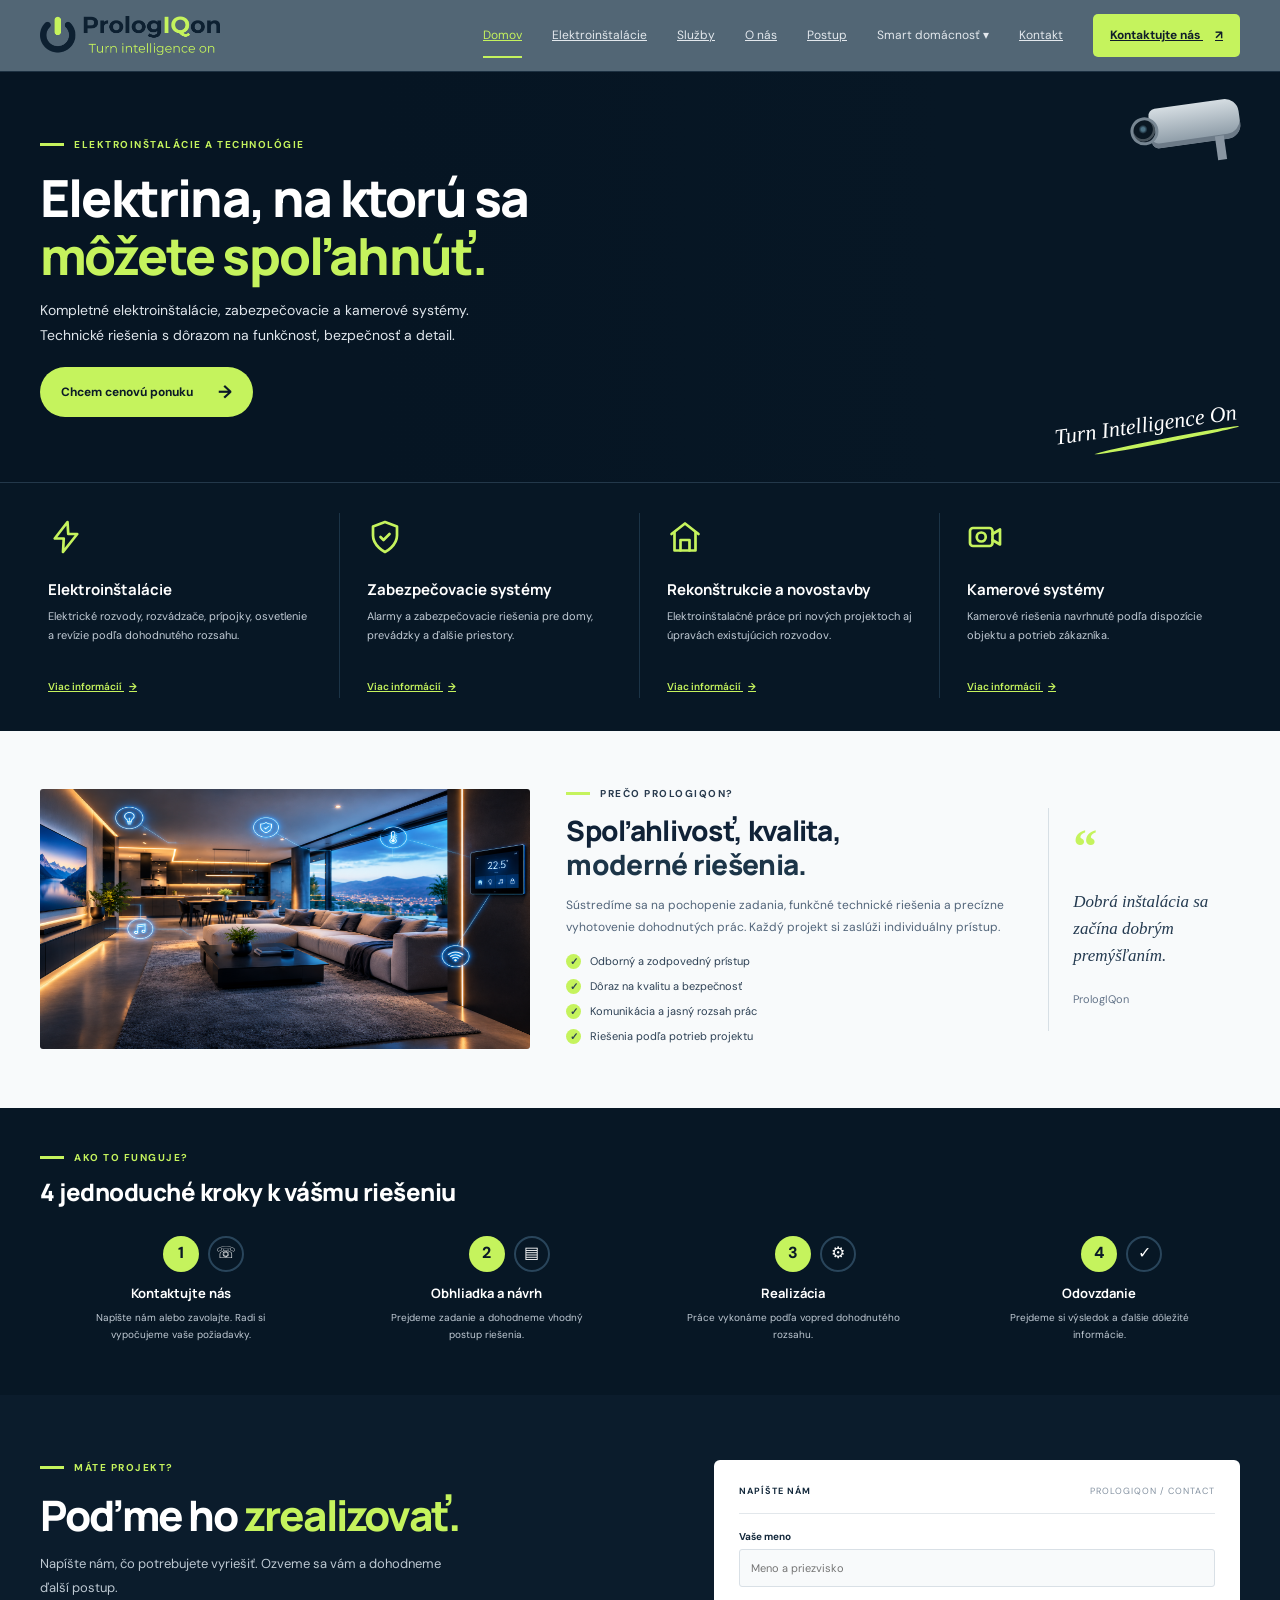
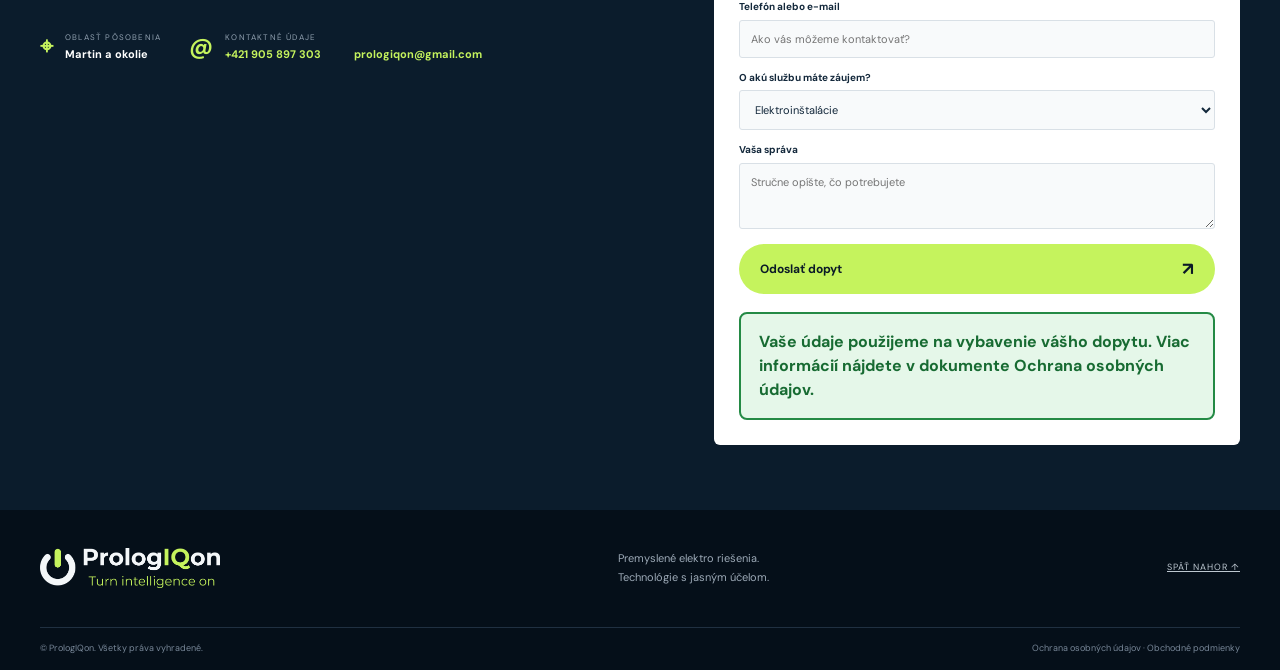
<file: index.html>
<!doctype html>
<html lang="sk">
<head>
<meta charset="utf-8">
<meta name="viewport" content="width=device-width, initial-scale=1">
<meta name="theme-color" content="#526675">
<link rel="icon" type="image/png" sizes="32x32" href="https://prologiqon.sk/favicon-32x32.png?v=2">
<meta name="description" content="PrologIQon – elektroinštalácie, zabezpečovacie a kamerové systémy. Martin a okolie.">
<title>PrologIQon | Elektroinštalácie a technológie</title>
<link rel="stylesheet" href="styles.css?v=2">

<style>
/* Jednotné SVG piktogramy v sekcii Služby */
.service .line-icon {
  display: flex;
  align-items: center;
  justify-content: flex-start;
  height: 48px;
  margin-bottom: 18px;
  color: #C5F35D;
}
.service .line-icon svg {
  display: block;
  width: 36px;
  height: 36px;
  stroke: currentColor;
  fill: none;
  stroke-width: 1.8;
  stroke-linecap: round;
  stroke-linejoin: round;
}

/* ROZBAĽOVACIA PONUKA SMART DOMÁCNOSŤ */
.smart-nav-dropdown {
  position: relative;
}

.smart-nav-toggle {
  appearance: none;
  -webkit-appearance: none;
  display: inline-block;
  margin: 0;
  padding: 0;
  border: 0;
  background: transparent;
  color: #e3e8ed;
  font: inherit;
  text-decoration: none;
  white-space: nowrap;
  cursor: pointer;
}

.smart-nav-toggle:hover {
  color: #C5F35D;
}

.smart-nav-toggle::after {
  content: " ▾";
  font-size: 12px;
}

.smart-nav-toggle[aria-expanded="true"]::after {
  content: " ▴";
}

.smart-nav-submenu {
  display: none;
  position: absolute;
  top: 100%;
  left: 0;
  z-index: 10000;
  min-width: 245px;
  padding: 8px;
  margin-top: 10px;
  background: #0d2031;
  border: 1px solid rgba(197, 243, 93, 0.35);
  border-radius: 8px;
  box-shadow: 0 10px 25px rgba(0, 0, 0, 0.25);
  flex-direction: column;
  gap: 2px;
}

.smart-nav-submenu[hidden] {
  display: none !important;
}

.smart-nav-submenu:not([hidden]) {
  display: flex;
}

.smart-nav-submenu a {
  display: block;
  padding: 11px 13px;
  color: #ffffff;
  text-decoration: none;
  font-size: 14px;
  line-height: 1.4;
  border-radius: 5px;
  white-space: nowrap;
}

.smart-nav-submenu a:hover,
.smart-nav-submenu a:focus {
  background: rgba(197, 243, 93, 0.12);
  color: #C5F35D;
}

@media (max-width: 768px) {
  .smart-nav-dropdown {
    width: 100%;
  }

  .smart-nav-toggle {
    display: block;
    width: 100%;
    padding: 12px 0;
    text-align: left;
  }

  .smart-nav-submenu {
    position: static;
    min-width: 0;
    width: 100%;
    margin-top: 0;
    margin-bottom: 8px;
    box-sizing: border-box;
    box-shadow: none;
  }

  .smart-nav-submenu a {
    white-space: normal;
  }
}
</style>
</head>
<body>

<header class="site-header">
  <div class="wrap nav">
    <a class="brand" href="#domov">
      <img src="prologiqon%20logo%20final.png" alt="PrologIQon">
    </a>
    <button class="menu" aria-label="Otvoriť menu" aria-expanded="false">
      <i></i><i></i><i></i>
    </button>
    <nav class="links">
      <a class="active" href="#domov">Domov</a>
      <a href="elektroinstalacie.html">Elektroinštalácie</a>
      <a href="#sluzby">Služby</a>
      <a href="#onas">O nás</a>
      <a href="#postup">Postup</a>

      <div class="smart-nav-dropdown">
        <button
          type="button"
          class="smart-nav-toggle"
          aria-expanded="false"
          aria-controls="smart-nav-submenu"
        >
          Smart domácnosť
        </button>

        <div class="smart-nav-submenu" id="smart-nav-submenu" hidden>
          <a href="smart-domacnost.html">Prehľad Smart domácnosti</a>
          <a href="smart-osvetlenie.html">Inteligentné osvetlenie</a>
          <a href="smart-kamery.html">Zabezpečenie a kamery</a>
          <a href="smart-unik-vody.html">Ochrana pred únikom vody</a>
          <a href="smart-garaz.html">Inteligentná garáž</a>
        </div>
      </div>

      <a href="#kontakt">Kontakt</a>
      <a class="nav-call" href="#kontakt">Kontaktujte nás <b>↗</b></a>
    </nav>
  </div>
</header>

<main>
<section class="hero" id="domov">
  <div class="hero-photo" role="img" aria-label="Moderný rodinný dom večer"></div>
  <div class="hero-shade"></div>
  <div class="wrap hero-inner">
    <div class="hero-copy">
      <div class="eyebrow"><span></span> ELEKTROINŠTALÁCIE A TECHNOLÓGIE</div>
      <h1>Elektrina, na ktorú sa <em>môžete spoľahnúť.</em></h1>
      <p>Kompletné elektroinštalácie, zabezpečovacie a kamerové systémy. Technické riešenia s dôrazom na funkčnosť, bezpečnosť a detail.</p>
      <a class="btn" href="#kontakt">Chcem cenovú ponuku <b>→</b></a>
    </div>
    <div class="hero-side">
      <div class="camera">
        <div class="camera-lens"></div>
        <div class="camera-body"></div>
        <div class="camera-arm"></div>
      </div>
      <div class="handwritten">Turn Intelligence On<span></span></div>
    </div>
  </div>
</section>

<section class="service-strip" id="sluzby">
  <div class="wrap service-grid">
    <article class="service">
      <div class="line-icon" aria-hidden="true">
        <svg viewBox="0 0 24 24">
          <path d="M13 2 4.5 13h6l-.5 9L19.5 10h-6L13 2Z"/>
        </svg>
      </div>
      <h2>Elektroinštalácie</h2>
      <p>Elektrické rozvody, rozvádzače, prípojky, osvetlenie a revízie podľa dohodnutého rozsahu.</p>
      <a href="#kontakt">Viac informácií <b>→</b></a>
    </article>
    <article class="service">
      <div class="line-icon" aria-hidden="true">
        <svg viewBox="0 0 24 24">
          <path d="M12 22s8-4 8-11V5l-8-3-8 3v6c0 7 8 11 8 11Z"/>
          <path d="m9 12 2 2 4-4"/>
        </svg>
      </div>
      <h2>Zabezpečovacie systémy</h2>
      <p>Alarmy a zabezpečovacie riešenia pre domy, prevádzky a ďalšie priestory.</p>
      <a href="#kontakt">Viac informácií <b>→</b></a>
    </article>
    <article class="service">
      <div class="line-icon" aria-hidden="true">
        <svg viewBox="0 0 24 24">
          <path d="m3 10 9-7 9 7"/>
          <path d="M5 9v12h14V9"/>
          <path d="M9 21v-7h6v7"/>
        </svg>
      </div>
      <h2>Rekonštrukcie a novostavby</h2>
      <p>Elektroinštalačné práce pri nových projektoch aj úpravách existujúcich rozvodov.</p>
      <a href="#kontakt">Viac informácií <b>→</b></a>
    </article>
    <article class="service">
      <div class="line-icon" aria-hidden="true">
        <svg viewBox="0 0 24 24">
          <path d="M2 8a2 2 0 0 1 2-2h11a2 2 0 0 1 2 2v8a2 2 0 0 1-2 2H4a2 2 0 0 1-2-2V8Z"/>
          <path d="m17 10 5-3v10l-5-3"/>
          <circle cx="9.5" cy="12" r="3"/>
        </svg>
      </div>
      <h2>Kamerové systémy</h2>
      <p>Kamerové riešenia navrhnuté podľa dispozície objektu a potrieb zákazníka.</p>
      <a href="#kontakt">Viac informácií <b>→</b></a>
    </article>
  </div>
</section>

<section class="about" id="onas">
  <div class="wrap about-grid">
    <div class="work-photo">
      <div class="photo-label">DETAILY, NA KTORÝCH ZÁLEŽÍ <span>PROLOGIQON / 01</span></div>
      <div class="electric-panel">
        <div class="panel-top"><span>POWER / CONTROL</span><i></i></div>
        <div class="panel-row">
          <b></b><b></b><b></b><b></b><b></b><b></b>
        </div>
        <div class="panel-wires"><i></i><i></i><i></i><i></i></div>
        <div class="panel-bottom">DISTRIBUTION SYSTEM</div>
      </div>
    </div>
    <div class="about-copy">
      <div class="eyebrow dark"><span></span> PREČO PROLOGIQON?</div>
      <h2>Spoľahlivosť, kvalita,<br><em>moderné riešenia.</em></h2>
      <p>Sústredíme sa na pochopenie zadania, funkčné technické riešenia a precízne vyhotovenie dohodnutých prác. Každý projekt si zaslúži individuálny prístup.</p>
      <ul>
        <li>Odborný a zodpovedný prístup</li>
        <li>Dôraz na kvalitu a bezpečnosť</li>
        <li>Komunikácia a jasný rozsah prác</li>
        <li>Riešenia podľa potrieb projektu</li>
      </ul>
    </div>
    <blockquote>
      <span>“</span>
      <p>Dobrá inštalácia sa začína dobrým premýšľaním.</p>
      <cite>PrologIQon</cite>
    </blockquote>
  </div>
</section>

<section class="steps" id="postup">
  <div class="wrap">
    <div class="eyebrow"><span></span> AKO TO FUNGUJE?</div>
    <h2>4 jednoduché kroky k vášmu riešeniu</h2>
    <div class="steps-grid">
      <article>
        <div class="step-number">1</div>
        <div class="step-icon">☏</div>
        <h3>Kontaktujte nás</h3>
        <p>Napíšte nám alebo zavolajte. Radi si vypočujeme vaše požiadavky.</p>
      </article>
      <article>
        <div class="step-number">2</div>
        <div class="step-icon">▤</div>
        <h3>Obhliadka a návrh</h3>
        <p>Prejdeme zadanie a dohodneme vhodný postup riešenia.</p>
      </article>
      <article>
        <div class="step-number">3</div>
        <div class="step-icon">⚙</div>
        <h3>Realizácia</h3>
        <p>Práce vykonáme podľa vopred dohodnutého rozsahu.</p>
      </article>
      <article>
        <div class="step-number">4</div>
        <div class="step-icon">✓</div>
        <h3>Odovzdanie</h3>
        <p>Prejdeme si výsledok a ďalšie dôležité informácie.</p>
      </article>
    </div>
  </div>
</section>

<section class="contact" id="kontakt">
  <div class="wrap contact-grid">
    <div>
      <div class="eyebrow"><span></span> MÁTE PROJEKT?</div>
      <h2>Poďme ho <em>zrealizovať.</em></h2>
      <p>Napíšte nám, čo potrebujete vyriešiť. Ozveme sa vám a dohodneme ďalší postup.</p>
      <div class="contact-facts">
        <div>
          <b>⌖</b>
          <span>
            <small>OBLASŤ PÔSOBENIA</small>
            <strong>Martin a okolie</strong>
          </span>
        </div>
        <div>
          <b>@</b>
          <span>
            <small>KONTAKTNÉ ÚDAJE</small>
            <strong>
              <a href="tel:+421905897303">+421 905 897 303</a>
              <a href="mailto:prologiqon@gmail.com">prologiqon@gmail.com</a>
            </strong>
          </span>
        </div>
      </div>
    </div>

    <form id="contact-form">
      <input type="hidden" name="access_key" value="d778e264-7744-4181-adea-b26a5d6d48b6">
      <div class="form-head">
        <b>NAPÍŠTE NÁM</b>
        <span>PROLOGIQON / CONTACT</span>
      </div>

      <label for="name">Vaše meno</label>
      <input id="name" name="name" required placeholder="Meno a priezvisko">

      <label for="reply">Telefón alebo e-mail</label>
      <input id="reply" name="reply" required placeholder="Ako vás môžeme kontaktovať?">

      <label for="kind">O akú službu máte záujem?</label>
      <select id="kind" name="kind">
        <option>Elektroinštalácie</option>
        <option>Zabezpečovacie systémy</option>
        <option>Kamerové systémy</option>
        <option>Rekonštrukcia / novostavba</option>
        <option>Iné</option>
      </select>

      <label for="message">Vaša správa</label>
      <textarea id="message" name="message" rows="3" placeholder="Stručne opíšte, čo potrebujete"></textarea>

      <button class="btn" type="submit">Odoslať dopyt <b>↗</b></button>

      <p class="form-note" id="form-note">
        Vaše údaje použijeme na vybavenie vášho dopytu.
        Viac informácií nájdete v dokumente
        <a href="ochrana-osobnych-udajov.html" target="_blank" rel="noopener">Ochrana osobných údajov</a>.
      </p>
    </form>
  </div>
</section>
</main>

<footer>
  <div class="wrap footer-top">
    <a class="brand footer-logo" href="#domov">
      <img src="prologiqon%20logo%20final%20web.png" alt="PrologIQon">
    </a>
    <p>Premyslené elektro riešenia.<br>Technológie s jasným účelom.</p>
    <a href="#domov">SPÄŤ NAHOR ↑</a>
  </div>

  <div class="wrap footer-bottom">
    <span>© <span id="year"></span> PrologIQon. Všetky práva vyhradené.</span>
    <span>
      <a href="ochrana-osobnych-udajov.html">Ochrana osobných údajov</a>
      · Obchodné podmienky
    </span>
  </div>
</footer>

<script src="script.js"></script>
</body>
</html>
</file>
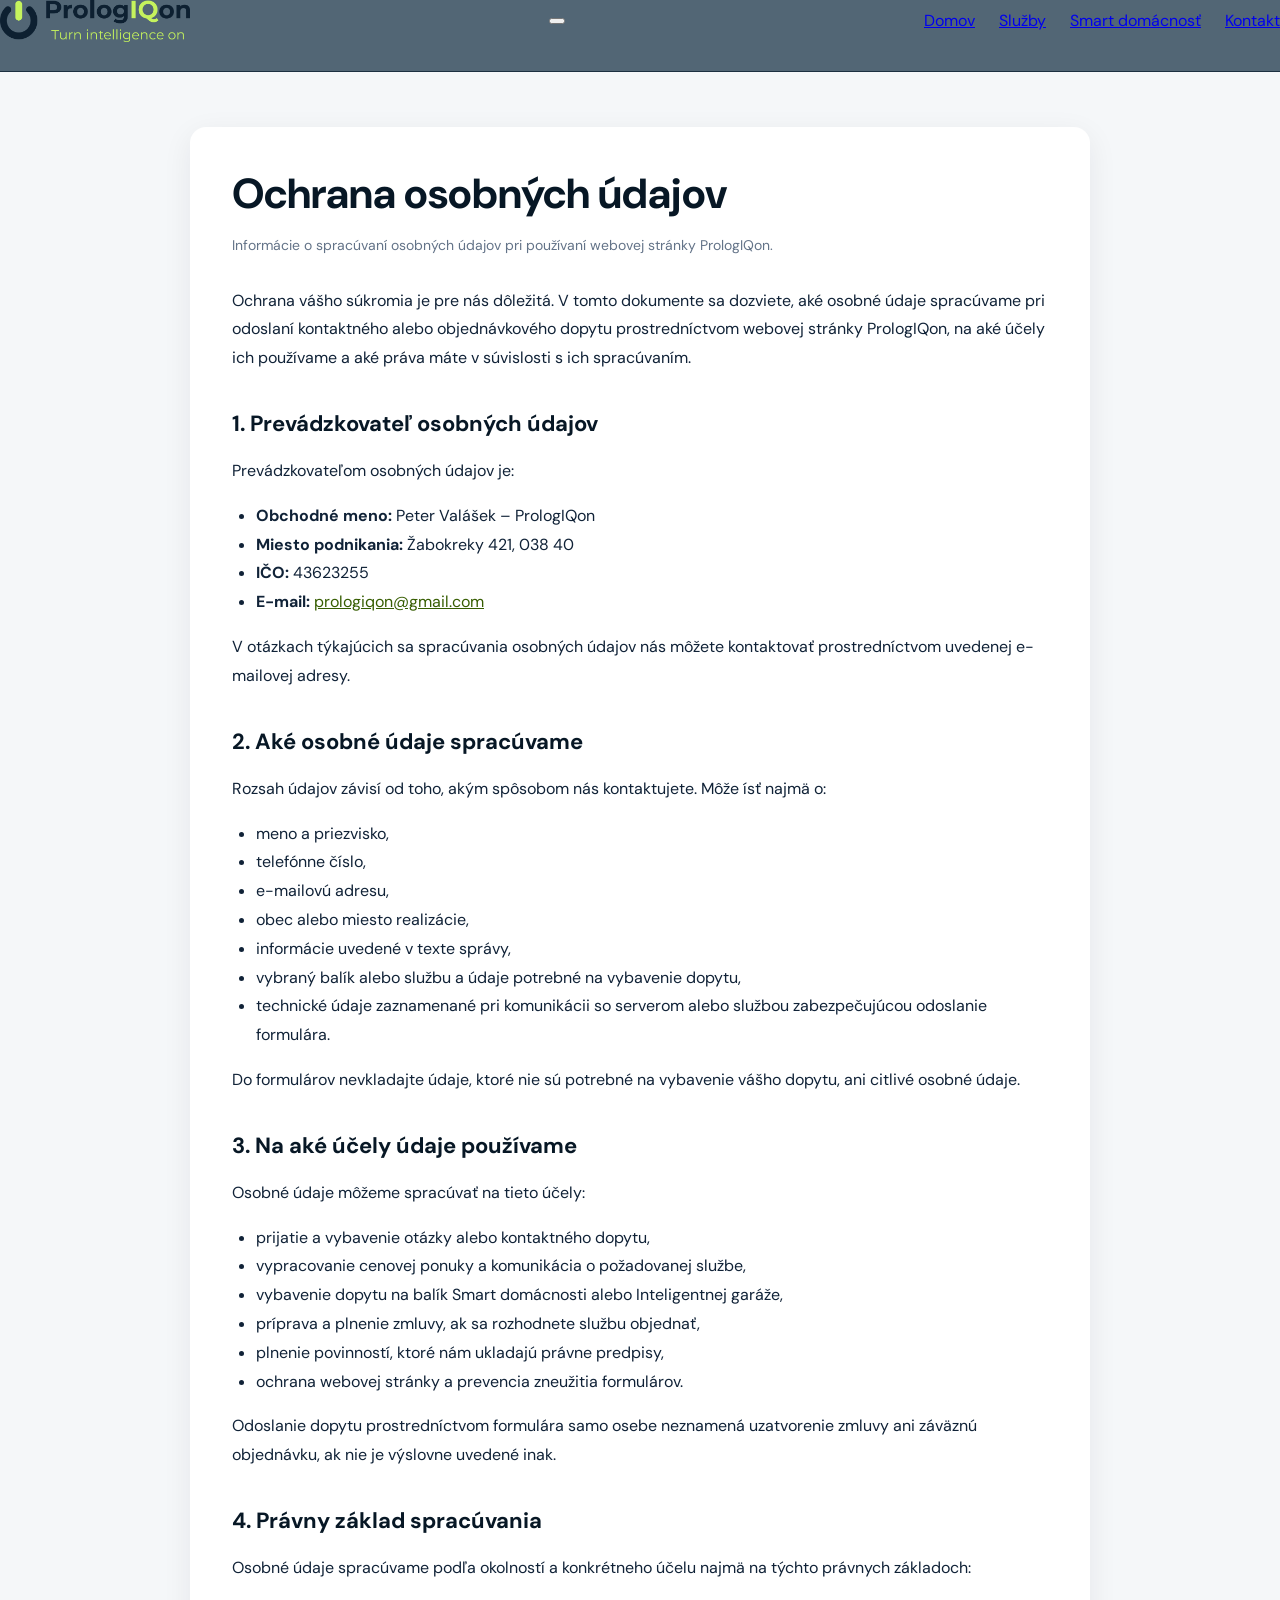
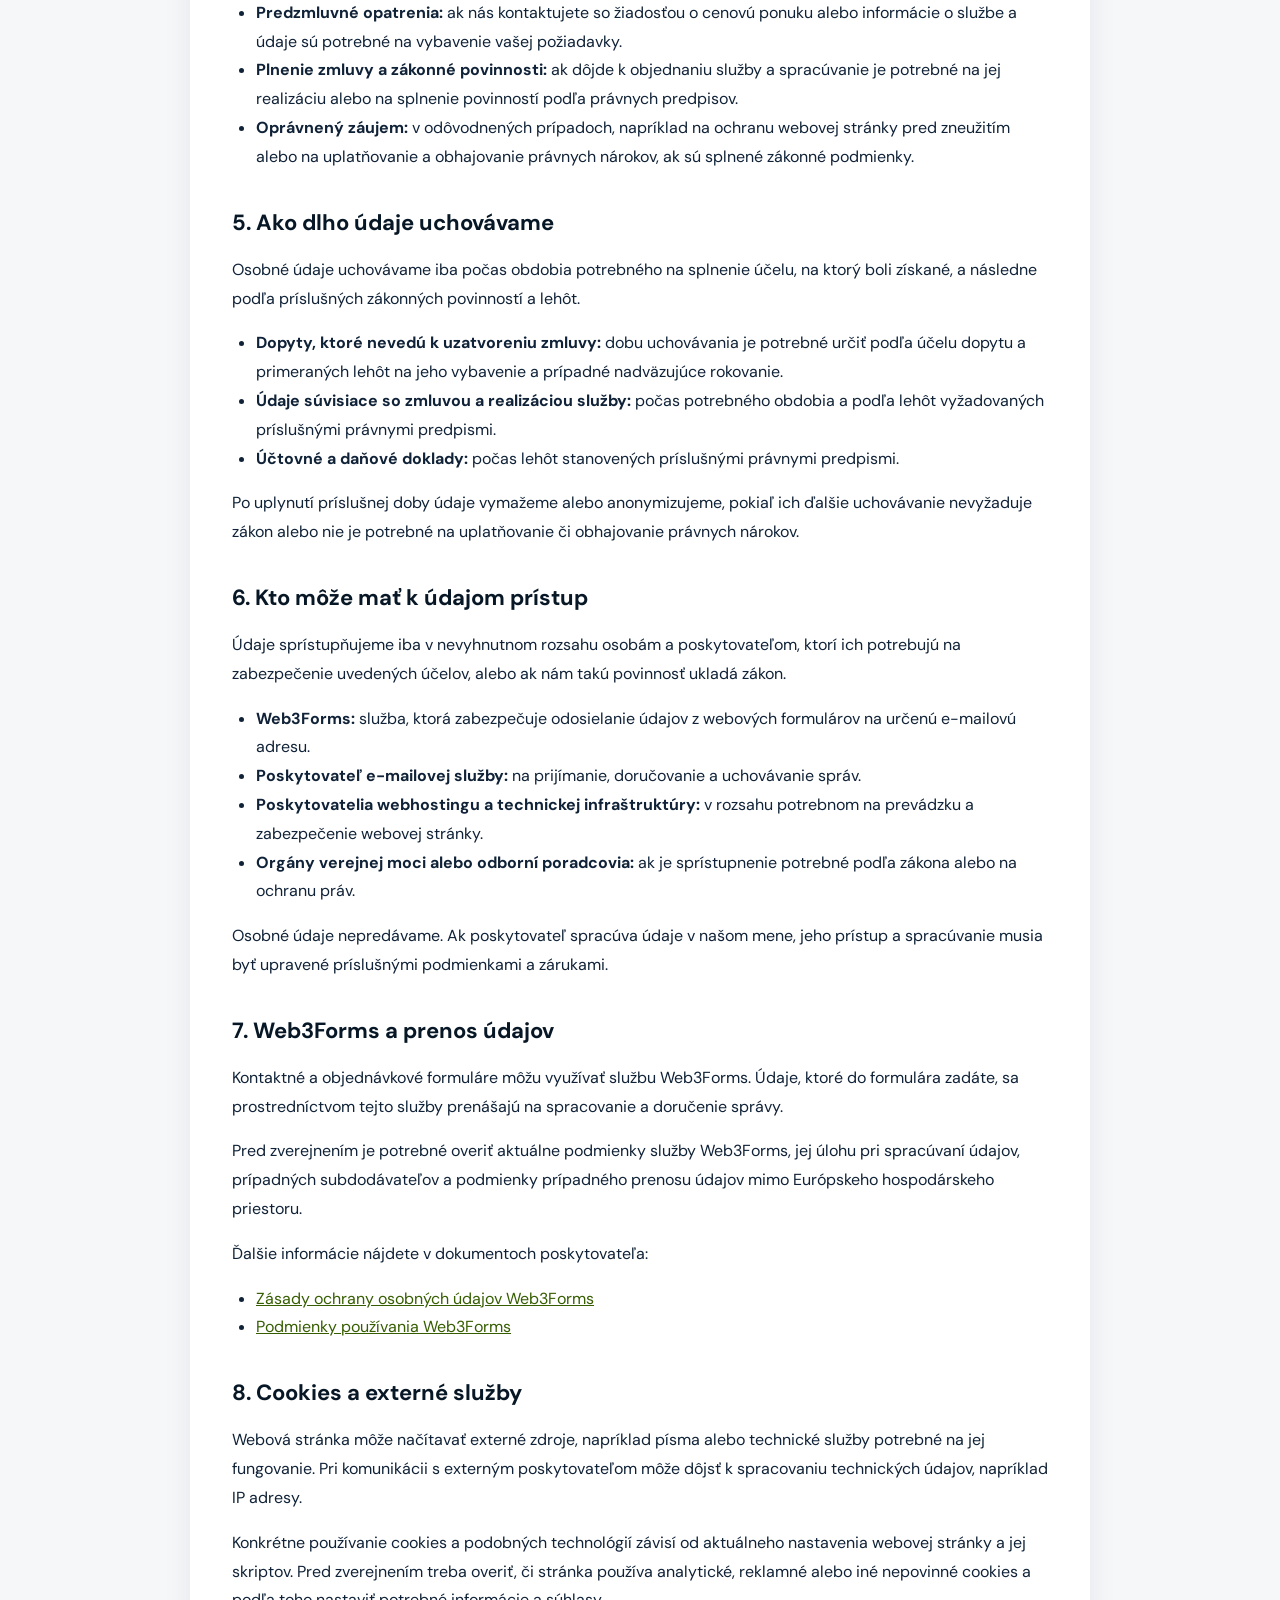
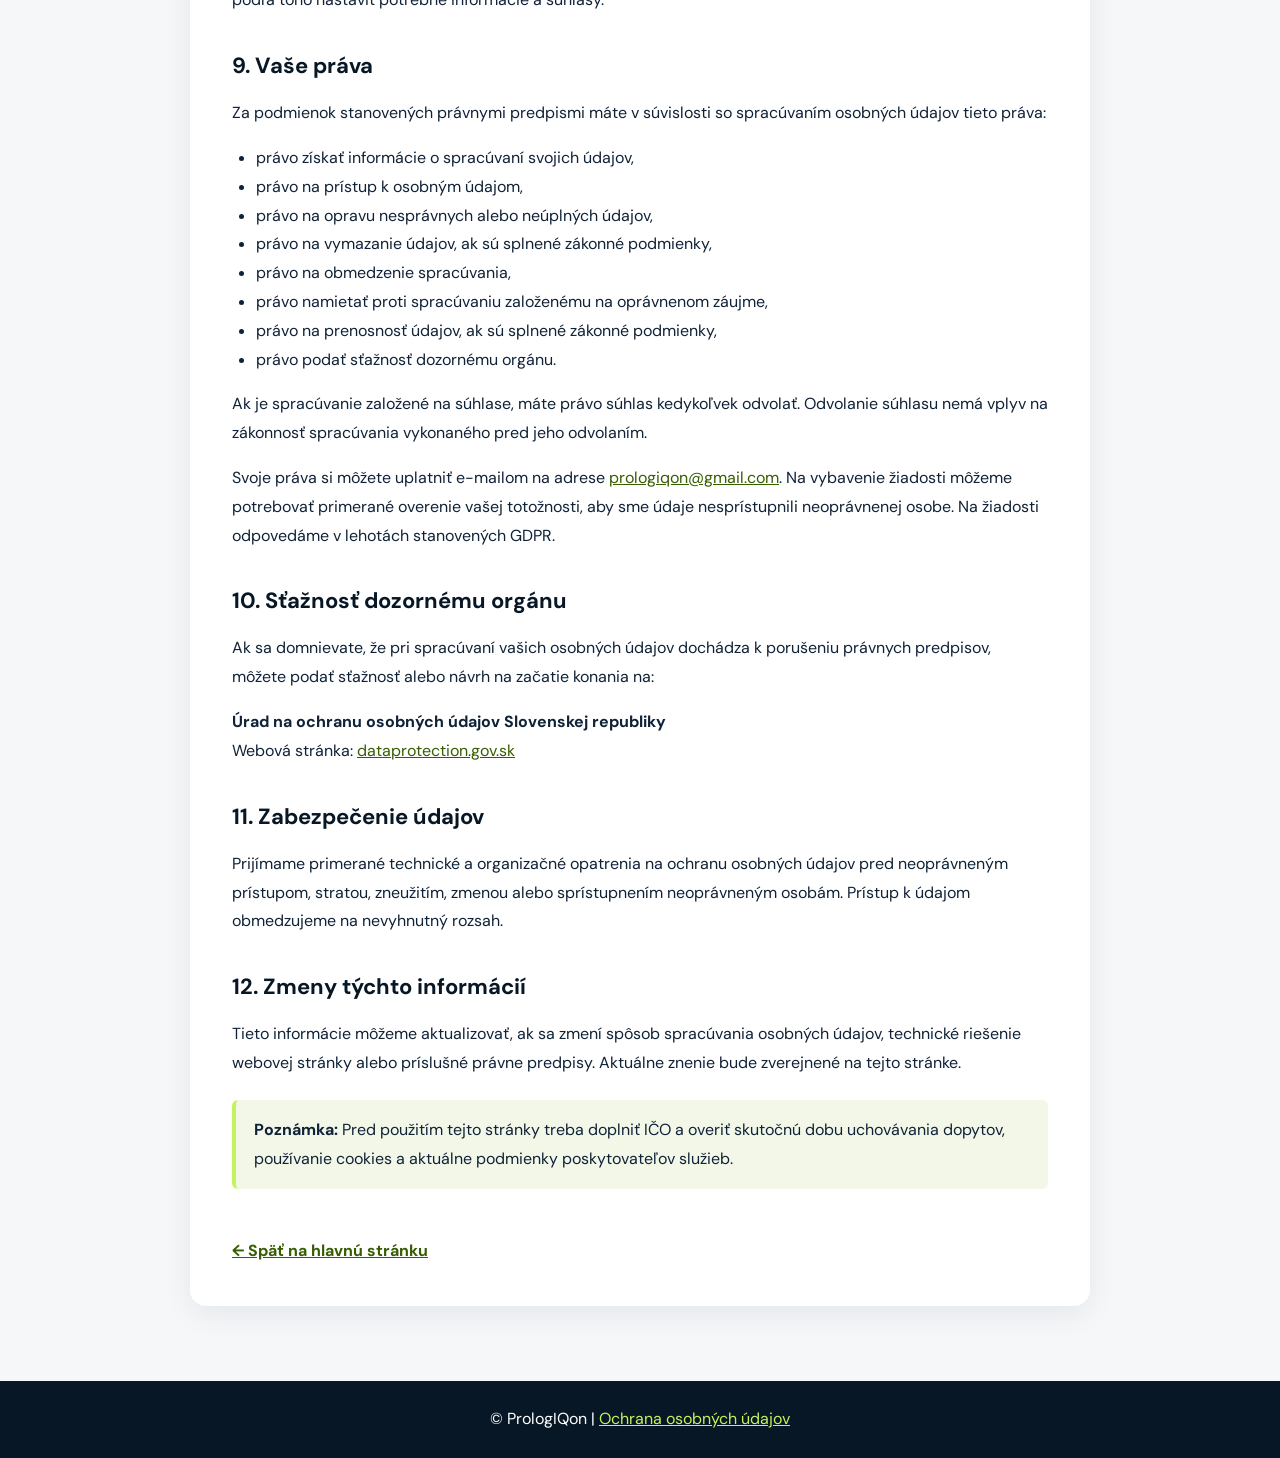
<file: ochrana-osobnych-udajov.html>
<!DOCTYPE html>
<html lang="sk">
<head>
  <meta charset="UTF-8">
  <meta name="viewport" content="width=device-width, initial-scale=1.0">
  <meta name="theme-color" content="#071725">

  <title>Ochrana osobných údajov | PrologIQon</title>

  <meta name="description" content="Informácie o spracúvaní a ochrane osobných údajov pri používaní webovej stránky PrologIQon a odosielaní kontaktných a objednávkových dopytov.">

  <link rel="stylesheet" href="styles.css">

  <style>
    /* Hlavička – úpravy platia iba pre túto stránku */
    .privacy-page-header .container {
      display: flex;
      align-items: center;
      justify-content: space-between;
      gap: 24px;
    }

    .privacy-page-header .logo {
      display: inline-flex;
      align-items: center;
      flex: 0 1 auto;
      min-width: 0;
    }

    .privacy-page-header .logo img {
      display: block;
      width: 190px;
      max-width: 100%;
      height: auto;
      object-fit: contain;
    }

    .privacy-page-header .main-nav {
      display: flex;
      align-items: center;
      gap: 24px;
    }

    .privacy-page {
      background: #f5f7f9;
      color: #102237;
      min-height: 70vh;
      padding: 55px 20px 75px;
    }

    .privacy-container {
      max-width: 900px;
      margin: 0 auto;
      background: #fff;
      padding: 42px;
      border-radius: 16px;
      box-shadow: 0 8px 30px rgba(7, 23, 37, 0.07);
    }

    .privacy-container h1 {
      color: #071725;
      font-size: clamp(30px, 5vw, 42px);
      line-height: 1.2;
      margin: 0 0 12px;
    }

    .privacy-container h2 {
      color: #071725;
      font-size: 22px;
      margin: 34px 0 12px;
    }

    .privacy-container p,
    .privacy-container li {
      font-size: 16px;
      line-height: 1.8;
    }

    .privacy-container ul {
      padding-left: 24px;
    }

    .privacy-container a {
      color: #365d00;
      text-decoration: underline;
      overflow-wrap: anywhere;
    }

    .privacy-updated {
      color: #637388;
      font-size: 14px !important;
      margin-bottom: 28px;
    }

    .privacy-note {
      background: #f2f7e8;
      border-left: 4px solid #c5f35d;
      padding: 16px 18px;
      border-radius: 6px;
      margin: 22px 0;
    }

    .privacy-back {
      display: inline-block;
      margin-top: 28px;
      font-weight: 700;
    }

    .privacy-page-footer {
      background: #071725;
      color: #fff;
      padding: 24px 20px;
    }

    .privacy-page-footer .container {
      max-width: 1200px;
      margin: 0 auto;
      text-align: center;
    }

    .privacy-page-footer p {
      margin: 0;
      line-height: 1.8;
    }

    .privacy-page-footer a {
      color: #c5f35d;
    }

    @media (max-width: 768px) {
      .privacy-page-header .logo img {
        width: 160px;
      }

      .privacy-page-header .container {
        gap: 12px;
      }

      .privacy-page-header .main-nav {
        gap: 14px;
      }
    }

    @media (max-width: 600px) {
      .privacy-page {
        padding: 25px 12px 40px;
      }

      .privacy-container {
        padding: 24px 18px;
        border-radius: 12px;
      }

      .privacy-container h2 {
        font-size: 20px;
      }

      .privacy-container p,
      .privacy-container li {
        font-size: 15px;
      }

      .privacy-page-header .logo img {
        width: 145px;
      }
    }
  </style>
</head>

<body>

  <header class="site-header privacy-page-header">
    <div class="container">
      <a href="index.html" class="logo" aria-label="PrologIQon – úvodná stránka">
        <img
          src="prologiqon%20logo%20final.png"
          alt="PrologIQon"
        >
      </a>

      <button
        class="menu-toggle"
        type="button"
        aria-label="Otvoriť navigáciu"
        aria-expanded="false"
      >
        <span></span>
        <span></span>
        <span></span>
      </button>

      <nav class="main-nav" aria-label="Hlavná navigácia">
        <a href="index.html">Domov</a>
        <a href="index.html#sluzby">Služby</a>
        <a href="smart-domacnost.html">Smart domácnosť</a>
        <a href="index.html#kontakt">Kontakt</a>
      </nav>
    </div>
  </header>

  <main class="privacy-page">
    <article class="privacy-container">

      <h1>Ochrana osobných údajov</h1>

      <p class="privacy-updated">
        Informácie o spracúvaní osobných údajov pri používaní webovej stránky PrologIQon.
      </p>

      <p>
        Ochrana vášho súkromia je pre nás dôležitá. V tomto dokumente sa
        dozviete, aké osobné údaje spracúvame pri odoslaní kontaktného
        alebo objednávkového dopytu prostredníctvom webovej stránky
        PrologIQon, na aké účely ich používame a aké práva máte v súvislosti
        s ich spracúvaním.
      </p>

      <h2>1. Prevádzkovateľ osobných údajov</h2>

      <p>Prevádzkovateľom osobných údajov je:</p>

      <ul>
        <li><strong>Obchodné meno:</strong> Peter Valášek – PrologIQon</li>
        <li><strong>Miesto podnikania:</strong> Žabokreky 421, 038 40</li>
        <li><strong>IČO:</strong> 43623255</li>
        <li>
          <strong>E-mail:</strong>
          <a href="mailto:prologiqon@gmail.com">prologiqon@gmail.com</a>
        </li>
      </ul>

      <p>
        V otázkach týkajúcich sa spracúvania osobných údajov nás môžete
        kontaktovať prostredníctvom uvedenej e-mailovej adresy.
      </p>

      <h2>2. Aké osobné údaje spracúvame</h2>

      <p>
        Rozsah údajov závisí od toho, akým spôsobom nás kontaktujete.
        Môže ísť najmä o:
      </p>

      <ul>
        <li>meno a priezvisko,</li>
        <li>telefónne číslo,</li>
        <li>e-mailovú adresu,</li>
        <li>obec alebo miesto realizácie,</li>
        <li>informácie uvedené v texte správy,</li>
        <li>vybraný balík alebo službu a údaje potrebné na vybavenie dopytu,</li>
        <li>technické údaje zaznamenané pri komunikácii so serverom alebo službou zabezpečujúcou odoslanie formulára.</li>
      </ul>

      <p>
        Do formulárov nevkladajte údaje, ktoré nie sú potrebné na vybavenie
        vášho dopytu, ani citlivé osobné údaje.
      </p>

      <h2>3. Na aké účely údaje používame</h2>

      <p>Osobné údaje môžeme spracúvať na tieto účely:</p>

      <ul>
        <li>prijatie a vybavenie otázky alebo kontaktného dopytu,</li>
        <li>vypracovanie cenovej ponuky a komunikácia o požadovanej službe,</li>
        <li>vybavenie dopytu na balík Smart domácnosti alebo Inteligentnej garáže,</li>
        <li>príprava a plnenie zmluvy, ak sa rozhodnete službu objednať,</li>
        <li>plnenie povinností, ktoré nám ukladajú právne predpisy,</li>
        <li>ochrana webovej stránky a prevencia zneužitia formulárov.</li>
      </ul>

      <p>
        Odoslanie dopytu prostredníctvom formulára samo osebe neznamená
        uzatvorenie zmluvy ani záväznú objednávku, ak nie je výslovne
        uvedené inak.
      </p>

      <h2>4. Právny základ spracúvania</h2>

      <p>
        Osobné údaje spracúvame podľa okolností a konkrétneho účelu
        najmä na týchto právnych základoch:
      </p>

      <ul>
        <li>
          <strong>Predzmluvné opatrenia:</strong> ak nás kontaktujete
          so žiadosťou o cenovú ponuku alebo informácie o službe a údaje
          sú potrebné na vybavenie vašej požiadavky.
        </li>
        <li>
          <strong>Plnenie zmluvy a zákonné povinnosti:</strong> ak dôjde
          k objednaniu služby a spracúvanie je potrebné na jej realizáciu
          alebo na splnenie povinností podľa právnych predpisov.
        </li>
        <li>
          <strong>Oprávnený záujem:</strong> v odôvodnených prípadoch,
          napríklad na ochranu webovej stránky pred zneužitím alebo
          na uplatňovanie a obhajovanie právnych nárokov, ak sú splnené
          zákonné podmienky.
        </li>
      </ul>

      <h2>5. Ako dlho údaje uchovávame</h2>

      <p>
        Osobné údaje uchovávame iba počas obdobia potrebného na splnenie
        účelu, na ktorý boli získané, a následne podľa príslušných
        zákonných povinností a lehôt.
      </p>

      <ul>
        <li>
          <strong>Dopyty, ktoré nevedú k uzatvoreniu zmluvy:</strong>
          dobu uchovávania je potrebné určiť podľa účelu dopytu a
          primeraných lehôt na jeho vybavenie a prípadné nadväzujúce
          rokovanie.
        </li>
        <li>
          <strong>Údaje súvisiace so zmluvou a realizáciou služby:</strong>
          počas potrebného obdobia a podľa lehôt vyžadovaných príslušnými
          právnymi predpismi.
        </li>
        <li>
          <strong>Účtovné a daňové doklady:</strong> počas lehôt stanovených
          príslušnými právnymi predpismi.
        </li>
      </ul>

      <p>
        Po uplynutí príslušnej doby údaje vymažeme alebo anonymizujeme,
        pokiaľ ich ďalšie uchovávanie nevyžaduje zákon alebo nie je
        potrebné na uplatňovanie či obhajovanie právnych nárokov.
      </p>

      <h2>6. Kto môže mať k údajom prístup</h2>

      <p>
        Údaje sprístupňujeme iba v nevyhnutnom rozsahu osobám a
        poskytovateľom, ktorí ich potrebujú na zabezpečenie uvedených
        účelov, alebo ak nám takú povinnosť ukladá zákon.
      </p>

      <ul>
        <li>
          <strong>Web3Forms:</strong> služba, ktorá zabezpečuje odosielanie
          údajov z webových formulárov na určenú e-mailovú adresu.
        </li>
        <li>
          <strong>Poskytovateľ e-mailovej služby:</strong> na prijímanie,
          doručovanie a uchovávanie správ.
        </li>
        <li>
          <strong>Poskytovatelia webhostingu a technickej infraštruktúry:</strong>
          v rozsahu potrebnom na prevádzku a zabezpečenie webovej stránky.
        </li>
        <li>
          <strong>Orgány verejnej moci alebo odborní poradcovia:</strong>
          ak je sprístupnenie potrebné podľa zákona alebo na ochranu práv.
        </li>
      </ul>

      <p>
        Osobné údaje nepredávame. Ak poskytovateľ spracúva údaje v našom
        mene, jeho prístup a spracúvanie musia byť upravené príslušnými
        podmienkami a zárukami.
      </p>

      <h2>7. Web3Forms a prenos údajov</h2>

      <p>
        Kontaktné a objednávkové formuláre môžu využívať službu Web3Forms.
        Údaje, ktoré do formulára zadáte, sa prostredníctvom tejto služby
        prenášajú na spracovanie a doručenie správy.
      </p>

      <p>
        Pred zverejnením je potrebné overiť aktuálne podmienky služby
        Web3Forms, jej úlohu pri spracúvaní údajov, prípadných
        subdodávateľov a podmienky prípadného prenosu údajov mimo
        Európskeho hospodárskeho priestoru.
      </p>

      <p>Ďalšie informácie nájdete v dokumentoch poskytovateľa:</p>

      <ul>
        <li>
          <a href="https://web3forms.com/privacy" target="_blank" rel="noopener noreferrer">
            Zásady ochrany osobných údajov Web3Forms
          </a>
        </li>
        <li>
          <a href="https://web3forms.com/terms" target="_blank" rel="noopener noreferrer">
            Podmienky používania Web3Forms
          </a>
        </li>
      </ul>

      <h2>8. Cookies a externé služby</h2>

      <p>
        Webová stránka môže načítavať externé zdroje, napríklad písma
        alebo technické služby potrebné na jej fungovanie. Pri komunikácii
        s externým poskytovateľom môže dôjsť k spracovaniu technických
        údajov, napríklad IP adresy.
      </p>

      <p>
        Konkrétne používanie cookies a podobných technológií závisí
        od aktuálneho nastavenia webovej stránky a jej skriptov.
        Pred zverejnením treba overiť, či stránka používa analytické,
        reklamné alebo iné nepovinné cookies a podľa toho nastaviť
        potrebné informácie a súhlasy.
      </p>

      <h2>9. Vaše práva</h2>

      <p>
        Za podmienok stanovených právnymi predpismi máte v súvislosti
        so spracúvaním osobných údajov tieto práva:
      </p>

      <ul>
        <li>právo získať informácie o spracúvaní svojich údajov,</li>
        <li>právo na prístup k osobným údajom,</li>
        <li>právo na opravu nesprávnych alebo neúplných údajov,</li>
        <li>právo na vymazanie údajov, ak sú splnené zákonné podmienky,</li>
        <li>právo na obmedzenie spracúvania,</li>
        <li>právo namietať proti spracúvaniu založenému na oprávnenom záujme,</li>
        <li>právo na prenosnosť údajov, ak sú splnené zákonné podmienky,</li>
        <li>právo podať sťažnosť dozornému orgánu.</li>
      </ul>

      <p>
        Ak je spracúvanie založené na súhlase, máte právo súhlas kedykoľvek
        odvolať. Odvolanie súhlasu nemá vplyv na zákonnosť spracúvania
        vykonaného pred jeho odvolaním.
      </p>

      <p>
        Svoje práva si môžete uplatniť e-mailom na adrese
        <a href="mailto:prologiqon@gmail.com">prologiqon@gmail.com</a>.
        Na vybavenie žiadosti môžeme potrebovať primerané overenie vašej
        totožnosti, aby sme údaje nesprístupnili neoprávnenej osobe.
        Na žiadosti odpovedáme v lehotách stanovených GDPR.
      </p>

      <h2>10. Sťažnosť dozornému orgánu</h2>

      <p>
        Ak sa domnievate, že pri spracúvaní vašich osobných údajov
        dochádza k porušeniu právnych predpisov, môžete podať sťažnosť
        alebo návrh na začatie konania na:
      </p>

      <p>
        <strong>Úrad na ochranu osobných údajov Slovenskej republiky</strong><br>
        Webová stránka:
        <a href="https://dataprotection.gov.sk/" target="_blank" rel="noopener noreferrer">
          dataprotection.gov.sk
        </a>
      </p>

      <h2>11. Zabezpečenie údajov</h2>

      <p>
        Prijímame primerané technické a organizačné opatrenia na ochranu
        osobných údajov pred neoprávneným prístupom, stratou, zneužitím,
        zmenou alebo sprístupnením neoprávneným osobám.
        Prístup k údajom obmedzujeme na nevyhnutný rozsah.
      </p>

      <h2>12. Zmeny týchto informácií</h2>

      <p>
        Tieto informácie môžeme aktualizovať, ak sa zmení spôsob
        spracúvania osobných údajov, technické riešenie webovej stránky
        alebo príslušné právne predpisy. Aktuálne znenie bude zverejnené
        na tejto stránke.
      </p>

      <p class="privacy-note">
        <strong>Poznámka:</strong> Pred použitím tejto stránky treba
        doplniť IČO a overiť skutočnú dobu uchovávania dopytov,
        používanie cookies a aktuálne podmienky poskytovateľov služieb.
      </p>

      <a class="privacy-back" href="index.html">
        ← Späť na hlavnú stránku
      </a>

    </article>
  </main>

  <footer class="privacy-page-footer">
    <div class="container">
      <p>
        © PrologIQon |
        <a href="ochrana-osobnych-udajov.html">Ochrana osobných údajov</a>
      </p>
    </div>
  </footer>

  <script src="script.js"></script>

</body>
</html>
</file>
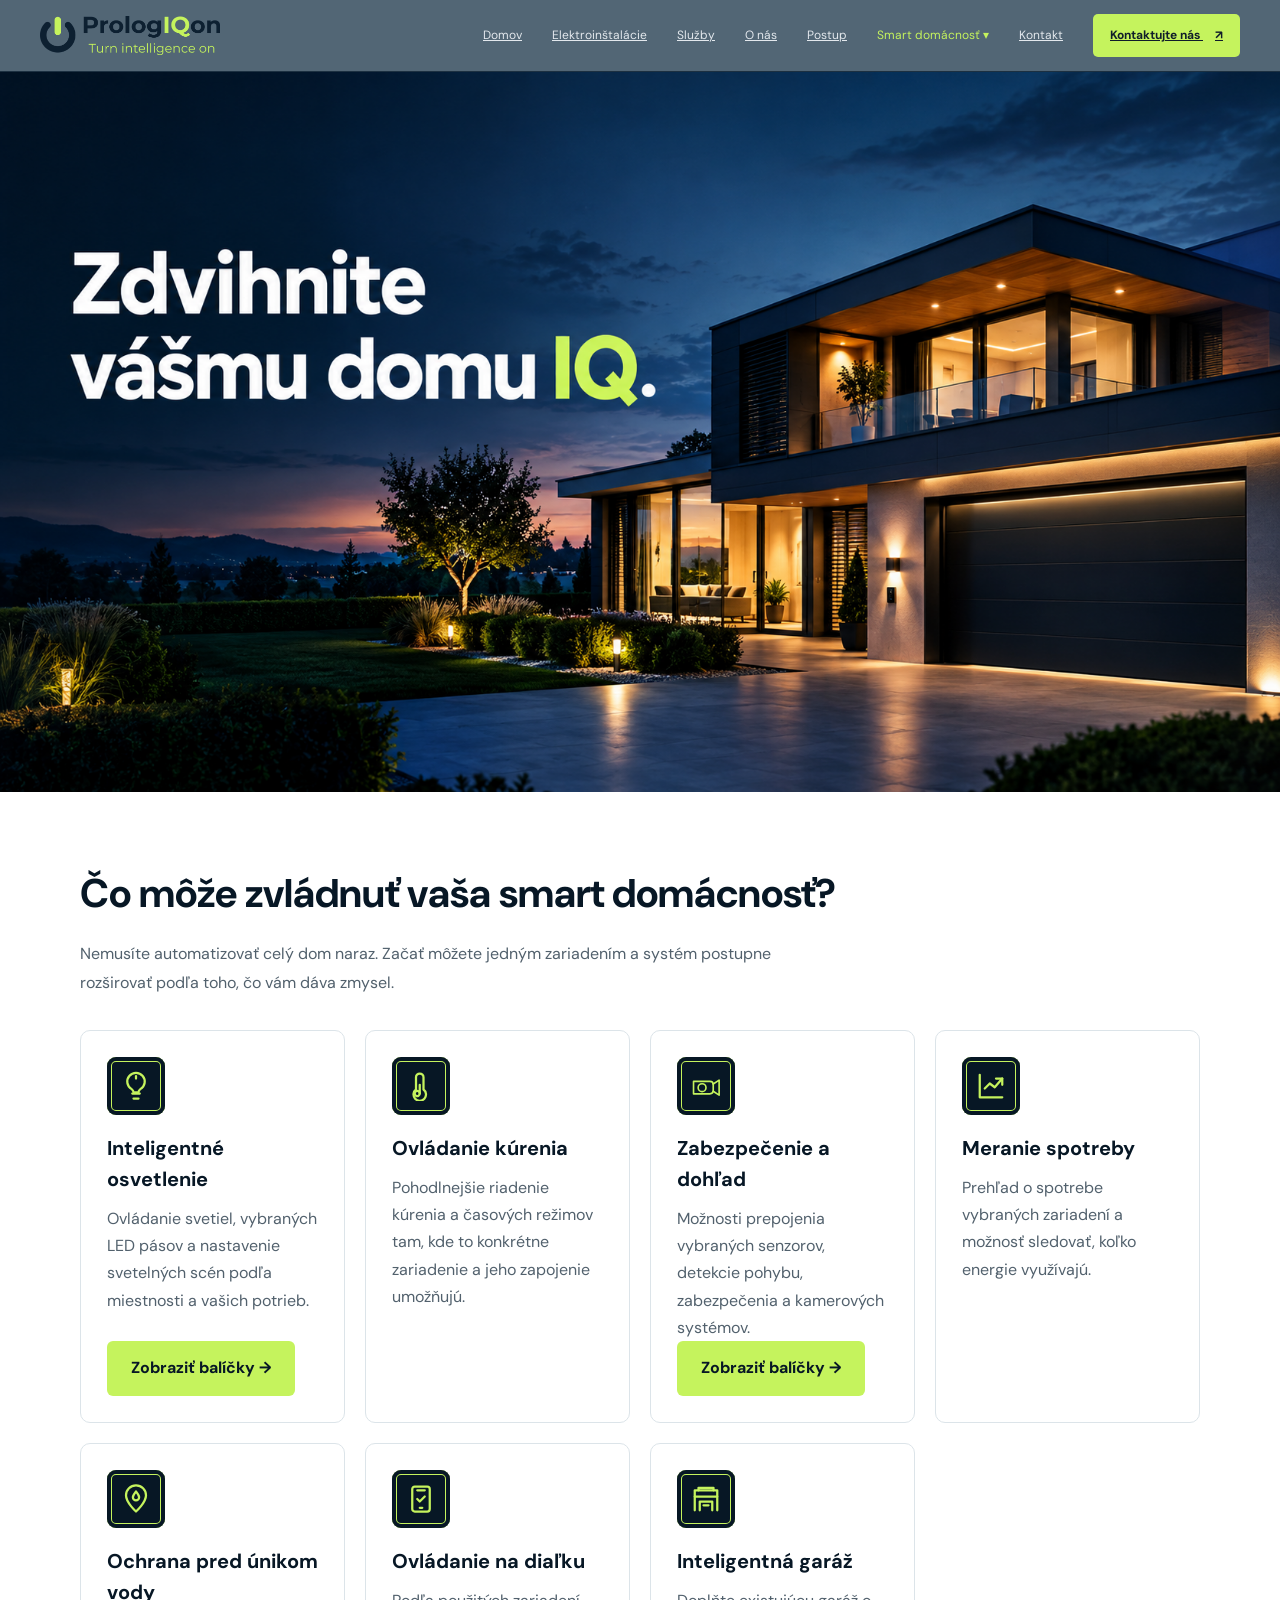
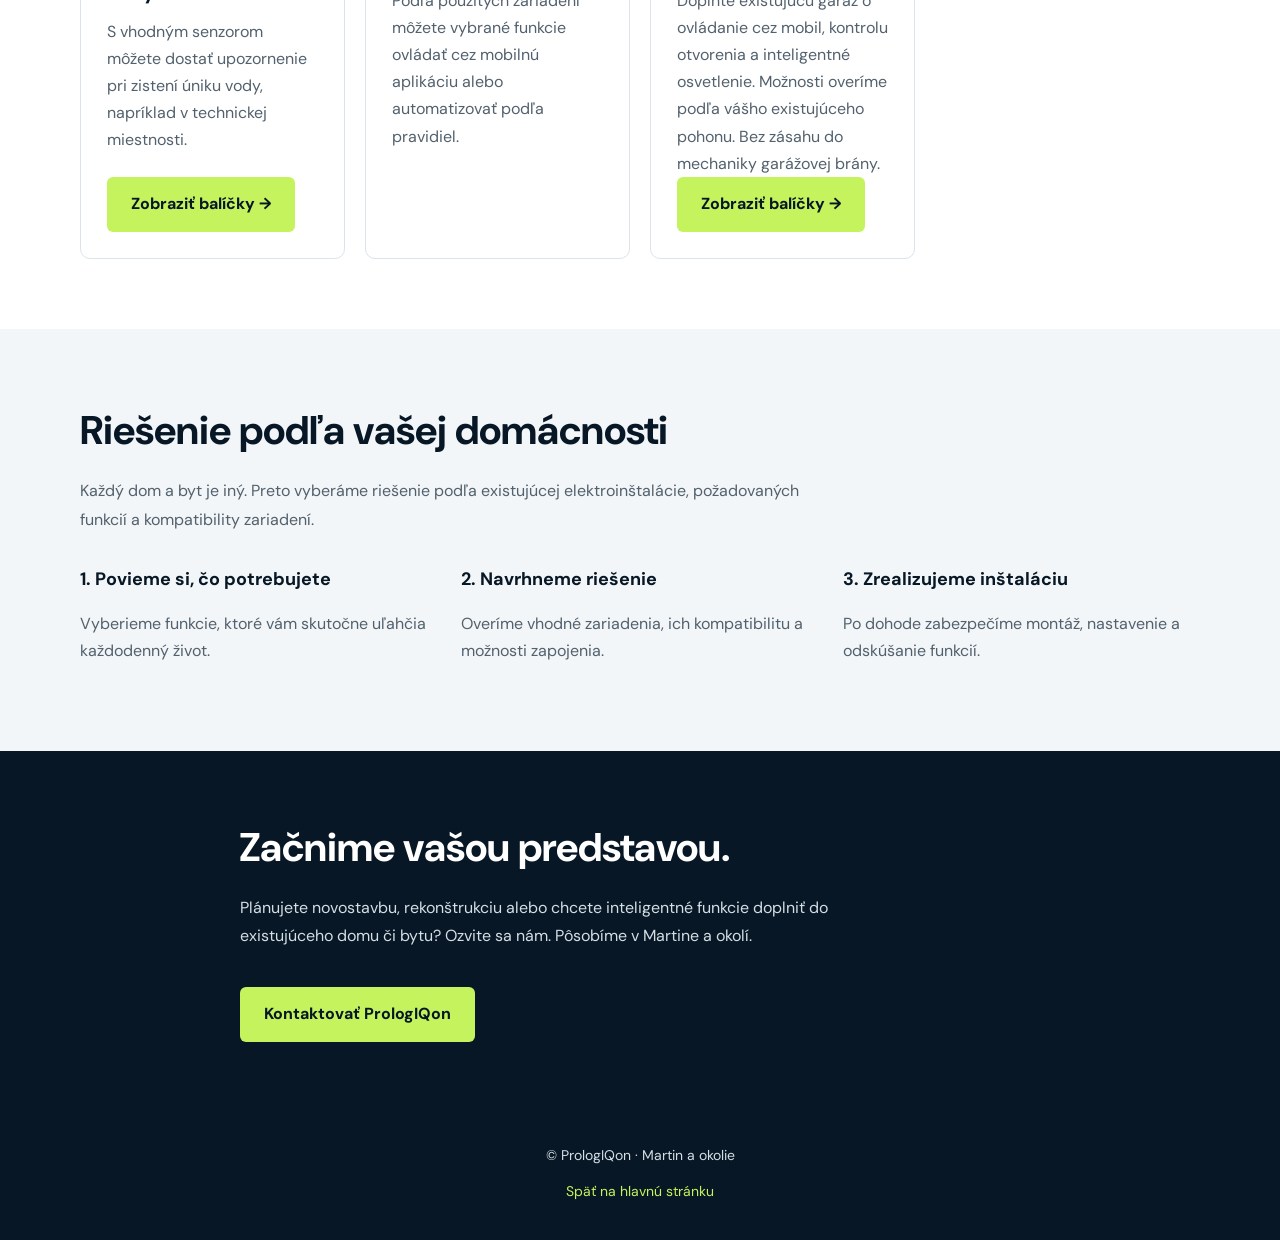
<file: smart-domacnost.html>
<!DOCTYPE html>
<html lang="sk">
<head>
  <meta charset="UTF-8">
  <meta name="viewport" content="width=device-width, initial-scale=1.0">
  <meta name="theme-color" content="#071725">

  <title>Smart domácnosť | PrologIQon</title>
  <meta name="description" content="Smart domácnosť na mieru. Inteligentné ovládanie osvetlenia, kúrenia, zabezpečenia, spotreby energie, garáže a ochrany pred únikom vody. Martin a okolie.">

  <link rel="stylesheet" href="styles.css">
  <link rel="icon" href="https://prologiqon.sk/favicon-32x32.png?v=2">

  <style>
    .smart-hero {
      width: 100%;
      margin: 0;
      padding: 0;
      background: #071725;
      overflow: hidden;
    }

    .smart-hero-inner {
      width: 100%;
      max-width: none;
      margin: 0;
      padding: 0;
    }

    .smart-hero-image {
      display: block;
      width: 100%;
      height: auto;
      aspect-ratio: auto;
      object-fit: contain;
      object-position: center;
      border-radius: 0;
    }

    .smart-button {
      display: inline-block;
      margin-top: 20px;
      padding: 15px 24px;
      border-radius: 6px;
      background: #C5F35D;
      color: #071725;
      text-decoration: none;
      font-weight: 700;
    }

    .smart-button:hover {
      opacity: 0.88;
    }

    /* ROZBAĽOVACIA PONUKA SMART DOMÁCNOSŤ */
    .smart-nav-dropdown {
      position: relative;
    }

    .smart-nav-toggle {
      appearance: none;
      -webkit-appearance: none;
      display: inline-block;
      margin: 0;
      padding: 0;
      border: 0;
      background: transparent;
      color: #C5F35D;
      font: inherit;
      text-decoration: none;
      white-space: nowrap;
      cursor: pointer;
    }

    .smart-nav-toggle::after {
      content: " ▾";
      font-size: 12px;
    }

    .smart-nav-toggle[aria-expanded="true"]::after {
      content: " ▴";
    }

    .smart-nav-submenu {
      display: none;
      position: absolute;
      top: 100%;
      left: 0;
      z-index: 10000;
      min-width: 245px;
      padding: 8px;
      margin-top: 10px;
      background: #0d2031;
      border: 1px solid rgba(197, 243, 93, 0.35);
      border-radius: 8px;
      box-shadow: 0 10px 25px rgba(0, 0, 0, 0.25);
      flex-direction: column;
      gap: 2px;
    }

    .smart-nav-submenu[hidden] {
      display: none !important;
    }

    .smart-nav-submenu:not([hidden]) {
      display: flex;
    }

    .smart-nav-submenu a {
      display: block;
      padding: 11px 13px;
      color: #ffffff;
      text-decoration: none;
      font-size: 14px;
      line-height: 1.4;
      border-radius: 5px;
      white-space: nowrap;
    }

    .smart-nav-submenu a:hover,
    .smart-nav-submenu a:focus {
      background: rgba(197, 243, 93, 0.12);
      color: #C5F35D;
    }

    .smart-section {
      padding: 70px 24px;
      background: #ffffff;
      color: #071725;
    }

    .smart-section.alt {
      background: #f3f6f8;
    }

    .smart-content {
      max-width: 1120px;
      margin: 0 auto;
    }

    .smart-section h2 {
      font-size: clamp(28px, 4vw, 40px);
      margin: 0 0 16px;
    }

    .smart-intro {
      max-width: 760px;
      line-height: 1.8;
      color: #52616d;
      margin-bottom: 32px;
    }

    .smart-grid {
      display: grid;
      grid-template-columns: repeat(auto-fit, minmax(min(100%, 230px), 1fr));
      gap: 20px;
      margin-top: 32px;
    }

    .smart-card {
      padding: 26px;
      border: 1px solid #dce4e9;
      border-radius: 10px;
      background: #ffffff;
      display: flex;
      flex-direction: column;
      align-items: flex-start;
    }

    .smart-card .smart-icon {
      width: 58px;
      height: 58px;
      margin-bottom: 18px;
      border-radius: 9px;
      background: #071725;
      border: none;
      box-shadow: inset 0 0 0 4px #071725, inset 0 0 0 5px #C5F35D;
      display: flex;
      align-items: center;
      justify-content: center;
      flex-shrink: 0;
      box-sizing: border-box;
    }

    .smart-icon svg {
      display: block;
      width: 30px;
      height: 30px;
      fill: none;
      stroke: #C5F35D;
      stroke-width: 1.8;
      stroke-linecap: round;
      stroke-linejoin: round;
    }

    .smart-icon svg.camera-icon {
      width: 42px;
      height: 42px;
    }

    .smart-card h3 {
      font-size: 20px;
      margin: 0 0 10px;
    }

    .smart-card p {
      color: #52616d;
      line-height: 1.7;
      margin: 0;
    }

    .smart-card .smart-button {
      margin-top: auto;
    }

    .smart-steps {
      display: grid;
      grid-template-columns: repeat(auto-fit, minmax(min(100%, 210px), 1fr));
      gap: 24px;
      margin-top: 30px;
    }

    .smart-step strong {
      display: block;
      font-size: 18px;
      margin-bottom: 8px;
    }

    .smart-step p {
      color: #52616d;
      line-height: 1.7;
    }

    .smart-cta {
      background: #071725;
      color: #ffffff;
      padding: 65px 24px;
    }

    .smart-cta h2 {
      font-size: clamp(28px, 4vw, 40px);
      margin: 0 0 15px;
    }

    .smart-cta p {
      max-width: 680px;
      color: #d5dee5;
      line-height: 1.8;
    }

    .smart-cta .smart-content {
      max-width: 800px;
    }

    .smart-footer {
      background: #071725;
      color: #d5dee5;
      padding: 24px;
      text-align: center;
      font-size: 14px;
    }

    .smart-footer a {
      color: #C5F35D;
      text-decoration: none;
    }

    @media (max-width: 768px) {
      .smart-nav-dropdown {
        width: 100%;
      }

      .smart-nav-toggle {
        display: block;
        width: 100%;
        padding: 12px 0;
        text-align: left;
      }

      .smart-nav-submenu {
        position: static;
        min-width: 0;
        width: 100%;
        margin-top: 0;
        margin-bottom: 8px;
        box-sizing: border-box;
        box-shadow: none;
      }

      .smart-nav-submenu a {
        white-space: normal;
      }
    }

    @media (max-width: 600px) {
      .smart-section {
        padding: 48px 20px;
      }

      .smart-card {
        padding: 22px;
      }

      .smart-hero-image {
        width: 100%;
        height: auto;
        aspect-ratio: auto;
        object-fit: contain;
        object-position: center;
      }
    }
  </style>
</head>

<body>

  <header class="site-header">
    <div class="wrap nav">
      <a class="brand" href="index.html#domov" aria-label="PrologIQon – hlavná stránka">
        <img src="prologiqon%20logo%20final.png" alt="PrologIQon" class="logo">
      </a>

      <button class="menu" aria-label="Otvoriť menu" aria-expanded="false">
        <i></i><i></i><i></i>
      </button>

      <nav class="links">
        <a href="index.html#domov">Domov</a>
        <a href="elektroinstalacie.html">Elektroinštalácie</a>
        <a href="index.html#sluzby">Služby</a>
        <a href="index.html#onas">O nás</a>
        <a href="index.html#postup">Postup</a>

        <div class="smart-nav-dropdown">
          <button
            type="button"
            class="smart-nav-toggle"
            aria-expanded="false"
            aria-controls="smart-nav-submenu"
          >
            Smart domácnosť
          </button>

          <div class="smart-nav-submenu" id="smart-nav-submenu" hidden>
            <a href="smart-domacnost.html">Prehľad Smart domácnosti</a>
            <a href="smart-osvetlenie.html">Inteligentné osvetlenie</a>
            <a href="smart-kamery.html">Zabezpečenie a kamery</a>
            <a href="smart-unik-vody.html">Ochrana pred únikom vody</a>
            <a href="smart-garaz.html">Inteligentná garáž</a>
          </div>
        </div>

        <a href="index.html#kontakt">Kontakt</a>
        <a class="nav-call" href="index.html#kontakt">Kontaktujte nás <b>↗</b></a>
      </nav>
    </div>
  </header>

  <main>

    <section class="smart-hero">
      <div class="smart-hero-inner">
        <img
          class="smart-hero-image"
          src="Zdvihnite domu IQ pri súmraku.png"
          alt="Zdvihnite vášmu domu IQ – inteligentná domácnosť PrologIQon"
          fetchpriority="high"
        >
      </div>
    </section>

    <section class="smart-section">
      <div class="smart-content">
        <h2>Čo môže zvládnuť vaša smart domácnosť?</h2>

        <p class="smart-intro">
          Nemusíte automatizovať celý dom naraz. Začať môžete jedným zariadením
          a systém postupne rozširovať podľa toho, čo vám dáva zmysel.
        </p>

        <div class="smart-grid">

          <article class="smart-card">
            <div class="smart-icon" aria-hidden="true">
              <svg viewBox="0 0 24 24">
                <path d="M9 18h6"/>
                <path d="M10 22h4"/>
                <path d="M8.5 14.5A7 7 0 1 1 15.5 14.5c-.9.7-1.5 1.6-1.5 2.5h-4c0-.9-.6-1.8-1.5-2.5Z"/>
                <path d="M12 4v2"/>
              </svg>
            </div>
            <h3>Inteligentné osvetlenie</h3>
            <p>
              Ovládanie svetiel, vybraných LED pásov a nastavenie svetelných
              scén podľa miestnosti a vašich potrieb.
            </p>
            <a class="smart-button" href="smart-osvetlenie.html">
              Zobraziť balíčky →
            </a>
          </article>

          <article class="smart-card">
            <div class="smart-icon" aria-hidden="true">
              <svg viewBox="0 0 24 24">
                <path d="M14 14.8V5a3 3 0 0 0-6 0v9.8a5 5 0 1 0 6 0Z"/>
                <path d="M11 11v7"/>
                <path d="M11 18a2 2 0 1 0 0 .01"/>
              </svg>
            </div>
            <h3>Ovládanie kúrenia</h3>
            <p>
              Pohodlnejšie riadenie kúrenia a časových režimov tam, kde to
              konkrétne zariadenie a jeho zapojenie umožňujú.
            </p>
          </article>

          <article class="smart-card">
            <div class="smart-icon" aria-hidden="true">
              <svg class="camera-icon" viewBox="0 0 64 64" xmlns="http://www.w3.org/2000/svg">
                <path d="M13 25h25a5 5 0 0 1 5 5v9a5 5 0 0 1-5 5H13z"
                      fill="none" stroke="#C5F35D" stroke-width="2.5" stroke-linejoin="round"/>
                <path d="m43 29 9-6v23l-9-6"
                      fill="none" stroke="#C5F35D" stroke-width="2.5" stroke-linejoin="round"/>
                <circle cx="26" cy="34.5" r="6"
                        fill="none" stroke="#C5F35D" stroke-width="2.5"/>
              </svg>
            </div>
            <h3>Zabezpečenie a dohľad</h3>
            <p>
              Možnosti prepojenia vybraných senzorov, detekcie pohybu,
              zabezpečenia a kamerových systémov.
            </p>
            <a class="smart-button" href="smart-kamery.html">
              Zobraziť balíčky →
            </a>
          </article>

          <article class="smart-card">
            <div class="smart-icon" aria-hidden="true">
              <svg viewBox="0 0 24 24">
                <path d="M3 3v18h18"/>
                <path d="m7 14 4-4 4 3 6-7"/>
                <path d="M16 6h5v5"/>
              </svg>
            </div>
            <h3>Meranie spotreby</h3>
            <p>
              Prehľad o spotrebe vybraných zariadení a možnosť sledovať,
              koľko energie využívajú.
            </p>
          </article>

          <article class="smart-card">
            <div class="smart-icon" aria-hidden="true">
              <svg viewBox="0 0 24 24">
                <path d="M12 22s8-7.2 8-13a8 8 0 0 0-16 0c0 5.8 8 13 8 13Z"/>
                <path d="M12 6c-1.5 2-2.5 3.2-2.5 4.5a2.5 2.5 0 0 0 5 0C14.5 9.2 13.5 8 12 6Z"/>
              </svg>
            </div>
            <h3>Ochrana pred únikom vody</h3>
            <p>
              S vhodným senzorom môžete dostať upozornenie pri zistení úniku
              vody, napríklad v technickej miestnosti.
            </p>
            <a class="smart-button" href="smart-unik-vody.html">
              Zobraziť balíčky →
            </a>
          </article>

          <article class="smart-card">
            <div class="smart-icon" aria-hidden="true">
              <svg viewBox="0 0 24 24">
                <rect x="5" y="2" width="14" height="20" rx="2"/>
                <path d="M9 5h6"/>
                <path d="M11 19h2"/>
                <path d="m9 12 2 2 4-4"/>
              </svg>
            </div>
            <h3>Ovládanie na diaľku</h3>
            <p>
              Podľa použitých zariadení môžete vybrané funkcie ovládať
              cez mobilnú aplikáciu alebo automatizovať podľa pravidiel.
            </p>
          </article>

          <article class="smart-card">
            <div class="smart-icon" aria-hidden="true">
              <svg viewBox="0 0 24 24">
                <path d="M3 21V5h18v16"/>
                <path d="M3 10h18"/>
                <path d="M7 21v-7h10v7"/>
                <path d="M6 5V3h12v2"/>
                <path d="M10 17h4"/>
              </svg>
            </div>
            <h3>Inteligentná garáž</h3>
            <p>
              Doplňte existujúcu garáž o ovládanie cez mobil,
              kontrolu otvorenia a inteligentné osvetlenie.
              Možnosti overíme podľa vášho existujúceho pohonu.
              Bez zásahu do mechaniky garážovej brány.
            </p>
            <a class="smart-button" href="smart-garaz.html">
              Zobraziť balíčky →
            </a>
          </article>

        </div>
      </div>
    </section>

    <section class="smart-section alt">
      <div class="smart-content">
        <h2>Riešenie podľa vašej domácnosti</h2>

        <p class="smart-intro">
          Každý dom a byt je iný. Preto vyberáme riešenie podľa existujúcej
          elektroinštalácie, požadovaných funkcií a kompatibility zariadení.
        </p>

        <div class="smart-steps">
          <div class="smart-step">
            <strong>1. Povieme si, čo potrebujete</strong>
            <p>Vyberieme funkcie, ktoré vám skutočne uľahčia každodenný život.</p>
          </div>

          <div class="smart-step">
            <strong>2. Navrhneme riešenie</strong>
            <p>Overíme vhodné zariadenia, ich kompatibilitu a možnosti zapojenia.</p>
          </div>

          <div class="smart-step">
            <strong>3. Zrealizujeme inštaláciu</strong>
            <p>Po dohode zabezpečíme montáž, nastavenie a odskúšanie funkcií.</p>
          </div>
        </div>
      </div>
    </section>

    <section class="smart-cta">
      <div class="smart-content">
        <h2>Začnime vašou predstavou.</h2>

        <p>
          Plánujete novostavbu, rekonštrukciu alebo chcete inteligentné
          funkcie doplniť do existujúceho domu či bytu? Ozvite sa nám.
          Pôsobíme v Martine a okolí.
        </p>

        <a class="smart-button" href="index.html#kontakt">
          Kontaktovať PrologIQon
        </a>
      </div>
    </section>

  </main>

  <footer class="smart-footer">
    <p>© PrologIQon · Martin a okolie</p>
    <p><a href="index.html">Späť na hlavnú stránku</a></p>
  </footer>

  <script src="script.js"></script>

</body>
</html>
</file>
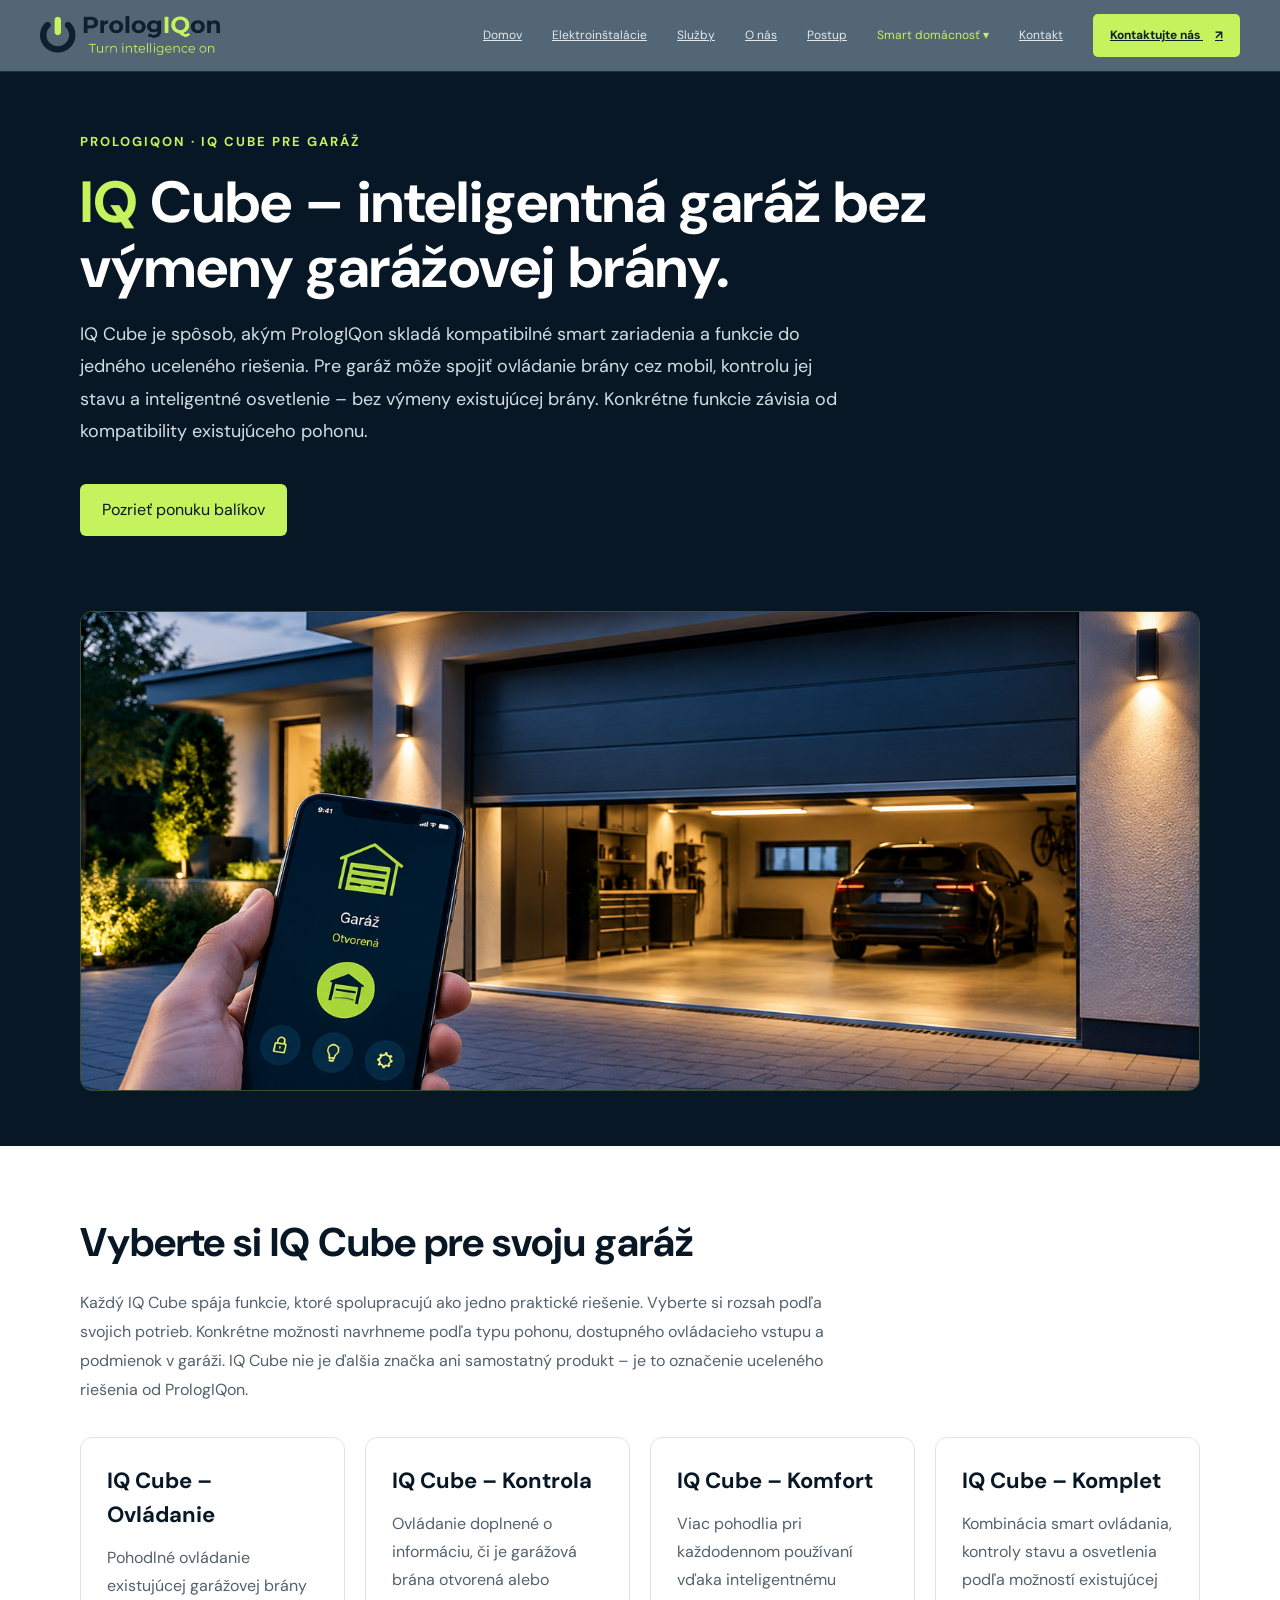
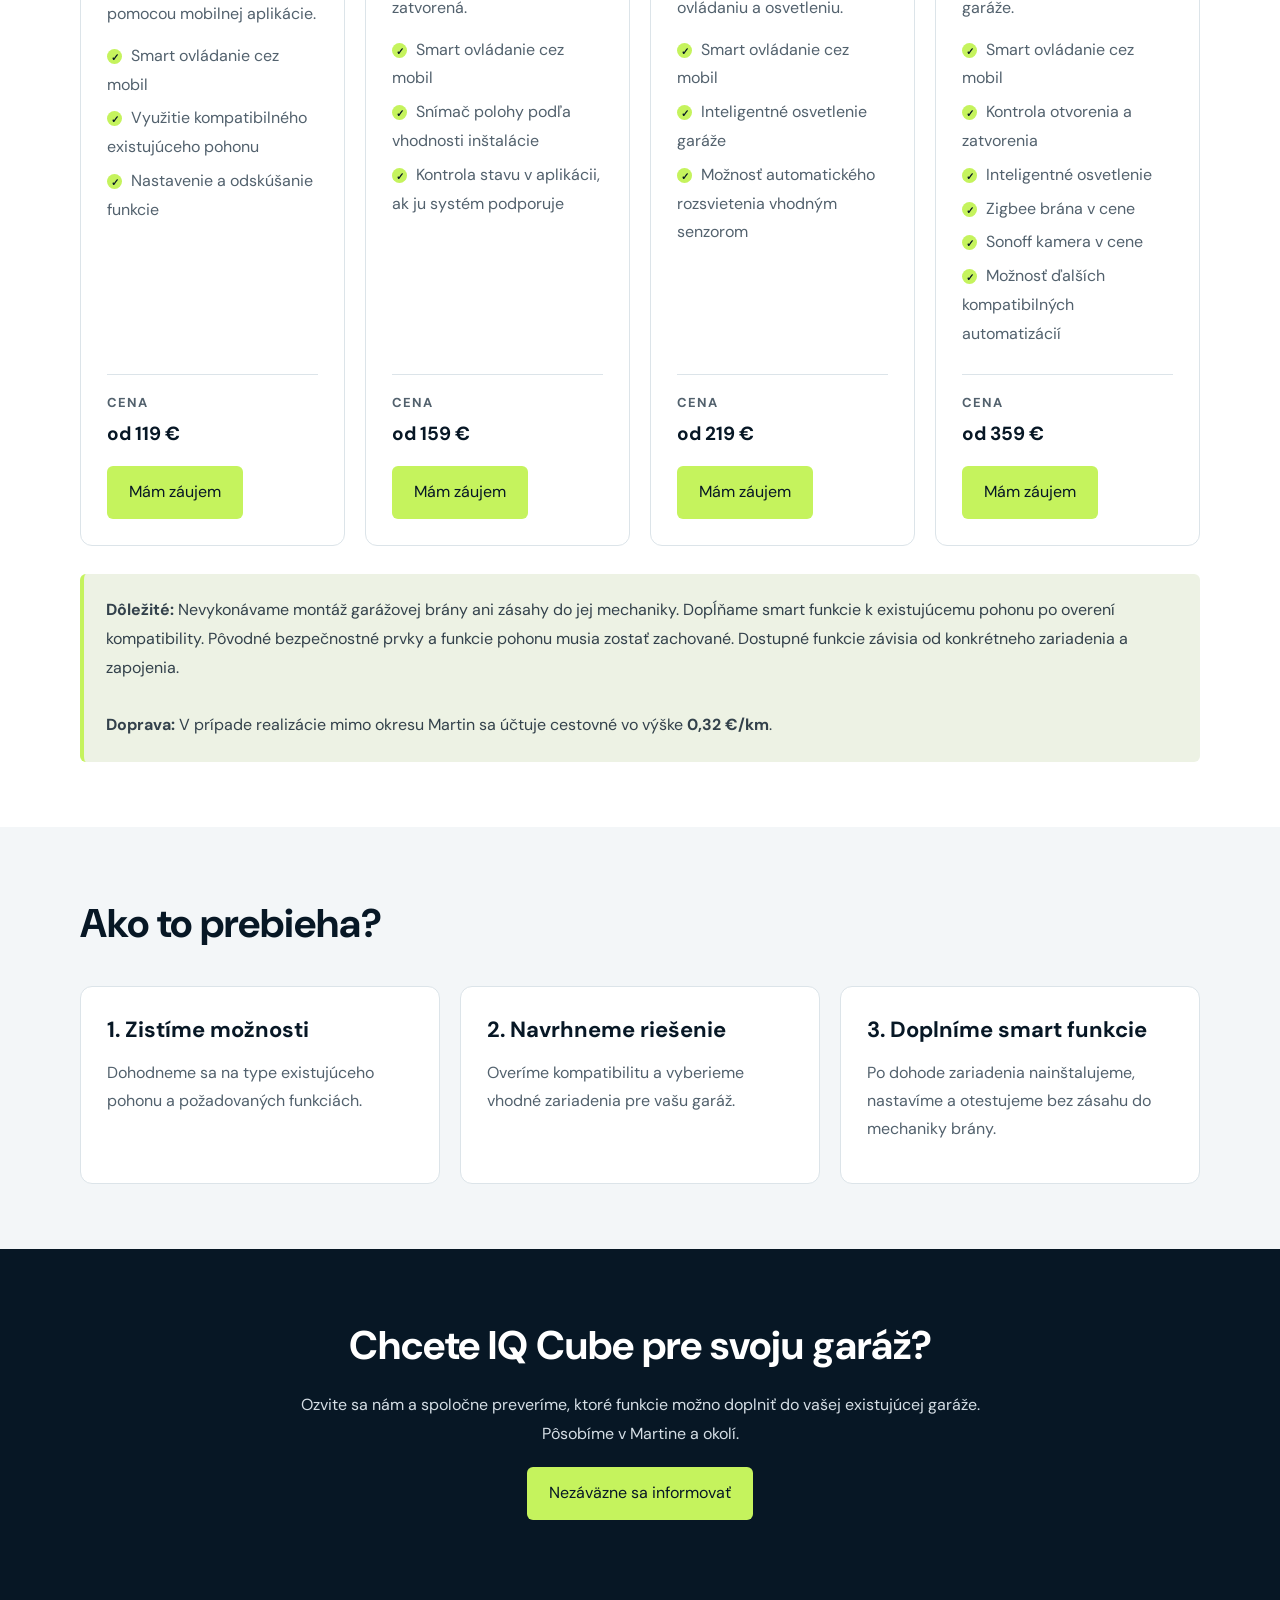
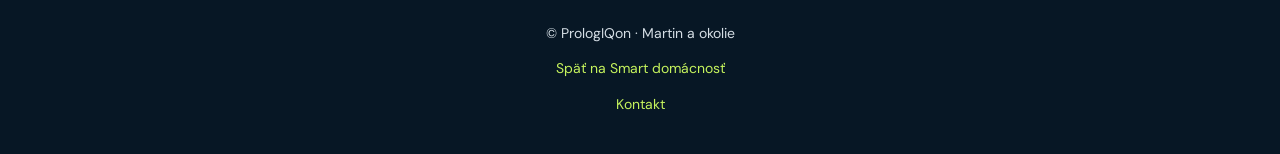
<file: smart-garaz.html>
<!DOCTYPE html>
<html lang="sk">
<head>
  <meta charset="UTF-8">
  <meta name="viewport" content="width=device-width, initial-scale=1.0">
  <meta name="theme-color" content="#071725">

  <title>IQ Cube – Inteligentná garáž | PrologIQon</title>
  <meta name="description" content="IQ Cube od PrologIQon: inteligentné ovládanie existujúcej garážovej brány, kontrola jej stavu a osvetlenie. Bez výmeny garážovej brány. Martin a okolie.">

  <link rel="stylesheet" href="styles.css">
  <link rel="icon" href="https://prologiqon.sk/favicon-32x32.png?v=2">

  <style>
    /* ROZBAĽOVACIA PONUKA SMART DOMÁCNOSŤ */
    .smart-nav-dropdown {
      position: relative;
    }

    .smart-nav-toggle {
      appearance: none;
      -webkit-appearance: none;
      display: inline-block;
      margin: 0;
      padding: 0;
      border: 0;
      background: transparent;
      color: #C5F35D;
      font: inherit;
      text-decoration: none;
      white-space: nowrap;
      cursor: pointer;
    }

    .smart-nav-toggle::after {
      content: " ▾";
      font-size: 12px;
    }

    .smart-nav-toggle[aria-expanded="true"]::after {
      content: " ▴";
    }

    .smart-nav-submenu {
      display: none;
      position: absolute;
      top: 100%;
      left: 0;
      z-index: 10000;
      min-width: 245px;
      padding: 8px;
      margin-top: 10px;
      background: #0d2031;
      border: 1px solid rgba(197, 243, 93, 0.35);
      border-radius: 8px;
      box-shadow: 0 10px 25px rgba(0, 0, 0, 0.25);
      flex-direction: column;
      gap: 2px;
    }

    .smart-nav-submenu a {
      display: block;
      padding: 11px 13px;
      color: #ffffff;
      text-decoration: none;
      font-size: 14px;
      line-height: 1.4;
      border-radius: 5px;
      white-space: nowrap;
    }

    .smart-nav-submenu a:hover,
    .smart-nav-submenu a:focus {
      background: rgba(197, 243, 93, 0.12);
      color: #C5F35D;
    }

    @media (max-width: 768px) {
      .smart-nav-dropdown {
        width: 100%;
      }

      .smart-nav-toggle {
        display: block;
        width: 100%;
        padding: 12px 0;
        text-align: left;
      }

      .smart-nav-submenu {
        position: static;
        min-width: 0;
        width: 100%;
        margin-top: 0;
        margin-bottom: 8px;
        box-sizing: border-box;
        box-shadow: none;
      }

      .smart-nav-submenu a {
        white-space: normal;
      }
    }

    .garage-hero {
      background: #071725;
      color: #fff;
      padding: 60px 24px 75px;
    }

    .garage-inner {
      max-width: 1120px;
      margin: 0 auto;
    }

    .garage-label {
      color: #C5F35D;
      text-transform: uppercase;
      letter-spacing: 2px;
      font-size: 13px;
      font-weight: 700;
    }

    .garage-hero h1 {
      max-width: 850px;
      font-size: clamp(36px, 5vw, 58px);
      line-height: 1.12;
      margin: 18px 0;
    }

    .garage-hero p {
      max-width: 760px;
      color: #d5dee5;
      font-size: 18px;
      line-height: 1.8;
    }

    .iq-lime {
      color: #C5F35D;
    }

    .garage-button {
      display: inline-block;
      margin-top: 18px;
      padding: 14px 22px;
      border: 0;
      border-radius: 6px;
      background: #C5F35D;
      color: #071725;
      text-decoration: none;
      font-weight: 700;
      cursor: pointer;
      font: inherit;
    }

    .garage-button:hover {
      filter: brightness(0.95);
    }

    .garage-photo-section {
      background: #071725;
      padding: 0 24px 55px;
    }

    .garage-photo {
      max-width: 1120px;
      margin: 0 auto;
      height: clamp(240px, 42vw, 480px);
      overflow: hidden;
      border-radius: 12px;
      border: 1px solid rgba(197, 243, 93, 0.25);
    }

    .garage-photo img {
      display: block;
      width: 100%;
      height: 100%;
      object-fit: cover;
      object-position: center 58%;
    }

    .garage-section {
      padding: 65px 24px;
      background: #fff;
      color: #071725;
    }

    .garage-section.alt {
      background: #f3f6f8;
    }

    .garage-section h2 {
      font-size: clamp(28px, 4vw, 40px);
      margin: 0 0 16px;
    }

    .garage-intro {
      max-width: 780px;
      color: #52616d;
      line-height: 1.8;
      margin-bottom: 30px;
    }

    .garage-grid {
      display: grid;
      grid-template-columns: repeat(auto-fit, minmax(235px, 1fr));
      gap: 20px;
      margin-top: 32px;
    }

    .garage-card {
      border: 1px solid #dce4e9;
      border-radius: 12px;
      padding: 26px;
      background: #fff;
      display: flex;
      flex-direction: column;
      align-items: flex-start;
    }

    .garage-card h3 {
      font-size: 22px;
      margin: 0 0 12px;
    }

    .garage-card p {
      color: #52616d;
      line-height: 1.75;
      margin: 0 0 14px;
    }

    .garage-card ul {
      color: #52616d;
      line-height: 1.8;
      padding-left: 0;
      margin: 0 0 20px;
      list-style: none;
    }

    .garage-card li {
      margin-bottom: 5px;
    }

    .garage-card li::before {
      content: "✓";
      display: inline-grid;
      place-items: center;
      width: 15px;
      height: 15px;
      border-radius: 50%;
      background: #C5F35D;
      color: #071725;
      font-size: 10px;
      font-weight: 800;
      margin-right: 9px;
    }

    .garage-price {
      border-top: 1px solid #dce4e9;
      padding-top: 18px;
      margin-top: auto;
      width: 100%;
    }

    .garage-price span {
      display: block;
      color: #52616d;
      font-size: 13px;
      font-weight: 700;
      letter-spacing: 1px;
      margin-bottom: 6px;
    }

    .garage-price strong {
      display: block;
      font-size: 19px;
      color: #071725;
    }

    .garage-note {
      margin-top: 28px;
      padding: 22px;
      background: #edf2e4;
      border-left: 4px solid #C5F35D;
      border-radius: 6px;
      color: #33414b;
      line-height: 1.8;
    }

    .garage-cta {
      background: #071725;
      color: #fff;
      padding: 65px 24px;
      text-align: center;
    }

    .garage-cta h2 {
      font-size: clamp(28px, 4vw, 40px);
      margin: 0 0 15px;
    }

    .garage-cta p {
      max-width: 720px;
      margin: 0 auto;
      color: #d5dee5;
      line-height: 1.8;
    }

    .garage-footer {
      background: #071725;
      color: #d5dee5;
      padding: 24px;
      text-align: center;
      font-size: 14px;
    }

    .garage-footer a {
      color: #C5F35D;
      text-decoration: none;
    }

    /* Dopytový formulár */
    .garage-modal {
      display: none;
      position: fixed;
      inset: 0;
      z-index: 9999;
      padding: 20px;
      overflow-y: auto;
      background: rgba(3, 12, 20, 0.82);
      align-items: center;
      justify-content: center;
    }

    .garage-modal.is-open {
      display: flex;
    }

    .garage-modal-panel {
      position: relative;
      width: 100%;
      max-width: 620px;
      max-height: 92vh;
      overflow-y: auto;
      padding: 30px;
      background: #fff;
      color: #071725;
      border-radius: 12px;
      box-shadow: 0 20px 70px rgba(0, 0, 0, 0.3);
    }

    .garage-modal-panel h2 {
      margin: 0 40px 10px 0;
      font-size: 28px;
    }

    .garage-modal-panel > p {
      color: #52616d;
      line-height: 1.6;
      margin-bottom: 22px;
    }

    .garage-modal-close {
      position: absolute;
      top: 12px;
      right: 14px;
      width: 40px;
      height: 40px;
      border: 0;
      border-radius: 6px;
      background: #f0f3f5;
      color: #071725;
      font-size: 28px;
      line-height: 1;
      cursor: pointer;
    }

    .garage-form {
      display: grid;
      gap: 15px;
    }

    .garage-form label {
      display: block;
      margin-bottom: 6px;
      color: #071725;
      font-size: 14px;
      font-weight: 700;
    }

    .garage-form input:not([type="checkbox"]),
    .garage-form textarea {
      display: block;
      width: 100%;
      box-sizing: border-box;
      padding: 12px 13px;
      border: 1px solid #cbd5dc;
      border-radius: 6px;
      background: #fff;
      color: #071725;
      font: inherit;
    }

    .garage-form input[readonly] {
      background: #f3f6f8;
    }

    .garage-form textarea {
      min-height: 100px;
      resize: vertical;
    }

    .garage-consent {
      display: flex;
      align-items: flex-start;
      gap: 10px;
      color: #52616d;
      font-size: 13px;
      line-height: 1.6;
    }

    .garage-consent input {
      margin-top: 4px;
      flex-shrink: 0;
    }

    .garage-consent label {
      margin: 0;
      color: #52616d;
      font-weight: 400;
    }

    .garage-consent a {
      color: #071725;
      text-decoration: underline;
    }

    .garage-form-submit {
      width: 100%;
      margin-top: 4px;
      padding: 14px 20px;
      border: 0;
      border-radius: 6px;
      background: #C5F35D;
      color: #071725;
      font-weight: 800;
      font-size: 16px;
      cursor: pointer;
    }

    .garage-form-submit:disabled {
      opacity: 0.65;
      cursor: wait;
    }

    .garage-form-status {
      display: none;
      padding: 12px 14px;
      border-radius: 6px;
      line-height: 1.6;
      font-size: 14px;
    }

    .garage-form-status.is-visible {
      display: block;
    }

    .garage-form-status.success {
      background: #edf7df;
      color: #25420c;
    }

    .garage-form-status.error {
      background: #fff0f0;
      color: #8b1e1e;
    }

    @media (max-width: 600px) {
      .garage-hero {
        padding: 45px 20px 38px;
      }

      .garage-photo-section {
        padding: 0 20px 40px;
      }

      .garage-photo {
        height: 250px;
        border-radius: 8px;
      }

      .garage-section {
        padding: 45px 20px;
      }

      .garage-card {
        padding: 22px;
      }

      .garage-modal {
        padding: 10px;
        align-items: flex-start;
      }

      .garage-modal-panel {
        padding: 24px 18px;
        margin: 10px 0;
        max-height: none;
      }
    }
  </style>
</head>

<body>
  <header class="site-header">
    <div class="wrap nav">
      <a class="brand" href="index.html#domov">
        <img src="prologiqon%20logo%20final.png" alt="PrologIQon">
      </a>

      <button class="menu" aria-label="Otvoriť menu" aria-expanded="false">
        <i></i><i></i><i></i>
      </button>

      <nav class="links">
        <a href="index.html#domov">Domov</a>
        <a href="elektroinstalacie.html">Elektroinštalácie</a>
        <a href="index.html#sluzby">Služby</a>
        <a href="index.html#onas">O nás</a>
        <a href="index.html#postup">Postup</a>

        <div class="smart-nav-dropdown">
          <button
            type="button"
            class="smart-nav-toggle"
            aria-expanded="false"
            aria-controls="smart-nav-submenu">
            Smart domácnosť
          </button>

          <div class="smart-nav-submenu" id="smart-nav-submenu">
            <a href="smart-domacnost.html">Prehľad Smart domácnosti</a>
            <a href="smart-osvetlenie.html">Inteligentné osvetlenie</a>
            <a href="smart-kamery.html">Zabezpečenie a kamery</a>
            <a href="smart-unik-vody.html">Ochrana pred únikom vody</a>
            <a href="smart-garaz.html">Inteligentná garáž</a>
          </div>
        </div>

        <a href="index.html#kontakt">Kontakt</a>
        <a class="nav-call" href="index.html#kontakt">Kontaktujte nás <b>↗</b></a>
      </nav>
    </div>
  </header>

  <main>
    <section class="garage-hero">
      <div class="garage-inner">
        <div class="garage-label">PrologIQon · IQ Cube pre garáž</div>

        <h1><span class="iq-lime">IQ</span> Cube – inteligentná garáž bez výmeny garážovej brány.</h1>

        <p>
          IQ Cube je spôsob, akým PrologIQon skladá kompatibilné smart
          zariadenia a funkcie do jedného uceleného riešenia. Pre garáž
          môže spojiť ovládanie brány cez mobil, kontrolu jej stavu
          a inteligentné osvetlenie – bez výmeny existujúcej brány.
          Konkrétne funkcie závisia od kompatibility existujúceho pohonu.
        </p>

        <a class="garage-button" href="#balicky">
          Pozrieť ponuku balíkov
        </a>
      </div>
    </section>

    <section class="garage-photo-section" aria-label="Moderná garáž">
      <div class="garage-photo">
        <img
          src="garaz.png"
          alt="Moderná garáž s inteligentným ovládaním cez mobil"
          fetchpriority="high">
      </div>
    </section>

    <section class="garage-section">
      <div class="garage-inner">
        <h2>Vyberte si IQ Cube pre svoju garáž</h2>

        <p class="garage-intro">
          Každý IQ Cube spája funkcie, ktoré spolupracujú ako jedno
          praktické riešenie. Vyberte si rozsah podľa svojich potrieb.
          Konkrétne možnosti navrhneme podľa typu pohonu, dostupného
          ovládacieho vstupu a podmienok v garáži. IQ Cube nie je ďalšia
          značka ani samostatný produkt – je to označenie uceleného
          riešenia od PrologIQon.
        </p>

        <div class="garage-grid" id="balicky">
          <article class="garage-card">
            <h3>IQ Cube – Ovládanie</h3>
            <p>
              Pohodlné ovládanie existujúcej garážovej brány
              pomocou mobilnej aplikácie.
            </p>
            <ul>
              <li>Smart ovládanie cez mobil</li>
              <li>Využitie kompatibilného existujúceho pohonu</li>
              <li>Nastavenie a odskúšanie funkcie</li>
            </ul>
            <div class="garage-price">
              <span>CENA</span>
              <strong>od 119 €</strong>
            </div>
            <button
              type="button"
              class="garage-button garage-inquiry"
              data-package="IQ Cube – Ovládanie"
              data-price="od 119 €">
              Mám záujem
            </button>
          </article>

          <article class="garage-card">
            <h3>IQ Cube – Kontrola</h3>
            <p>
              Ovládanie doplnené o informáciu, či je garážová brána
              otvorená alebo zatvorená.
            </p>
            <ul>
              <li>Smart ovládanie cez mobil</li>
              <li>Snímač polohy podľa vhodnosti inštalácie</li>
              <li>Kontrola stavu v aplikácii, ak ju systém podporuje</li>
            </ul>
            <div class="garage-price">
              <span>CENA</span>
              <strong>od 159 €</strong>
            </div>
            <button
              type="button"
              class="garage-button garage-inquiry"
              data-package="IQ Cube – Kontrola"
              data-price="od 159 €">
              Mám záujem
            </button>
          </article>

          <article class="garage-card">
            <h3>IQ Cube – Komfort</h3>
            <p>
              Viac pohodlia pri každodennom používaní vďaka
              inteligentnému ovládaniu a osvetleniu.
            </p>
            <ul>
              <li>Smart ovládanie cez mobil</li>
              <li>Inteligentné osvetlenie garáže</li>
              <li>Možnosť automatického rozsvietenia vhodným senzorom</li>
            </ul>
            <div class="garage-price">
              <span>CENA</span>
              <strong>od 219 €</strong>
            </div>
            <button
              type="button"
              class="garage-button garage-inquiry"
              data-package="IQ Cube – Komfort"
              data-price="od 219 €">
              Mám záujem
            </button>
          </article>

          <article class="garage-card">
            <h3>IQ Cube – Komplet</h3>
            <p>
              Kombinácia smart ovládania, kontroly stavu a osvetlenia
              podľa možností existujúcej garáže.
            </p>
            <ul>
              <li>Smart ovládanie cez mobil</li>
              <li>Kontrola otvorenia a zatvorenia</li>
              <li>Inteligentné osvetlenie</li>
              <li>Zigbee brána v cene</li>
              <li>Sonoff kamera v cene</li>
              <li>Možnosť ďalších kompatibilných automatizácií</li>
            </ul>
            <div class="garage-price">
              <span>CENA</span>
              <strong>od 359 €</strong>
            </div>
            <button
              type="button"
              class="garage-button garage-inquiry"
              data-package="IQ Cube – Komplet"
              data-price="od 359 €">
              Mám záujem
            </button>
          </article>
        </div>

        <div class="garage-note">
          <strong>Dôležité:</strong> Nevykonávame montáž garážovej brány
          ani zásahy do jej mechaniky. Dopĺňame smart funkcie k existujúcemu
          pohonu po overení kompatibility. Pôvodné bezpečnostné prvky
          a funkcie pohonu musia zostať zachované. Dostupné funkcie závisia
          od konkrétneho zariadenia a zapojenia.
          <br><br>
          <strong>Doprava:</strong> V prípade realizácie mimo okresu Martin
          sa účtuje cestovné vo výške <strong>0,32 €/km</strong>.
        </div>
      </div>
    </section>

    <section class="garage-section alt">
      <div class="garage-inner">
        <h2>Ako to prebieha?</h2>

        <div class="garage-grid">
          <article class="garage-card">
            <h3>1. Zistíme možnosti</h3>
            <p>
              Dohodneme sa na type existujúceho pohonu a požadovaných
              funkciách.
            </p>
          </article>

          <article class="garage-card">
            <h3>2. Navrhneme riešenie</h3>
            <p>
              Overíme kompatibilitu a vyberieme vhodné zariadenia
              pre vašu garáž.
            </p>
          </article>

          <article class="garage-card">
            <h3>3. Doplníme smart funkcie</h3>
            <p>
              Po dohode zariadenia nainštalujeme, nastavíme a
              otestujeme bez zásahu do mechaniky brány.
            </p>
          </article>
        </div>
      </div>
    </section>

    <section class="garage-cta">
      <div class="garage-inner">
        <h2>Chcete IQ Cube pre svoju garáž?</h2>
        <p>
          Ozvite sa nám a spoločne preveríme, ktoré funkcie možno
          doplniť do vašej existujúcej garáže. Pôsobíme v Martine
          a okolí.
        </p>

        <button
          type="button"
          class="garage-button garage-inquiry"
          data-package="Individuálny dopyt – IQ Cube pre garáž"
          data-price="Podľa dohody">
          Nezáväzne sa informovať
        </button>
      </div>
    </section>
  </main>

  <footer class="garage-footer">
    <p>© PrologIQon · Martin a okolie</p>
    <p><a href="smart-domacnost.html">Späť na Smart domácnosť</a></p>
    <p><a href="index.html#kontakt">Kontakt</a></p>
  </footer>

  <!-- Dopytový formulár -->
  <div
    class="garage-modal"
    id="garage-modal"
    aria-hidden="true">

    <div
      class="garage-modal-panel"
      role="dialog"
      aria-modal="true"
      aria-labelledby="garage-modal-title">

      <button
        type="button"
        class="garage-modal-close"
        id="garage-modal-close"
        aria-label="Zavrieť formulár">
        &times;
      </button>

      <h2 id="garage-modal-title">Nezáväzný dopyt</h2>

      <p>
        Vyplňte kontaktné údaje a ozveme sa vám s ďalším postupom.
      </p>

      <form
        class="garage-form"
        id="garage-inquiry-form"
        action="https://api.web3forms.com/submit"
        method="POST">

        <input
          type="hidden"
          name="access_key"
          value="d778e264-7744-4181-adea-b26a5d6d48b6">

        <input
          type="hidden"
          name="subject"
          value="Nový dopyt – IQ Cube pre garáž PrologIQon">

        <input
          type="hidden"
          name="from_name"
          value="Web PrologIQon – IQ Cube pre garáž">

        <input
          type="hidden"
          name="redirect"
          value="">

        <div>
          <label for="garage-package">Vybraný balík</label>
          <input
            type="text"
            id="garage-package"
            name="Vybraný balík"
            value="Individuálny dopyt – IQ Cube pre garáž"
            readonly>
        </div>

        <div>
          <label for="garage-price-input">Cena</label>
          <input
            type="text"
            id="garage-price-input"
            name="Cena"
            value="Podľa dohody"
            readonly>
        </div>

        <div>
          <label for="garage-name">Meno a priezvisko *</label>
          <input
            type="text"
            id="garage-name"
            name="Meno a priezvisko"
            autocomplete="name"
            required>
        </div>

        <div>
          <label for="garage-phone">Telefón *</label>
          <input
            type="tel"
            id="garage-phone"
            name="Telefón"
            autocomplete="tel"
            required>
        </div>

        <div>
          <label for="garage-email">E-mail *</label>
          <input
            type="email"
            id="garage-email"
            name="E-mail"
            autocomplete="email"
            required>
        </div>

        <div>
          <label for="garage-town">Obec alebo mesto realizácie *</label>
          <input
            type="text"
            id="garage-town"
            name="Obec alebo mesto realizácie"
            autocomplete="address-level2"
            required>
        </div>

        <div>
          <label for="garage-note-input">Poznámka</label>
          <textarea
            id="garage-note-input"
            name="Poznámka"
            placeholder="Typ pohonu, požadované funkcie alebo ďalšie informácie."></textarea>
        </div>

        <div class="garage-consent">
          <input
            type="checkbox"
            id="garage-consent"
            name="Súhlas so spracovaním údajov"
            value="Áno"
            required>

          <label for="garage-consent">
            Súhlasím so spracovaním osobných údajov na účely vybavenia
            dopytu. Oboznámil/a som sa so
            <a href="ochrana-osobnych-udajov.html" target="_blank" rel="noopener">
              zásadami ochrany osobných údajov
            </a>.
          </label>
        </div>

        <div
          class="garage-form-status"
          id="garage-form-status"
          role="status"
          aria-live="polite">
        </div>

        <button
          type="submit"
          class="garage-form-submit"
          id="garage-form-submit">
          Odoslať dopyt
        </button>
      </form>
    </div>
  </div>

  <script src="script.js"></script>

  <script>
    (function () {
      const modal = document.getElementById("garage-modal");
      const closeButton = document.getElementById("garage-modal-close");
      const form = document.getElementById("garage-inquiry-form");
      const packageInput = document.getElementById("garage-package");
      const priceInput = document.getElementById("garage-price-input");
      const statusBox = document.getElementById("garage-form-status");
      const submitButton = document.getElementById("garage-form-submit");

      let previousFocus = null;

      function openModal(packageName, packagePrice) {
        previousFocus = document.activeElement;

        packageInput.value =
          packageName || "Individuálny dopyt – IQ Cube pre garáž";

        priceInput.value = packagePrice || "Podľa dohody";

        statusBox.textContent = "";
        statusBox.className = "garage-form-status";

        modal.classList.add("is-open");
        modal.setAttribute("aria-hidden", "false");
        document.body.style.overflow = "hidden";

        window.setTimeout(function () {
          const firstField = document.getElementById("garage-name");
          if (firstField) firstField.focus();
        }, 50);
      }

      function closeModal() {
        modal.classList.remove("is-open");
        modal.setAttribute("aria-hidden", "true");
        document.body.style.overflow = "";

        if (previousFocus && typeof previousFocus.focus === "function") {
          previousFocus.focus();
        }
      }

      document.querySelectorAll(".garage-inquiry").forEach(function (button) {
        button.addEventListener("click", function () {
          openModal(
            button.getAttribute("data-package"),
            button.getAttribute("data-price")
          );
        });
      });

      closeButton.addEventListener("click", closeModal);

      modal.addEventListener("click", function (event) {
        if (event.target === modal) {
          closeModal();
        }
      });

      document.addEventListener("keydown", function (event) {
        if (event.key === "Escape" && modal.classList.contains("is-open")) {
          closeModal();
        }
      });

      form.addEventListener("submit", async function (event) {
        event.preventDefault();

        statusBox.textContent = "";
        statusBox.className = "garage-form-status";
        submitButton.disabled = true;
        submitButton.textContent = "Odosielam…";

        try {
          const response = await fetch(form.action, {
            method: "POST",
            body: new FormData(form),
            headers: {
              Accept: "application/json"
            }
          });

          const result = await response.json();

          if (response.ok && result.success) {
            statusBox.textContent =
              "✓ Dopyt bol úspešne odoslaný. Ďakujeme za váš záujem. Ozveme sa vám.";

            statusBox.className = "garage-form-status is-visible success";

            form.reset();

            packageInput.value = "Dopyt odoslaný";
            priceInput.value = "—";
            submitButton.textContent = "Dopyt odoslaný";
          } else {
            throw new Error(
              result.message || "Dopyt sa nepodarilo odoslať."
            );
          }
        } catch (error) {
          statusBox.textContent =
            "Dopyt sa nepodarilo odoslať. Skúste to, prosím, znova alebo nás kontaktujte e-mailom na prologiqon@gmail.com.";

          statusBox.className = "garage-form-status is-visible error";
          submitButton.disabled = false;
          submitButton.textContent = "Skúsiť odoslať znova";
        }
      });
    })();
  </script>

  <script>
    (function () {
      const dropdown = document.querySelector(".smart-nav-dropdown");
      if (!dropdown) return;

      const toggle = dropdown.querySelector(".smart-nav-toggle");
      const submenu = dropdown.querySelector(".smart-nav-submenu");

      if (!toggle || !submenu) return;

      toggle.addEventListener("click", function (event) {
        event.preventDefault();
        event.stopPropagation();

        const isOpen = submenu.style.display === "flex";

        submenu.style.display = isOpen ? "none" : "flex";
        toggle.setAttribute("aria-expanded", String(!isOpen));
      });

      document.addEventListener("click", function (event) {
        if (!dropdown.contains(event.target)) {
          submenu.style.display = "none";
          toggle.setAttribute("aria-expanded", "false");
        }
      });

      document.addEventListener("keydown", function (event) {
        if (event.key === "Escape") {
          submenu.style.display = "none";
          toggle.setAttribute("aria-expanded", "false");
        }
      });
    })();
  </script>
</body>
</html>
</file>
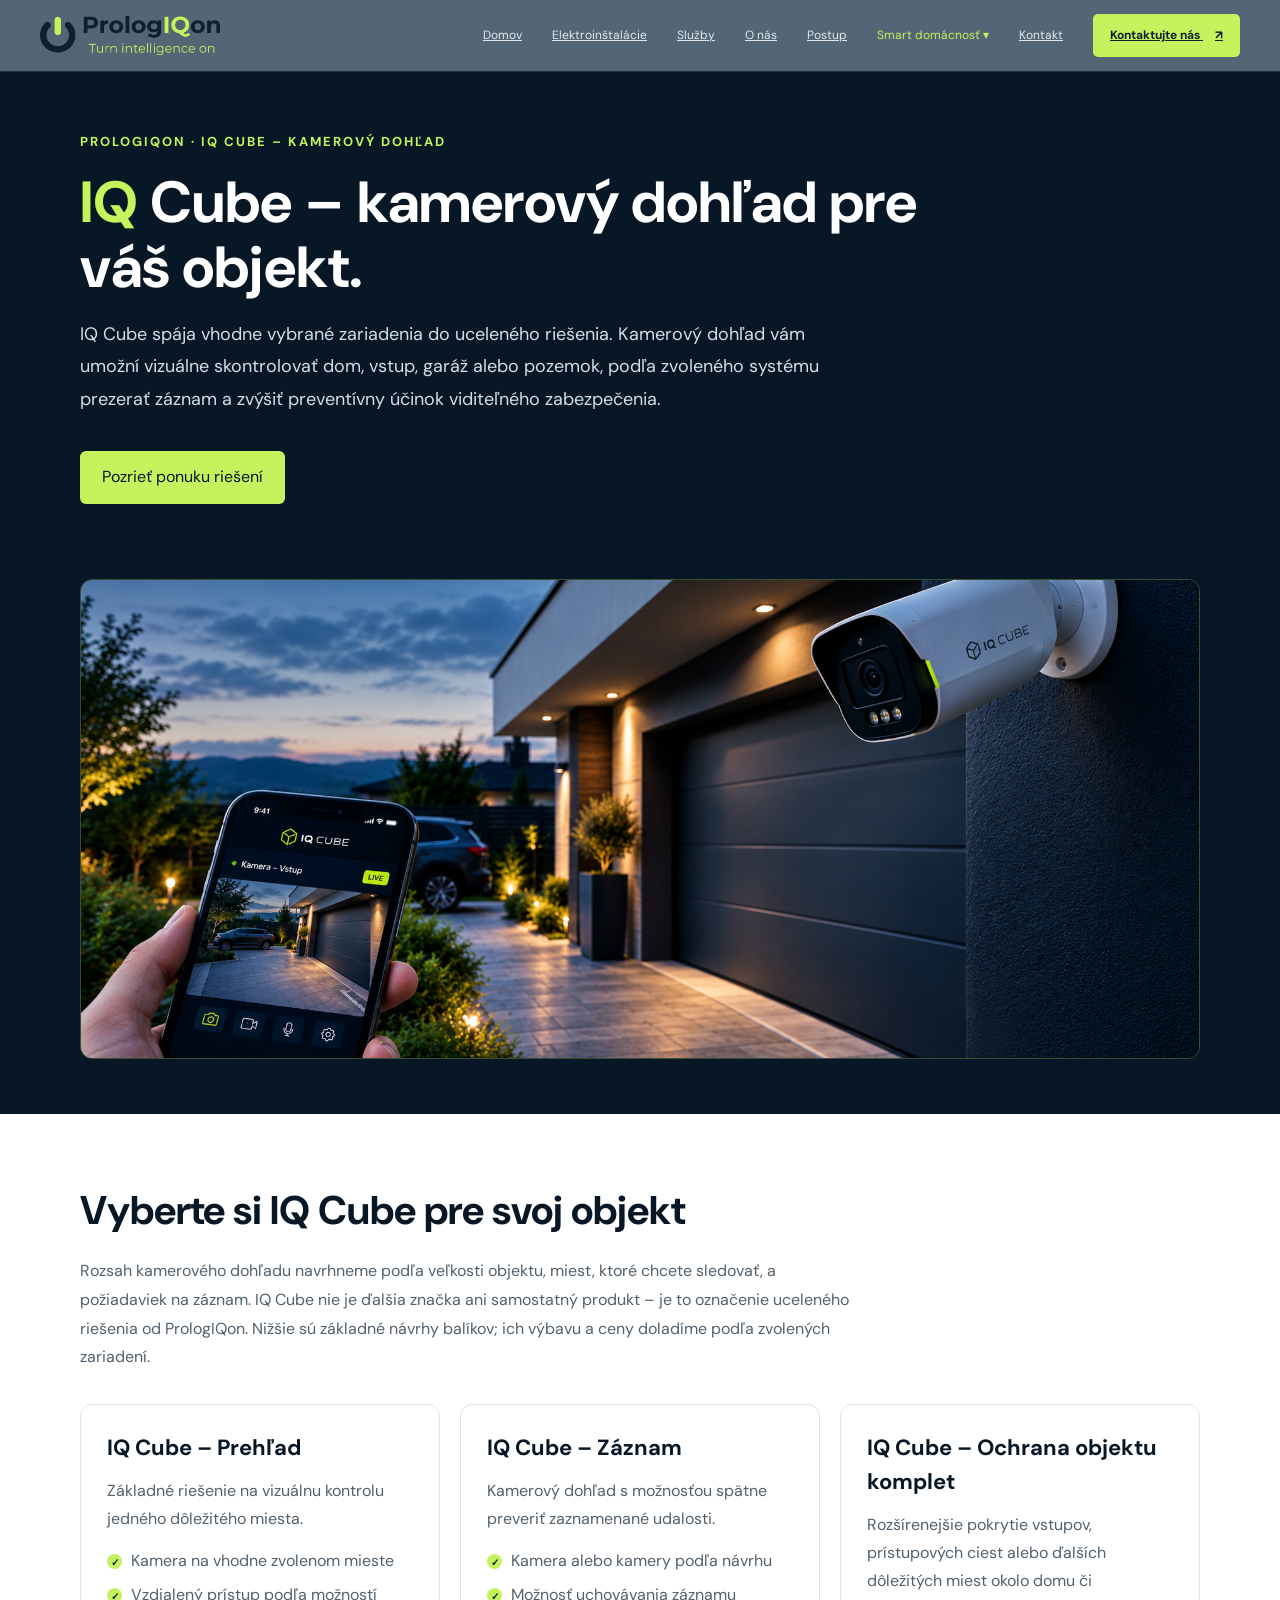
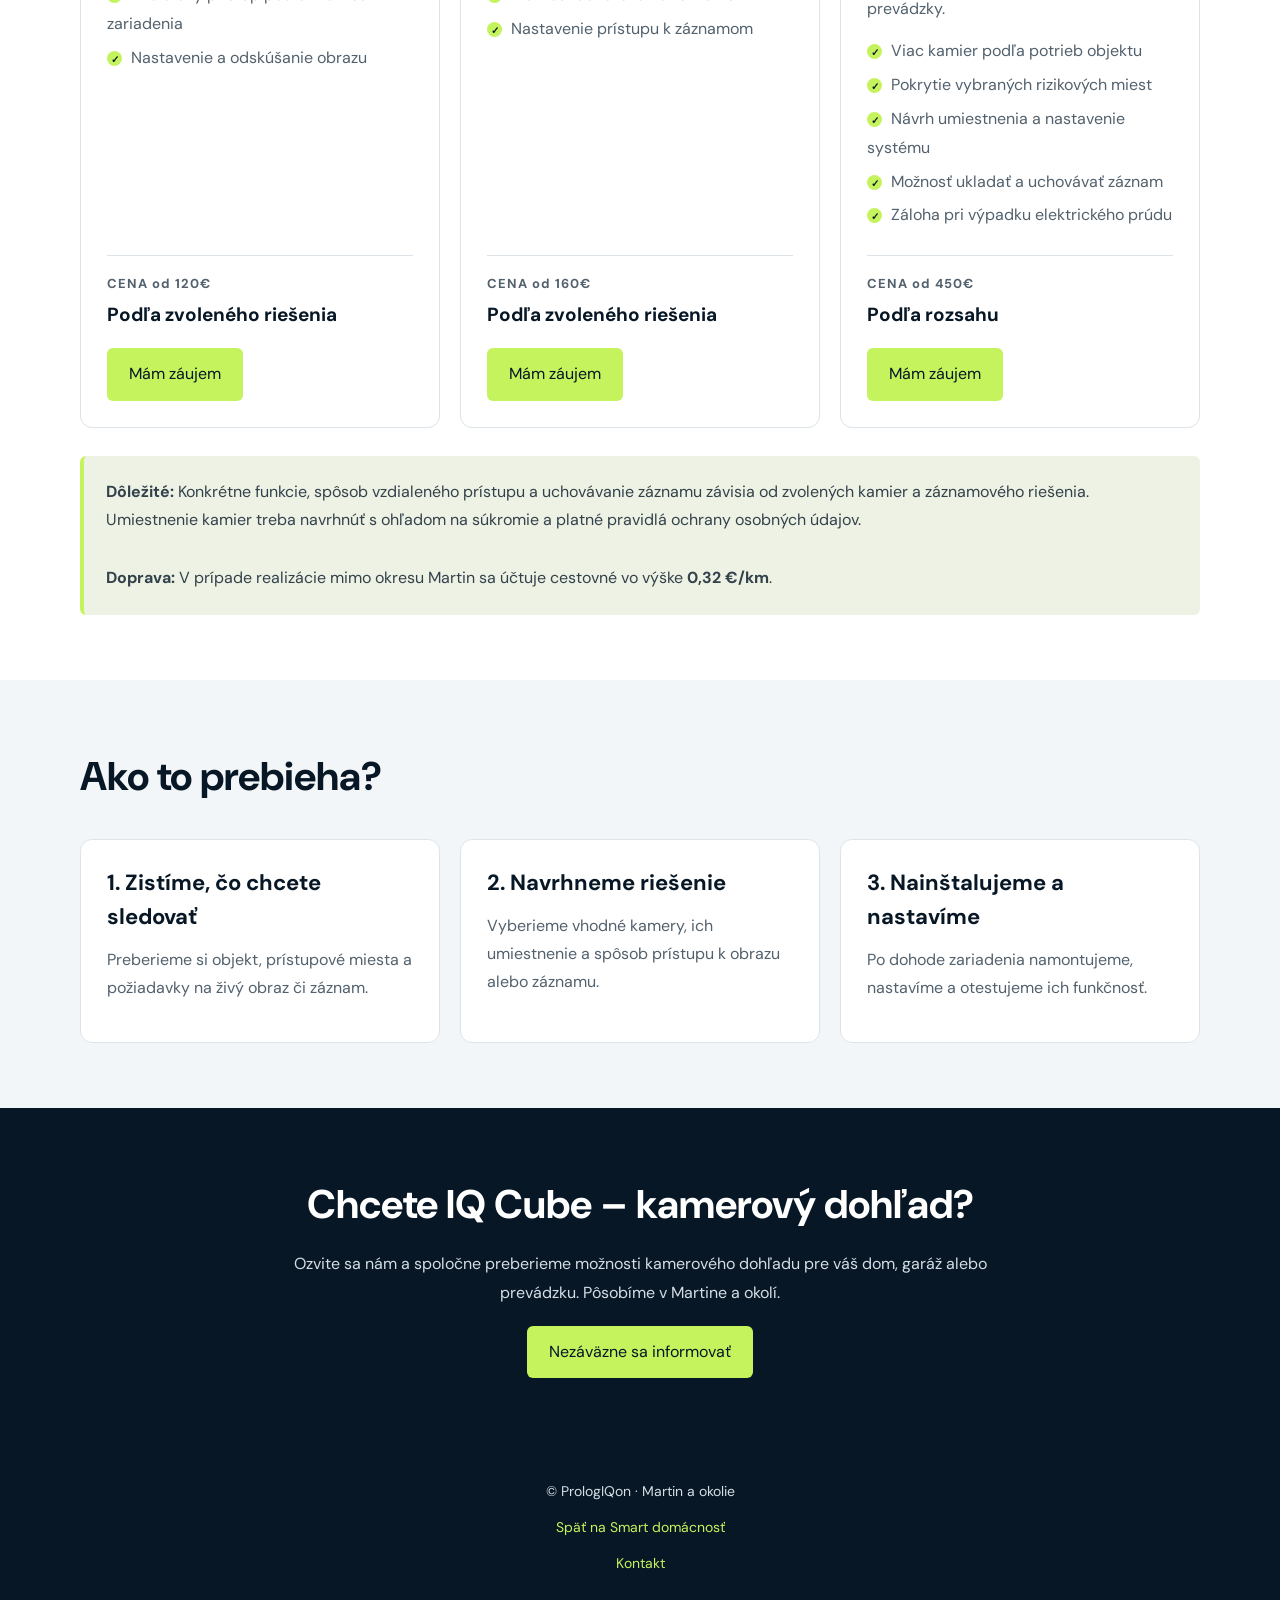
<file: smart-kamery.html>
<!DOCTYPE html>
<html lang="sk">
<head>
  <meta charset="UTF-8">
  <meta name="viewport" content="width=device-width, initial-scale=1.0">
  <meta name="theme-color" content="#071725">

  <title>IQ Cube – Kamerový dohľad | PrologIQon</title>
  <meta name="description" content="IQ Cube od PrologIQon: kamerový dohľad pre vizuálnu kontrolu objektu, záznam udalostí a prevenciu vlámania. Martin a okolie.">

  <link rel="stylesheet" href="styles.css">
  <link rel="icon" href="https://prologiqon.sk/favicon-32x32.png?v=2">

  <style>

    /* ROZBAĽOVACIA PONUKA SMART DOMÁCNOSŤ */
    .smart-nav-dropdown {
      position: relative;
    }

    .smart-nav-toggle {
      appearance: none;
      -webkit-appearance: none;
      display: inline-block;
      margin: 0;
      padding: 0;
      border: 0;
      background: transparent;
      color: #C5F35D;
      font: inherit;
      text-decoration: none;
      white-space: nowrap;
      cursor: pointer;
    }

    .smart-nav-toggle::after {
      content: " ▾";
      font-size: 12px;
    }

    .smart-nav-toggle[aria-expanded="true"]::after {
      content: " ▴";
    }

    .smart-nav-submenu {
      display: none;
      position: absolute;
      top: 100%;
      left: 0;
      z-index: 10000;
      min-width: 245px;
      padding: 8px;
      margin-top: 10px;
      background: #0d2031;
      border: 1px solid rgba(197, 243, 93, 0.35);
      border-radius: 8px;
      box-shadow: 0 10px 25px rgba(0, 0, 0, 0.25);
      flex-direction: column;
      gap: 2px;
    }

    .smart-nav-submenu[hidden] {
      display: none !important;
    }

    .smart-nav-submenu:not([hidden]) {
      display: flex;
    }

    .smart-nav-submenu a {
      display: block;
      padding: 11px 13px;
      color: #ffffff;
      text-decoration: none;
      font-size: 14px;
      line-height: 1.4;
      border-radius: 5px;
      white-space: nowrap;
    }

    .smart-nav-submenu a:hover,
    .smart-nav-submenu a:focus {
      background: rgba(197, 243, 93, 0.12);
      color: #C5F35D;
    }

    @media (max-width: 768px) {
      .smart-nav-dropdown {
        width: 100%;
      }

      .smart-nav-toggle {
        display: block;
        width: 100%;
        padding: 12px 0;
        text-align: left;
      }

      .smart-nav-submenu {
        position: static;
        min-width: 0;
        width: 100%;
        margin-top: 0;
        margin-bottom: 8px;
        box-sizing: border-box;
        box-shadow: none;
      }

      .smart-nav-submenu a {
        white-space: normal;
      }
    }
  </style>

  <style>
    .camera-hero {
      background: #071725;
      color: #fff;
      padding: 60px 24px 75px;
    }

    .camera-inner {
      max-width: 1120px;
      margin: 0 auto;
    }

    .camera-label {
      color: #C5F35D;
      text-transform: uppercase;
      letter-spacing: 2px;
      font-size: 13px;
      font-weight: 700;
    }

    .camera-hero h1 {
      max-width: 850px;
      font-size: clamp(36px, 5vw, 58px);
      line-height: 1.12;
      margin: 18px 0;
    }

    .camera-hero p {
      max-width: 760px;
      color: #d5dee5;
      font-size: 18px;
      line-height: 1.8;
    }

    .iq-lime {
      color: #C5F35D;
    }

    .camera-button {
      display: inline-block;
      margin-top: 18px;
      padding: 14px 22px;
      border: 0;
      border-radius: 6px;
      background: #C5F35D;
      color: #071725;
      text-decoration: none;
      font-weight: 700;
      cursor: pointer;
      font: inherit;
    }

    .camera-button:hover {
      filter: brightness(0.95);
    }

    .camera-photo-section {
      background: #071725;
      padding: 0 24px 55px;
    }

    .camera-photo {
      max-width: 1120px;
      margin: 0 auto;
      height: clamp(240px, 42vw, 480px);
      overflow: hidden;
      border-radius: 12px;
      border: 1px solid rgba(197, 243, 93, 0.25);
    }

    .camera-photo img {
      display: block;
      width: 100%;
      height: 100%;
      object-fit: cover;
      object-position: center 58%;
    }

    .camera-section {
      padding: 65px 24px;
      background: #fff;
      color: #071725;
    }

    .camera-section.alt {
      background: #f3f6f8;
    }

    .camera-section h2 {
      font-size: clamp(28px, 4vw, 40px);
      margin: 0 0 16px;
    }

    .camera-intro {
      max-width: 780px;
      color: #52616d;
      line-height: 1.8;
      margin-bottom: 30px;
    }

    .camera-grid {
      display: grid;
      grid-template-columns: repeat(auto-fit, minmax(235px, 1fr));
      gap: 20px;
      margin-top: 32px;
    }

    .camera-card {
      border: 1px solid #dce4e9;
      border-radius: 12px;
      padding: 26px;
      background: #fff;
      display: flex;
      flex-direction: column;
      align-items: flex-start;
    }

    .camera-card h3 {
      font-size: 22px;
      margin: 0 0 12px;
    }

    .camera-card p {
      color: #52616d;
      line-height: 1.75;
      margin: 0 0 14px;
    }

    .camera-card ul {
      color: #52616d;
      line-height: 1.8;
      padding-left: 0;
      margin: 0 0 20px;
      list-style: none;
    }

    .camera-card li {
      margin-bottom: 5px;
    }

    .camera-card li::before {
      content: "✓";
      display: inline-grid;
      place-items: center;
      width: 15px;
      height: 15px;
      border-radius: 50%;
      background: #C5F35D;
      color: #071725;
      font-size: 10px;
      font-weight: 800;
      margin-right: 9px;
    }

    .camera-price {
      border-top: 1px solid #dce4e9;
      padding-top: 18px;
      margin-top: auto;
      width: 100%;
    }

    .camera-price span {
      display: block;
      color: #52616d;
      font-size: 13px;
      font-weight: 700;
      letter-spacing: 1px;
      margin-bottom: 6px;
    }

    .camera-price strong {
      display: block;
      font-size: 19px;
      color: #071725;
    }

    .camera-note {
      margin-top: 28px;
      padding: 22px;
      background: #edf2e4;
      border-left: 4px solid #C5F35D;
      border-radius: 6px;
      color: #33414b;
      line-height: 1.8;
    }

    .camera-cta {
      background: #071725;
      color: #fff;
      padding: 65px 24px;
      text-align: center;
    }

    .camera-cta h2 {
      font-size: clamp(28px, 4vw, 40px);
      margin: 0 0 15px;
    }

    .camera-cta p {
      max-width: 720px;
      margin: 0 auto;
      color: #d5dee5;
      line-height: 1.8;
    }

    .camera-footer {
      background: #071725;
      color: #d5dee5;
      padding: 24px;
      text-align: center;
      font-size: 14px;
    }

    .camera-footer a {
      color: #C5F35D;
      text-decoration: none;
    }

    /* Dopytový formulár */
    .camera-modal {
      display: none;
      position: fixed;
      inset: 0;
      z-index: 9999;
      padding: 20px;
      overflow-y: auto;
      background: rgba(3, 12, 20, 0.82);
      align-items: center;
      justify-content: center;
    }

    .camera-modal.is-open {
      display: flex;
    }

    .camera-modal-panel {
      position: relative;
      width: 100%;
      max-width: 620px;
      max-height: 92vh;
      overflow-y: auto;
      padding: 30px;
      background: #fff;
      color: #071725;
      border-radius: 12px;
      box-shadow: 0 20px 70px rgba(0, 0, 0, 0.3);
    }

    .camera-modal-panel h2 {
      margin: 0 40px 10px 0;
      font-size: 28px;
    }

    .camera-modal-panel > p {
      color: #52616d;
      line-height: 1.6;
      margin-bottom: 22px;
    }

    .camera-modal-close {
      position: absolute;
      top: 12px;
      right: 14px;
      width: 40px;
      height: 40px;
      border: 0;
      border-radius: 6px;
      background: #f0f3f5;
      color: #071725;
      font-size: 28px;
      line-height: 1;
      cursor: pointer;
    }

    .camera-form {
      display: grid;
      gap: 15px;
    }

    .camera-form label {
      display: block;
      margin-bottom: 6px;
      color: #071725;
      font-size: 14px;
      font-weight: 700;
    }

    .camera-form input:not([type="checkbox"]),
    .camera-form textarea {
      display: block;
      width: 100%;
      box-sizing: border-box;
      padding: 12px 13px;
      border: 1px solid #cbd5dc;
      border-radius: 6px;
      background: #fff;
      color: #071725;
      font: inherit;
    }

    .camera-form input[readonly] {
      background: #f3f6f8;
    }

    .camera-form textarea {
      min-height: 100px;
      resize: vertical;
    }

    .camera-consent {
      display: flex;
      align-items: flex-start;
      gap: 10px;
      color: #52616d;
      font-size: 13px;
      line-height: 1.6;
    }

    .camera-consent input {
      margin-top: 4px;
      flex-shrink: 0;
    }

    .camera-consent label {
      margin: 0;
      color: #52616d;
      font-weight: 400;
    }

    .camera-consent a {
      color: #071725;
      text-decoration: underline;
    }

    .camera-form-submit {
      width: 100%;
      margin-top: 4px;
      padding: 14px 20px;
      border: 0;
      border-radius: 6px;
      background: #C5F35D;
      color: #071725;
      font-weight: 800;
      font-size: 16px;
      cursor: pointer;
    }

    .camera-form-submit:disabled {
      opacity: 0.65;
      cursor: wait;
    }

    .camera-form-status {
      display: none;
      padding: 12px 14px;
      border-radius: 6px;
      line-height: 1.6;
      font-size: 14px;
    }

    .camera-form-status.is-visible {
      display: block;
    }

    .camera-form-status.success {
      background: #edf7df;
      color: #25420c;
    }

    .camera-form-status.error {
      background: #fff0f0;
      color: #8b1e1e;
    }

    @media (max-width: 600px) {
      .camera-hero {
        padding: 45px 20px 38px;
      }

      .camera-photo-section {
        padding: 0 20px 40px;
      }

      .camera-photo {
        height: 250px;
        border-radius: 8px;
      }

      .camera-section {
        padding: 45px 20px;
      }

      .camera-card {
        padding: 22px;
      }

      .camera-modal {
        padding: 10px;
        align-items: flex-start;
      }

      .camera-modal-panel {
        padding: 24px 18px;
        margin: 10px 0;
        max-height: none;
      }
    }
  </style>
</head>

<body>
  <header class="site-header">
    <div class="wrap nav">
      <a class="brand" href="index.html#domov">
        <img src="prologiqon%20logo%20final.png" alt="PrologIQon">
      </a>

      <button class="menu" aria-label="Otvoriť menu" aria-expanded="false">
        <i></i><i></i><i></i>
      </button>

      <nav class="links">
        <a href="index.html#domov">Domov</a>
        <a href="elektroinstalacie.html">Elektroinštalácie</a>
        <a href="index.html#sluzby">Služby</a>
        <a href="index.html#onas">O nás</a>
        <a href="index.html#postup">Postup</a>

        <div class="smart-nav-dropdown">
          <button
            type="button"
            class="smart-nav-toggle"
            aria-expanded="false"
            aria-controls="smart-nav-submenu">
            Smart domácnosť
          </button>

          <div class="smart-nav-submenu" id="smart-nav-submenu" hidden>
            <a href="smart-domacnost.html">Prehľad Smart domácnosti</a>
            <a href="smart-osvetlenie.html">Inteligentné osvetlenie</a>
            <a href="smart-kamery.html">Zabezpečenie a kamery</a>
            <a href="smart-unik-vody.html">Ochrana pred únikom vody</a>
            <a href="smart-garaz.html">Inteligentná garáž</a>
          </div>
        </div>

        <a href="index.html#kontakt">Kontakt</a>
        <a class="nav-call" href="index.html#kontakt">Kontaktujte nás <b>↗</b></a>
      </nav>
    </div>
  </header>

  <main>
    <section class="camera-hero">
      <div class="camera-inner">
        <div class="camera-label">PrologIQon · IQ Cube – kamerový dohľad</div>

        <h1><span class="iq-lime">IQ</span> Cube – kamerový dohľad pre váš objekt.</h1>

        <p>
          IQ Cube spája vhodne vybrané zariadenia do uceleného riešenia.
          Kamerový dohľad vám umožní vizuálne skontrolovať dom, vstup,
          garáž alebo pozemok, podľa zvoleného systému prezerať záznam
          a zvýšiť preventívny účinok viditeľného zabezpečenia.
        </p>

        <a class="camera-button" href="#balicky">
          Pozrieť ponuku riešení
        </a>
      </div>
    </section>

    <section class="camera-photo-section" aria-label="IQ Cube kamerový dohľad">
      <div class="camera-photo">
        <img
          src="kamery.png"
          alt="Kamerový dohľad IQ Cube pri rodinnom dome"
          fetchpriority="high">
      </div>
    </section>

    <section class="camera-section">
      <div class="camera-inner">
        <h2>Vyberte si IQ Cube pre svoj objekt</h2>

        <p class="camera-intro">
          Rozsah kamerového dohľadu navrhneme podľa veľkosti objektu,
          miest, ktoré chcete sledovať, a požiadaviek na záznam.
          IQ Cube nie je ďalšia značka ani samostatný produkt – je to
          označenie uceleného riešenia od PrologIQon. Nižšie sú základné
          návrhy balíkov; ich výbavu a ceny doladíme podľa zvolených zariadení.
        </p>

        <div class="camera-grid" id="balicky">
          <article class="camera-card">
            <h3>IQ Cube – Prehľad</h3>
            <p>
              Základné riešenie na vizuálnu kontrolu jedného dôležitého miesta.
            </p>
            <ul>
              <li>Kamera na vhodne zvolenom mieste</li>
              <li>Vzdialený prístup podľa možností zariadenia</li>
              <li>Nastavenie a odskúšanie obrazu</li>
            </ul>
            <div class="camera-price">
              <span>CENA od 120€</span>
              <strong>Podľa zvoleného riešenia</strong>
            </div>
            <button type="button" class="camera-button camera-inquiry"
              data-package="IQ Cube – Prehľad" data-price="Podľa zvoleného riešenia">
              Mám záujem
            </button>
          </article>

          <article class="camera-card">
            <h3>IQ Cube – Záznam</h3>
            <p>
              Kamerový dohľad s možnosťou spätne preveriť zaznamenané udalosti.
            </p>
            <ul>
              <li>Kamera alebo kamery podľa návrhu</li>
              <li>Možnosť uchovávania záznamu</li>
              <li>Nastavenie prístupu k záznamom</li>
            </ul>
            <div class="camera-price">
              <span>CENA od 160€</span>
              <strong>Podľa zvoleného riešenia</strong>
            </div>
            <button type="button" class="camera-button camera-inquiry"
              data-package="IQ Cube – Záznam" data-price="Podľa zvoleného riešenia">
              Mám záujem
            </button>
          </article>

          <article class="camera-card">
            <h3>IQ Cube – Ochrana objektu komplet</h3>
            <p>
              Rozšírenejšie pokrytie vstupov, prístupových ciest alebo ďalších
              dôležitých miest okolo domu či prevádzky.
            </p>
            <ul>
              <li>Viac kamier podľa potrieb objektu</li>
              <li>Pokrytie vybraných rizikových miest</li>
              <li>Návrh umiestnenia a nastavenie systému</li>
              <li>Možnosť ukladať a uchovávať záznam</li>
              <li>Záloha pri výpadku elektrického prúdu</li>
            </ul>
            <div class="camera-price">
              <span>CENA od 450€</span>
              <strong>Podľa rozsahu</strong>
            </div>
            <button type="button" class="camera-button camera-inquiry"
              data-package="IQ Cube – Ochrana objektu komplet" data-price="Podľa rozsahu">
              Mám záujem
            </button>
          </article>
        </div>

        <div class="camera-note">
          <strong>Dôležité:</strong> Konkrétne funkcie, spôsob vzdialeného
          prístupu a uchovávanie záznamu závisia od zvolených kamier a
          záznamového riešenia. Umiestnenie kamier treba navrhnúť s ohľadom
          na súkromie a platné pravidlá ochrany osobných údajov.
          <br><br>
          <strong>Doprava:</strong> V prípade realizácie mimo okresu Martin
          sa účtuje cestovné vo výške <strong>0,32 €/km</strong>.
        </div>
      </div>
    </section>

    <section class="camera-section alt">
      <div class="camera-inner">
        <h2>Ako to prebieha?</h2>

        <div class="camera-grid">
          <article class="camera-card">
            <h3>1. Zistíme, čo chcete sledovať</h3>
            <p>
              Preberieme si objekt, prístupové miesta a požiadavky na
              živý obraz či záznam.
            </p>
          </article>

          <article class="camera-card">
            <h3>2. Navrhneme riešenie</h3>
            <p>
              Vyberieme vhodné kamery, ich umiestnenie a spôsob
              prístupu k obrazu alebo záznamu.
            </p>
          </article>

          <article class="camera-card">
            <h3>3. Nainštalujeme a nastavíme</h3>
            <p>
              Po dohode zariadenia namontujeme, nastavíme a otestujeme
              ich funkčnosť.
            </p>
          </article>
        </div>
      </div>
    </section>

    <section class="camera-cta">
      <div class="camera-inner">
        <h2>Chcete IQ Cube – kamerový dohľad?</h2>
        <p>
          Ozvite sa nám a spoločne preberieme možnosti kamerového
          dohľadu pre váš dom, garáž alebo prevádzku. Pôsobíme v Martine
          a okolí.
        </p>

        <button type="button" class="camera-button camera-inquiry"
          data-package="Individuálny dopyt – IQ Cube kamerový dohľad"
          data-price="Podľa dohody">
          Nezáväzne sa informovať
        </button>
      </div>
    </section>
  </main>

  <footer class="camera-footer">
    <p>© PrologIQon · Martin a okolie</p>
    <p><a href="smart-domacnost.html">Späť na Smart domácnosť</a></p>
    <p><a href="index.html#kontakt">Kontakt</a></p>
  </footer>

  <!-- Dopytový formulár -->
  <div
    class="camera-modal"
    id="camera-modal"
    aria-hidden="true">

    <div
      class="camera-modal-panel"
      role="dialog"
      aria-modal="true"
      aria-labelledby="camera-modal-title">

      <button
        type="button"
        class="camera-modal-close"
        id="camera-modal-close"
        aria-label="Zavrieť formulár">
        &times;
      </button>

      <h2 id="camera-modal-title">Nezáväzný dopyt</h2>

      <p>
        Vyplňte kontaktné údaje a ozveme sa vám s ďalším postupom.
      </p>

      <form
        class="camera-form"
        id="camera-inquiry-form"
        action="https://api.web3forms.com/submit"
        method="POST">

        <input
          type="hidden"
          name="access_key"
          value="d778e264-7744-4181-adea-b26a5d6d48b6">

        <input
          type="hidden"
          name="subject"
          value="Nový dopyt – IQ Cube pre kamerový systém PrologIQon">

        <input
          type="hidden"
          name="from_name"
          value="Web PrologIQon – IQ Cube pre kamerový systém">

        <input
          type="hidden"
          name="redirect"
          value="">

        <div>
          <label for="camera-package">Vybraný balík</label>
          <input
            type="text"
            id="camera-package"
            name="Vybraný balík"
            value="Individuálny dopyt – IQ Cube pre kamerový systém"
            readonly>
        </div>

        <div>
          <label for="camera-price-input">Cena</label>
          <input
            type="text"
            id="camera-price-input"
            name="Cena"
            value="Podľa dohody"
            readonly>
        </div>

        <div>
          <label for="camera-name">Meno a priezvisko *</label>
          <input
            type="text"
            id="camera-name"
            name="Meno a priezvisko"
            autocomplete="name"
            required>
        </div>

        <div>
          <label for="camera-phone">Telefón *</label>
          <input
            type="tel"
            id="camera-phone"
            name="Telefón"
            autocomplete="tel"
            required>
        </div>

        <div>
          <label for="camera-email">E-mail *</label>
          <input
            type="email"
            id="camera-email"
            name="E-mail"
            autocomplete="email"
            required>
        </div>

        <div>
          <label for="camera-town">Obec alebo mesto realizácie *</label>
          <input
            type="text"
            id="camera-town"
            name="Obec alebo mesto realizácie"
            autocomplete="address-level2"
            required>
        </div>

        <div>
          <label for="camera-note-input">Poznámka</label>
          <textarea
            id="camera-note-input"
            name="Poznámka"
            placeholder="Počet kamier, miesto montáže, požadované funkcie alebo ďalšie informácie."></textarea>
        </div>

        <div class="camera-consent">
          <input
            type="checkbox"
            id="camera-consent"
            name="Súhlas so spracovaním údajov"
            value="Áno"
            required>

          <label for="camera-consent">
            Súhlasím so spracovaním osobných údajov na účely vybavenia
            dopytu. Oboznámil/a som sa so
            <a href="ochrana-osobnych-udajov.html" target="_blank" rel="noopener">
              zásadami ochrany osobných údajov
            </a>.
          </label>
        </div>

        <div
          class="camera-form-status"
          id="camera-form-status"
          role="status"
          aria-live="polite">
        </div>

        <button
          type="submit"
          class="camera-form-submit"
          id="camera-form-submit">
          Odoslať dopyt
        </button>
      </form>
    </div>
  </div>

  <script src="script.js"></script>

  <script>
    (function () {
      const modal = document.getElementById("camera-modal");
      const closeButton = document.getElementById("camera-modal-close");
      const form = document.getElementById("camera-inquiry-form");
      const packageInput = document.getElementById("camera-package");
      const priceInput = document.getElementById("camera-price-input");
      const statusBox = document.getElementById("camera-form-status");
      const submitButton = document.getElementById("camera-form-submit");

      let previousFocus = null;

      function openModal(packageName, packagePrice) {
        previousFocus = document.activeElement;

        packageInput.value =
          packageName || "Individuálny dopyt – IQ Cube pre kamerový systém";

        priceInput.value = packagePrice || "Podľa dohody";

        statusBox.textContent = "";
        statusBox.className = "camera-form-status";

        modal.classList.add("is-open");
        modal.setAttribute("aria-hidden", "false");
        document.body.style.overflow = "hidden";

        window.setTimeout(function () {
          const firstField = document.getElementById("camera-name");
          if (firstField) firstField.focus();
        }, 50);
      }

      function closeModal() {
        modal.classList.remove("is-open");
        modal.setAttribute("aria-hidden", "true");
        document.body.style.overflow = "";

        if (previousFocus && typeof previousFocus.focus === "function") {
          previousFocus.focus();
        }
      }

      document.querySelectorAll(".camera-inquiry").forEach(function (button) {
        button.addEventListener("click", function () {
          openModal(
            button.getAttribute("data-package"),
            button.getAttribute("data-price")
          );
        });
      });

      closeButton.addEventListener("click", closeModal);

      modal.addEventListener("click", function (event) {
        if (event.target === modal) {
          closeModal();
        }
      });

      document.addEventListener("keydown", function (event) {
        if (event.key === "Escape" && modal.classList.contains("is-open")) {
          closeModal();
        }
      });

      form.addEventListener("submit", async function (event) {
        event.preventDefault();

        statusBox.textContent = "";
        statusBox.className = "camera-form-status";
        submitButton.disabled = true;
        submitButton.textContent = "Odosielam…";

        try {
          const response = await fetch(form.action, {
            method: "POST",
            body: new FormData(form),
            headers: {
              Accept: "application/json"
            }
          });

          const result = await response.json();

          if (response.ok && result.success) {
            statusBox.textContent =
              "✓ Dopyt bol úspešne odoslaný. Ďakujeme za váš záujem. Ozveme sa vám.";

            statusBox.className = "camera-form-status is-visible success";

            form.reset();

            packageInput.value = "Dopyt odoslaný";
            priceInput.value = "—";
            submitButton.textContent = "Dopyt odoslaný";
          } else {
            throw new Error(
              result.message || "Dopyt sa nepodarilo odoslať."
            );
          }
        } catch (error) {
          statusBox.textContent =
            "Dopyt sa nepodarilo odoslať. Skúste to, prosím, znova alebo nás kontaktujte e-mailom na prologiqon@gmail.com.";

          statusBox.className = "camera-form-status is-visible error";
          submitButton.disabled = false;
          submitButton.textContent = "Skúsiť odoslať znova";
        }
      });
    })();
  </script>
</body>
</html>
</file>
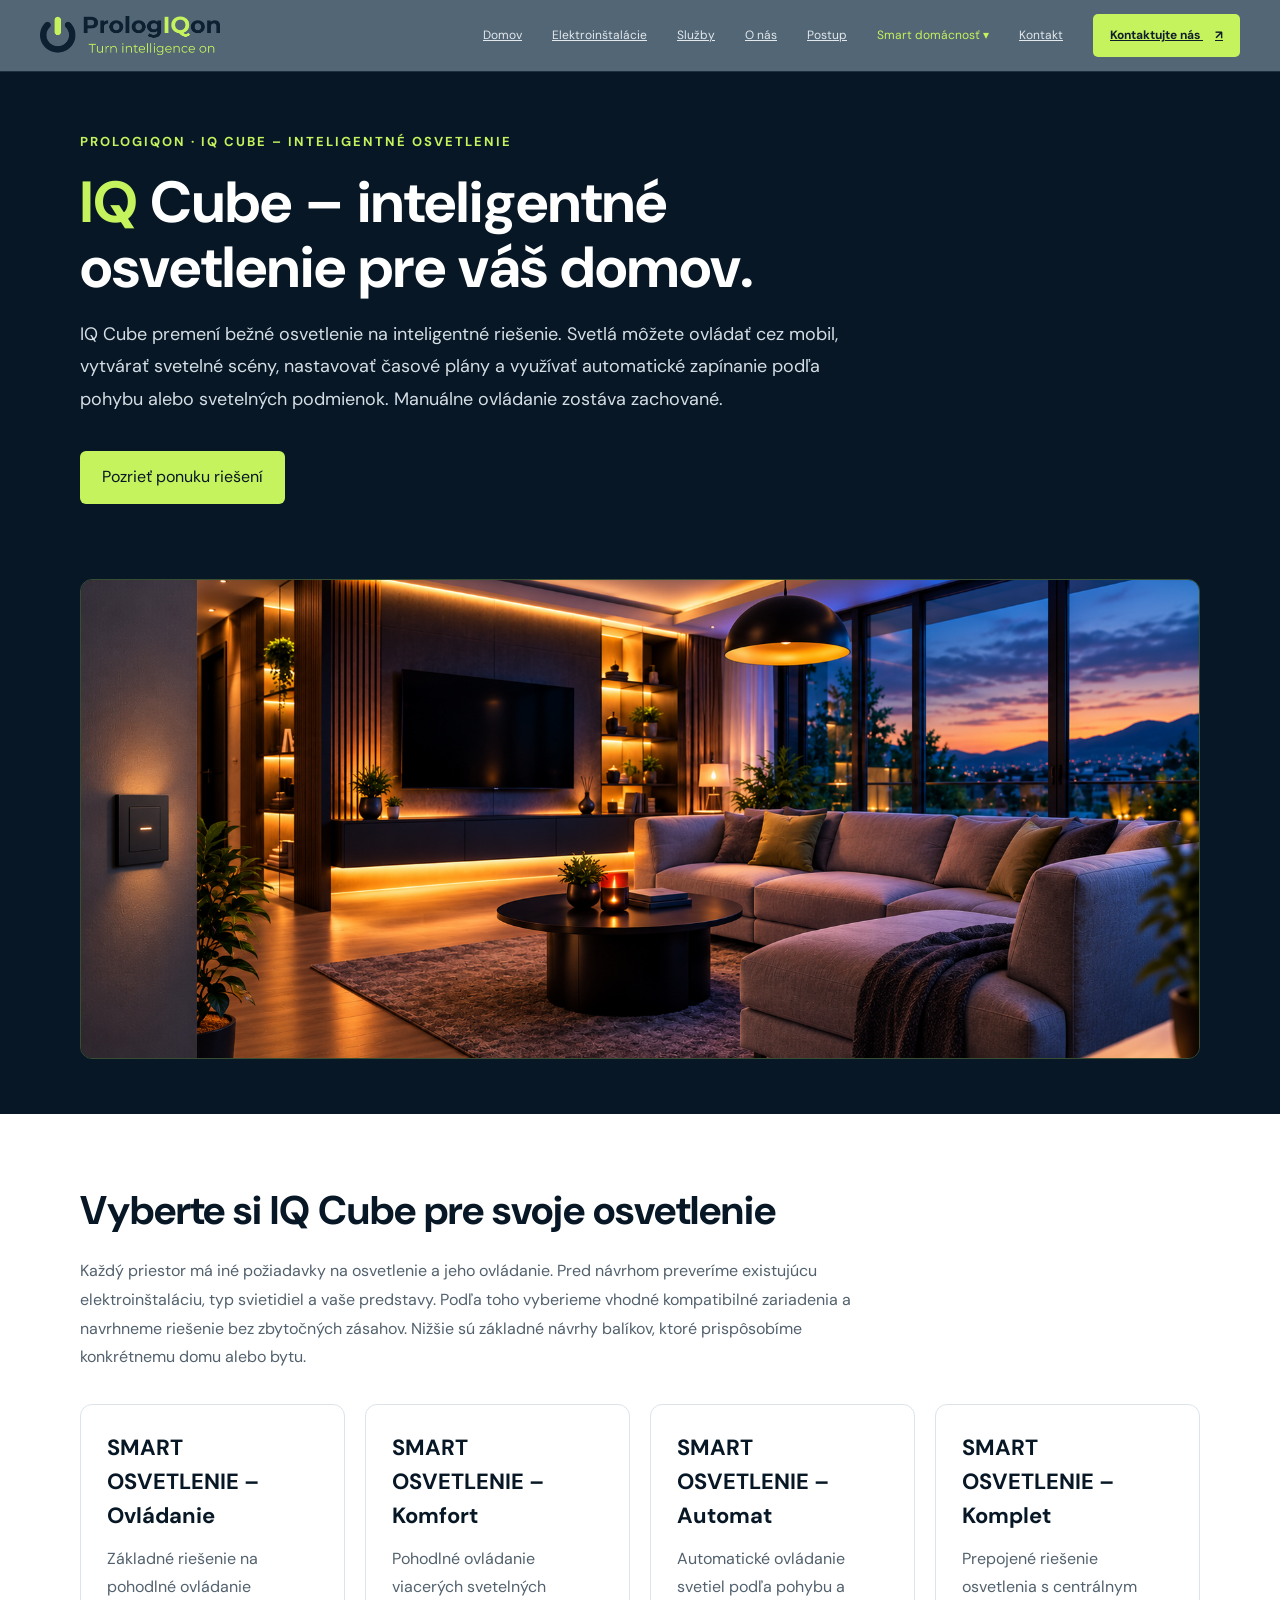
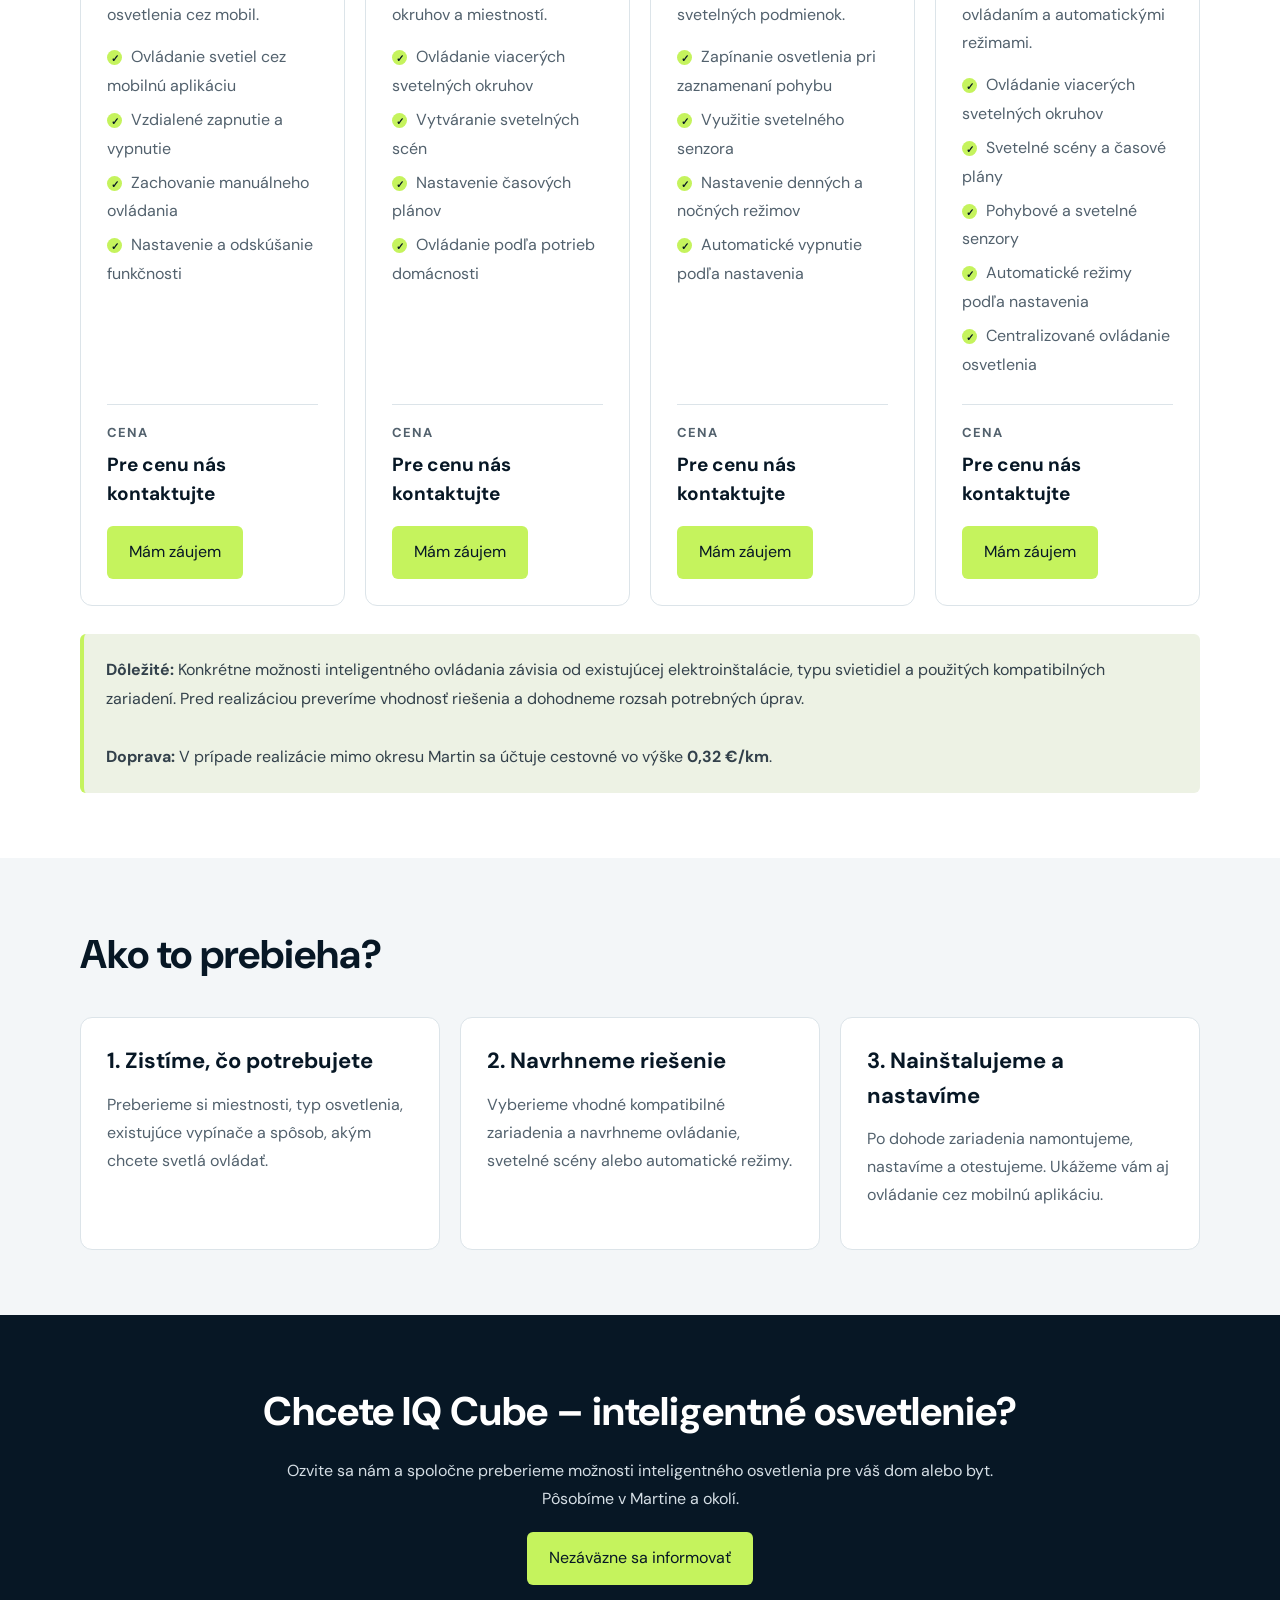
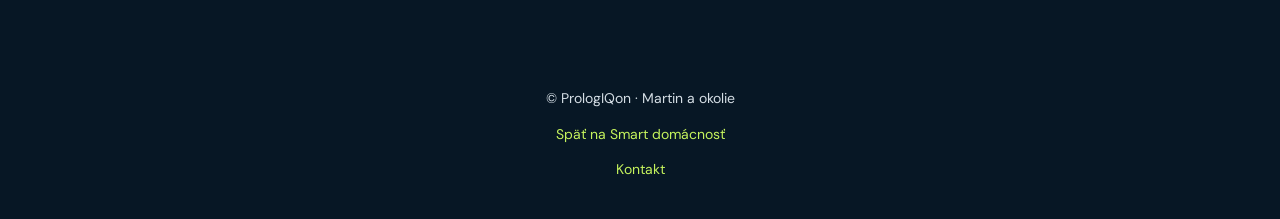
<file: smart-osvetlenie.html>
<!DOCTYPE html>
<html lang="sk">
<head>
  <meta charset="UTF-8">
  <meta name="viewport" content="width=device-width, initial-scale=1.0">
  <meta name="theme-color" content="#071725">

  <title>IQ Cube – Inteligentné osvetlenie | PrologIQon</title>
  <meta name="description" content="IQ Cube od PrologIQon: inteligentné osvetlenie s ovládaním cez mobil, svetelnými scénami, časovými plánmi a automatizáciou. Martin a okolie.">

  <link rel="stylesheet" href="styles.css">
  <link rel="icon" href="https://prologiqon.sk/favicon-32x32.png?v=2">

  <style>
    /* ROZBAĽOVACIA PONUKA SMART DOMÁCNOSŤ */
    .smart-nav-dropdown {
      position: relative;
    }

    .smart-nav-toggle {
      appearance: none;
      -webkit-appearance: none;
      display: inline-block;
      margin: 0;
      padding: 0;
      border: 0;
      background: transparent;
      color: #C5F35D;
      font: inherit;
      text-decoration: none;
      white-space: nowrap;
      cursor: pointer;
    }

    .smart-nav-toggle::after {
      content: " ▾";
      font-size: 12px;
    }

    .smart-nav-toggle[aria-expanded="true"]::after {
      content: " ▴";
    }

    .smart-nav-submenu {
      display: none;
      position: absolute;
      top: 100%;
      left: 0;
      z-index: 10000;
      min-width: 245px;
      padding: 8px;
      margin-top: 10px;
      background: #0d2031;
      border: 1px solid rgba(197, 243, 93, 0.35);
      border-radius: 8px;
      box-shadow: 0 10px 25px rgba(0, 0, 0, 0.25);
      flex-direction: column;
      gap: 2px;
    }

    .smart-nav-submenu[hidden] {
      display: none !important;
    }

    .smart-nav-submenu:not([hidden]) {
      display: flex;
    }

    .smart-nav-submenu a {
      display: block;
      padding: 11px 13px;
      color: #ffffff;
      text-decoration: none;
      font-size: 14px;
      line-height: 1.4;
      border-radius: 5px;
      white-space: nowrap;
    }

    .smart-nav-submenu a:hover,
    .smart-nav-submenu a:focus {
      background: rgba(197, 243, 93, 0.12);
      color: #C5F35D;
    }

    @media (max-width: 768px) {
      .smart-nav-dropdown {
        width: 100%;
      }

      .smart-nav-toggle {
        display: block;
        width: 100%;
        padding: 12px 0;
        text-align: left;
      }

      .smart-nav-submenu {
        position: static;
        min-width: 0;
        width: 100%;
        margin-top: 0;
        margin-bottom: 8px;
        box-sizing: border-box;
        box-shadow: none;
      }

      .smart-nav-submenu a {
        white-space: normal;
      }
    }
  </style>

  <style>
    .camera-hero {
      background: #071725;
      color: #fff;
      padding: 60px 24px 75px;
    }

    .camera-inner {
      max-width: 1120px;
      margin: 0 auto;
    }

    .camera-label {
      color: #C5F35D;
      text-transform: uppercase;
      letter-spacing: 2px;
      font-size: 13px;
      font-weight: 700;
    }

    .camera-hero h1 {
      max-width: 850px;
      font-size: clamp(36px, 5vw, 58px);
      line-height: 1.12;
      margin: 18px 0;
    }

    .camera-hero p {
      max-width: 760px;
      color: #d5dee5;
      font-size: 18px;
      line-height: 1.8;
    }

    .iq-lime {
      color: #C5F35D;
    }

    .camera-button {
      display: inline-block;
      margin-top: 18px;
      padding: 14px 22px;
      border: 0;
      border-radius: 6px;
      background: #C5F35D;
      color: #071725;
      text-decoration: none;
      font-weight: 700;
      cursor: pointer;
      font: inherit;
    }

    .camera-button:hover {
      filter: brightness(0.95);
    }

    .camera-photo-section {
      background: #071725;
      padding: 0 24px 55px;
    }

    .camera-photo {
      max-width: 1120px;
      margin: 0 auto;
      height: clamp(240px, 42vw, 480px);
      overflow: hidden;
      border-radius: 12px;
      border: 1px solid rgba(197, 243, 93, 0.25);
    }

    .camera-photo img {
      display: block;
      width: 100%;
      height: 100%;
      object-fit: cover;
      object-position: center 58%;
    }

    .camera-section {
      padding: 65px 24px;
      background: #fff;
      color: #071725;
    }

    .camera-section.alt {
      background: #f3f6f8;
    }

    .camera-section h2 {
      font-size: clamp(28px, 4vw, 40px);
      margin: 0 0 16px;
    }

    .camera-intro {
      max-width: 780px;
      color: #52616d;
      line-height: 1.8;
      margin-bottom: 30px;
    }

    .camera-grid {
      display: grid;
      grid-template-columns: repeat(auto-fit, minmax(235px, 1fr));
      gap: 20px;
      margin-top: 32px;
    }

    .camera-card {
      border: 1px solid #dce4e9;
      border-radius: 12px;
      padding: 26px;
      background: #fff;
      display: flex;
      flex-direction: column;
      align-items: flex-start;
    }

    .camera-card h3 {
      font-size: 22px;
      margin: 0 0 12px;
    }

    .camera-card p {
      color: #52616d;
      line-height: 1.75;
      margin: 0 0 14px;
    }

    .camera-card ul {
      color: #52616d;
      line-height: 1.8;
      padding-left: 0;
      margin: 0 0 20px;
      list-style: none;
    }

    .camera-card li {
      margin-bottom: 5px;
    }

    .camera-card li::before {
      content: "✓";
      display: inline-grid;
      place-items: center;
      width: 15px;
      height: 15px;
      border-radius: 50%;
      background: #C5F35D;
      color: #071725;
      font-size: 10px;
      font-weight: 800;
      margin-right: 9px;
    }

    .camera-price {
      border-top: 1px solid #dce4e9;
      padding-top: 18px;
      margin-top: auto;
      width: 100%;
    }

    .camera-price span {
      display: block;
      color: #52616d;
      font-size: 13px;
      font-weight: 700;
      letter-spacing: 1px;
      margin-bottom: 6px;
    }

    .camera-price strong {
      display: block;
      font-size: 19px;
      color: #071725;
    }

    .camera-note {
      margin-top: 28px;
      padding: 22px;
      background: #edf2e4;
      border-left: 4px solid #C5F35D;
      border-radius: 6px;
      color: #33414b;
      line-height: 1.8;
    }

    .camera-cta {
      background: #071725;
      color: #fff;
      padding: 65px 24px;
      text-align: center;
    }

    .camera-cta h2 {
      font-size: clamp(28px, 4vw, 40px);
      margin: 0 0 15px;
    }

    .camera-cta p {
      max-width: 720px;
      margin: 0 auto;
      color: #d5dee5;
      line-height: 1.8;
    }

    .camera-footer {
      background: #071725;
      color: #d5dee5;
      padding: 24px;
      text-align: center;
      font-size: 14px;
    }

    .camera-footer a {
      color: #C5F35D;
      text-decoration: none;
    }

    /* Dopytový formulár */
    .camera-modal {
      display: none;
      position: fixed;
      inset: 0;
      z-index: 9999;
      padding: 20px;
      overflow-y: auto;
      background: rgba(3, 12, 20, 0.82);
      align-items: center;
      justify-content: center;
    }

    .camera-modal.is-open {
      display: flex;
    }

    .camera-modal-panel {
      position: relative;
      width: 100%;
      max-width: 620px;
      max-height: 92vh;
      overflow-y: auto;
      padding: 30px;
      background: #fff;
      color: #071725;
      border-radius: 12px;
      box-shadow: 0 20px 70px rgba(0, 0, 0, 0.3);
    }

    .camera-modal-panel h2 {
      margin: 0 40px 10px 0;
      font-size: 28px;
    }

    .camera-modal-panel > p {
      color: #52616d;
      line-height: 1.6;
      margin-bottom: 22px;
    }

    .camera-modal-close {
      position: absolute;
      top: 12px;
      right: 14px;
      width: 40px;
      height: 40px;
      border: 0;
      border-radius: 6px;
      background: #f0f3f5;
      color: #071725;
      font-size: 28px;
      line-height: 1;
      cursor: pointer;
    }

    .camera-form {
      display: grid;
      gap: 15px;
    }

    .camera-form label {
      display: block;
      margin-bottom: 6px;
      color: #071725;
      font-size: 14px;
      font-weight: 700;
    }

    .camera-form input:not([type="checkbox"]),
    .camera-form textarea {
      display: block;
      width: 100%;
      box-sizing: border-box;
      padding: 12px 13px;
      border: 1px solid #cbd5dc;
      border-radius: 6px;
      background: #fff;
      color: #071725;
      font: inherit;
    }

    .camera-form input[readonly] {
      background: #f3f6f8;
    }

    .camera-form textarea {
      min-height: 100px;
      resize: vertical;
    }

    .camera-consent {
      display: flex;
      align-items: flex-start;
      gap: 10px;
      color: #52616d;
      font-size: 13px;
      line-height: 1.6;
    }

    .camera-consent input {
      margin-top: 4px;
      flex-shrink: 0;
    }

    .camera-consent label {
      margin: 0;
      color: #52616d;
      font-weight: 400;
    }

    .camera-consent a {
      color: #071725;
      text-decoration: underline;
    }

    .camera-form-submit {
      width: 100%;
      margin-top: 4px;
      padding: 14px 20px;
      border: 0;
      border-radius: 6px;
      background: #C5F35D;
      color: #071725;
      font-weight: 800;
      font-size: 16px;
      cursor: pointer;
    }

    .camera-form-submit:disabled {
      opacity: 0.65;
      cursor: wait;
    }

    .camera-form-status {
      display: none;
      padding: 12px 14px;
      border-radius: 6px;
      line-height: 1.6;
      font-size: 14px;
    }

    .camera-form-status.is-visible {
      display: block;
    }

    .camera-form-status.success {
      background: #edf7df;
      color: #25420c;
    }

    .camera-form-status.error {
      background: #fff0f0;
      color: #8b1e1e;
    }

    @media (max-width: 600px) {
      .camera-hero {
        padding: 45px 20px 38px;
      }

      .camera-photo-section {
        padding: 0 20px 40px;
      }

      .camera-photo {
        height: 250px;
        border-radius: 8px;
      }

      .camera-section {
        padding: 45px 20px;
      }

      .camera-card {
        padding: 22px;
      }

      .camera-modal {
        padding: 10px;
        align-items: flex-start;
      }

      .camera-modal-panel {
        padding: 24px 18px;
        margin: 10px 0;
        max-height: none;
      }
    }
  </style>
</head>

<body>
  <header class="site-header">
    <div class="wrap nav">
      <a class="brand" href="index.html#domov">
        <img src="prologiqon%20logo%20final.png" alt="PrologIQon">
      </a>

      <button class="menu" aria-label="Otvoriť menu" aria-expanded="false">
        <i></i><i></i><i></i>
      </button>

      <nav class="links">
        <a href="index.html#domov">Domov</a>
        <a href="elektroinstalacie.html">Elektroinštalácie</a>
        <a href="index.html#sluzby">Služby</a>
        <a href="index.html#onas">O nás</a>
        <a href="index.html#postup">Postup</a>

        <div class="smart-nav-dropdown">
          <button
            type="button"
            class="smart-nav-toggle"
            aria-expanded="false"
            aria-controls="smart-nav-submenu"
          >
            Smart domácnosť
          </button>

          <div class="smart-nav-submenu" id="smart-nav-submenu" hidden>
            <a href="smart-domacnost.html">Prehľad Smart domácnosti</a>
            <a href="smart-osvetlenie.html">Inteligentné osvetlenie</a>
            <a href="smart-kamery.html">Zabezpečenie a kamery</a>
            <a href="smart-unik-vody.html">Ochrana pred únikom vody</a>
            <a href="smart-garaz.html">Inteligentná garáž</a>
          </div>
        </div>

        <a href="index.html#kontakt">Kontakt</a>
        <a class="nav-call" href="index.html#kontakt">Kontaktujte nás <b>↗</b></a>
      </nav>
    </div>
  </header>

  <main>
    <section class="camera-hero">
      <div class="camera-inner">
        <div class="camera-label">PrologIQon · IQ Cube – inteligentné osvetlenie</div>

        <h1><span class="iq-lime">IQ</span> Cube – inteligentné osvetlenie pre váš domov.</h1>

        <p>
          IQ Cube premení bežné osvetlenie na inteligentné riešenie.
          Svetlá môžete ovládať cez mobil, vytvárať svetelné scény,
          nastavovať časové plány a využívať automatické zapínanie
          podľa pohybu alebo svetelných podmienok. Manuálne ovládanie
          zostáva zachované.
        </p>

        <a class="camera-button" href="#balicky">
          Pozrieť ponuku riešení
        </a>
      </div>
    </section>

    <section class="camera-photo-section" aria-label="IQ Cube inteligentné osvetlenie">
      <div class="camera-photo">
        <img
          src="inteligentne-osvetlenie.png"
          alt="Inteligentné osvetlenie IQ Cube v interiéri"
          fetchpriority="high">
      </div>
    </section>

    <section class="camera-section">
      <div class="camera-inner">
        <h2>Vyberte si IQ Cube pre svoje osvetlenie</h2>

        <p class="camera-intro">
          Každý priestor má iné požiadavky na osvetlenie a jeho ovládanie.
          Pred návrhom preveríme existujúcu elektroinštaláciu, typ svietidiel
          a vaše predstavy. Podľa toho vyberieme vhodné kompatibilné
          zariadenia a navrhneme riešenie bez zbytočných zásahov.
          Nižšie sú základné návrhy balíkov, ktoré prispôsobíme konkrétnemu
          domu alebo bytu.
        </p>

        <div class="camera-grid" id="balicky">
          <article class="camera-card">
            <h3>SMART OSVETLENIE – Ovládanie</h3>
            <p>
              Základné riešenie na pohodlné ovládanie osvetlenia cez mobil.
            </p>
            <ul>
              <li>Ovládanie svetiel cez mobilnú aplikáciu</li>
              <li>Vzdialené zapnutie a vypnutie</li>
              <li>Zachovanie manuálneho ovládania</li>
              <li>Nastavenie a odskúšanie funkčnosti</li>
            </ul>
            <div class="camera-price">
              <span>CENA</span>
              <strong>Pre cenu nás kontaktujte</strong>
            </div>
            <button type="button" class="camera-button camera-inquiry"
              data-package="SMART OSVETLENIE – Ovládanie" data-price="Pre cenu nás kontaktujte">
              Mám záujem
            </button>
          </article>

          <article class="camera-card">
            <h3>SMART OSVETLENIE – Komfort</h3>
            <p>
              Pohodlné ovládanie viacerých svetelných okruhov a miestností.
            </p>
            <ul>
              <li>Ovládanie viacerých svetelných okruhov</li>
              <li>Vytváranie svetelných scén</li>
              <li>Nastavenie časových plánov</li>
              <li>Ovládanie podľa potrieb domácnosti</li>
            </ul>
            <div class="camera-price">
              <span>CENA</span>
              <strong>Pre cenu nás kontaktujte</strong>
            </div>
            <button type="button" class="camera-button camera-inquiry"
              data-package="SMART OSVETLENIE – Komfort" data-price="Pre cenu nás kontaktujte">
              Mám záujem
            </button>
          </article>

          <article class="camera-card">
            <h3>SMART OSVETLENIE – Automat</h3>
            <p>
              Automatické ovládanie svetiel podľa pohybu a svetelných podmienok.
            </p>
            <ul>
              <li>Zapínanie osvetlenia pri zaznamenaní pohybu</li>
              <li>Využitie svetelného senzora</li>
              <li>Nastavenie denných a nočných režimov</li>
              <li>Automatické vypnutie podľa nastavenia</li>
            </ul>
            <div class="camera-price">
              <span>CENA</span>
              <strong>Pre cenu nás kontaktujte</strong>
            </div>
            <button type="button" class="camera-button camera-inquiry"
              data-package="SMART OSVETLENIE – Automat" data-price="Pre cenu nás kontaktujte">
              Mám záujem
            </button>
          </article>

          <article class="camera-card">
            <h3>SMART OSVETLENIE – Komplet</h3>
            <p>
              Prepojené riešenie osvetlenia s centrálnym ovládaním
              a automatickými režimami.
            </p>
            <ul>
              <li>Ovládanie viacerých svetelných okruhov</li>
              <li>Svetelné scény a časové plány</li>
              <li>Pohybové a svetelné senzory</li>
              <li>Automatické režimy podľa nastavenia</li>
              <li>Centralizované ovládanie osvetlenia</li>
            </ul>
            <div class="camera-price">
              <span>CENA</span>
              <strong>Pre cenu nás kontaktujte</strong>
            </div>
            <button type="button" class="camera-button camera-inquiry"
              data-package="SMART OSVETLENIE – Komplet" data-price="Pre cenu nás kontaktujte">
              Mám záujem
            </button>
          </article>
        </div>

        <div class="camera-note">
          <strong>Dôležité:</strong> Konkrétne možnosti inteligentného
          ovládania závisia od existujúcej elektroinštalácie, typu svietidiel
          a použitých kompatibilných zariadení. Pred realizáciou preveríme
          vhodnosť riešenia a dohodneme rozsah potrebných úprav.
          <br><br>
          <strong>Doprava:</strong> V prípade realizácie mimo okresu Martin
          sa účtuje cestovné vo výške <strong>0,32 €/km</strong>.
        </div>
      </div>
    </section>

    <section class="camera-section alt">
      <div class="camera-inner">
        <h2>Ako to prebieha?</h2>

        <div class="camera-grid">
          <article class="camera-card">
            <h3>1. Zistíme, čo potrebujete</h3>
            <p>
              Preberieme si miestnosti, typ osvetlenia, existujúce
              vypínače a spôsob, akým chcete svetlá ovládať.
            </p>
          </article>

          <article class="camera-card">
            <h3>2. Navrhneme riešenie</h3>
            <p>
              Vyberieme vhodné kompatibilné zariadenia a navrhneme
              ovládanie, svetelné scény alebo automatické režimy.
            </p>
          </article>

          <article class="camera-card">
            <h3>3. Nainštalujeme a nastavíme</h3>
            <p>
              Po dohode zariadenia namontujeme, nastavíme a otestujeme.
              Ukážeme vám aj ovládanie cez mobilnú aplikáciu.
            </p>
          </article>
        </div>
      </div>
    </section>

    <section class="camera-cta">
      <div class="camera-inner">
        <h2>Chcete IQ Cube – inteligentné osvetlenie?</h2>
        <p>
          Ozvite sa nám a spoločne preberieme možnosti inteligentného
          osvetlenia pre váš dom alebo byt. Pôsobíme v Martine a okolí.
        </p>

        <button type="button" class="camera-button camera-inquiry"
          data-package="Individuálny dopyt – IQ Cube inteligentné osvetlenie"
          data-price="Podľa dohody">
          Nezáväzne sa informovať
        </button>
      </div>
    </section>
  </main>

  <footer class="camera-footer">
    <p>© PrologIQon · Martin a okolie</p>
    <p><a href="smart-domacnost.html">Späť na Smart domácnosť</a></p>
    <p><a href="index.html#kontakt">Kontakt</a></p>
  </footer>

  <!-- Dopytový formulár -->
  <div
    class="camera-modal"
    id="camera-modal"
    aria-hidden="true">

    <div
      class="camera-modal-panel"
      role="dialog"
      aria-modal="true"
      aria-labelledby="camera-modal-title">

      <button
        type="button"
        class="camera-modal-close"
        id="camera-modal-close"
        aria-label="Zavrieť formulár">
        &times;
      </button>

      <h2 id="camera-modal-title">Nezáväzný dopyt</h2>

      <p>
        Vyplňte kontaktné údaje a ozveme sa vám s ďalším postupom.
      </p>

      <form
        class="camera-form"
        id="camera-inquiry-form"
        action="https://api.web3forms.com/submit"
        method="POST">

        <input
          type="hidden"
          name="access_key"
          value="d778e264-7744-4181-adea-b26a5d6d48b6">

        <input
          type="hidden"
          name="subject"
          value="Nový dopyt – IQ Cube pre inteligentné osvetlenie PrologIQon">

        <input
          type="hidden"
          name="from_name"
          value="Web PrologIQon – IQ Cube inteligentné osvetlenie">

        <input
          type="hidden"
          name="redirect"
          value="">

        <div>
          <label for="camera-package">Vybraný balík</label>
          <input
            type="text"
            id="camera-package"
            name="Vybraný balík"
            value="Individuálny dopyt – IQ Cube inteligentné osvetlenie"
            readonly>
        </div>

        <div>
          <label for="camera-price-input">Cena</label>
          <input
            type="text"
            id="camera-price-input"
            name="Cena"
            value="Podľa dohody"
            readonly>
        </div>

        <div>
          <label for="camera-name">Meno a priezvisko *</label>
          <input
            type="text"
            id="camera-name"
            name="Meno a priezvisko"
            autocomplete="name"
            required>
        </div>

        <div>
          <label for="camera-phone">Telefón *</label>
          <input
            type="tel"
            id="camera-phone"
            name="Telefón"
            autocomplete="tel"
            required>
        </div>

        <div>
          <label for="camera-email">E-mail *</label>
          <input
            type="email"
            id="camera-email"
            name="E-mail"
            autocomplete="email"
            required>
        </div>

        <div>
          <label for="camera-town">Obec alebo mesto realizácie *</label>
          <input
            type="text"
            id="camera-town"
            name="Obec alebo mesto realizácie"
            autocomplete="address-level2"
            required>
        </div>

        <div>
          <label for="camera-note-input">Poznámka</label>
          <textarea
            id="camera-note-input"
            name="Poznámka"
            placeholder="Počet miestností, typ osvetlenia, požadované funkcie alebo ďalšie informácie."></textarea>
        </div>

        <div class="camera-consent">
          <input
            type="checkbox"
            id="camera-consent"
            name="Súhlas so spracovaním údajov"
            value="Áno"
            required>

          <label for="camera-consent">
            Súhlasím so spracovaním osobných údajov na účely vybavenia
            dopytu. Oboznámil/a som sa so
            <a href="ochrana-osobnych-udajov.html" target="_blank" rel="noopener">
              zásadami ochrany osobných údajov
            </a>.
          </label>
        </div>

        <div
          class="camera-form-status"
          id="camera-form-status"
          role="status"
          aria-live="polite">
        </div>

        <button
          type="submit"
          class="camera-form-submit"
          id="camera-form-submit">
          Odoslať dopyt
        </button>
      </form>
    </div>
  </div>

  <script src="script.js"></script>

  <script>
    (function () {
      const modal = document.getElementById("camera-modal");
      const closeButton = document.getElementById("camera-modal-close");
      const form = document.getElementById("camera-inquiry-form");
      const packageInput = document.getElementById("camera-package");
      const priceInput = document.getElementById("camera-price-input");
      const statusBox = document.getElementById("camera-form-status");
      const submitButton = document.getElementById("camera-form-submit");

      let previousFocus = null;

      function openModal(packageName, packagePrice) {
        previousFocus = document.activeElement;

        packageInput.value =
          packageName || "Individuálny dopyt – IQ Cube inteligentné osvetlenie";

        priceInput.value = packagePrice || "Podľa dohody";

        statusBox.textContent = "";
        statusBox.className = "camera-form-status";

        modal.classList.add("is-open");
        modal.setAttribute("aria-hidden", "false");
        document.body.style.overflow = "hidden";

        window.setTimeout(function () {
          const firstField = document.getElementById("camera-name");
          if (firstField) firstField.focus();
        }, 50);
      }

      function closeModal() {
        modal.classList.remove("is-open");
        modal.setAttribute("aria-hidden", "true");
        document.body.style.overflow = "";

        if (previousFocus && typeof previousFocus.focus === "function") {
          previousFocus.focus();
        }
      }

      document.querySelectorAll(".camera-inquiry").forEach(function (button) {
        button.addEventListener("click", function () {
          openModal(
            button.getAttribute("data-package"),
            button.getAttribute("data-price")
          );
        });
      });

      closeButton.addEventListener("click", closeModal);

      modal.addEventListener("click", function (event) {
        if (event.target === modal) {
          closeModal();
        }
      });

      document.addEventListener("keydown", function (event) {
        if (event.key === "Escape" && modal.classList.contains("is-open")) {
          closeModal();
        }
      });

      form.addEventListener("submit", async function (event) {
        event.preventDefault();

        statusBox.textContent = "";
        statusBox.className = "camera-form-status";
        submitButton.disabled = true;
        submitButton.textContent = "Odosielam…";

        try {
          const response = await fetch(form.action, {
            method: "POST",
            body: new FormData(form),
            headers: {
              Accept: "application/json"
            }
          });

          const result = await response.json();

          if (response.ok && result.success) {
            statusBox.textContent =
              "✓ Dopyt bol úspešne odoslaný. Ďakujeme za váš záujem. Ozveme sa vám.";

            statusBox.className = "camera-form-status is-visible success";

            form.reset();

            packageInput.value = "Dopyt odoslaný";
            priceInput.value = "—";
            submitButton.textContent = "Dopyt odoslaný";
          } else {
            throw new Error(
              result.message || "Dopyt sa nepodarilo odoslať."
            );
          }
        } catch (error) {
          statusBox.textContent =
            "Dopyt sa nepodarilo odoslať. Skúste to, prosím, znova alebo nás kontaktujte e-mailom na prologiqon@gmail.com.";

          statusBox.className = "camera-form-status is-visible error";
          submitButton.disabled = false;
          submitButton.textContent = "Skúsiť odoslať znova";
        }
      });
    })();
  </script>
</body>
</html>
</file>
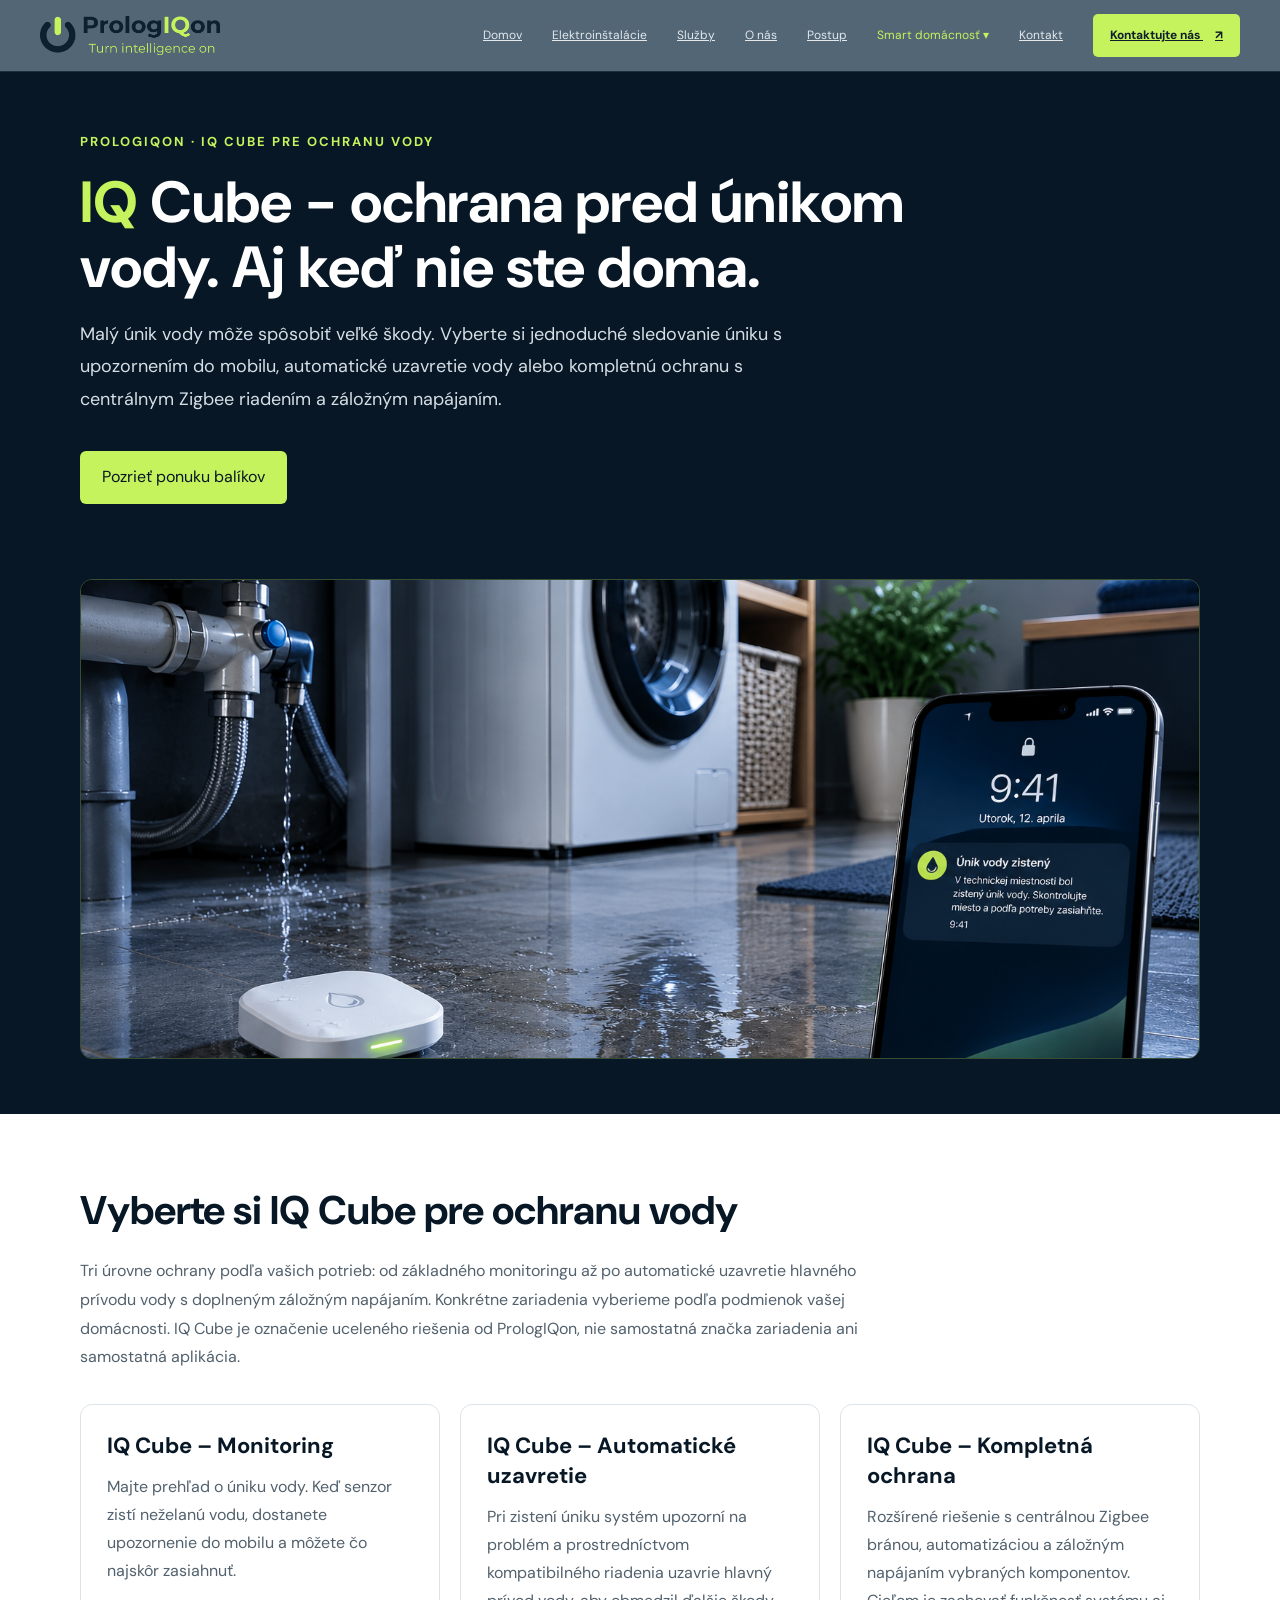
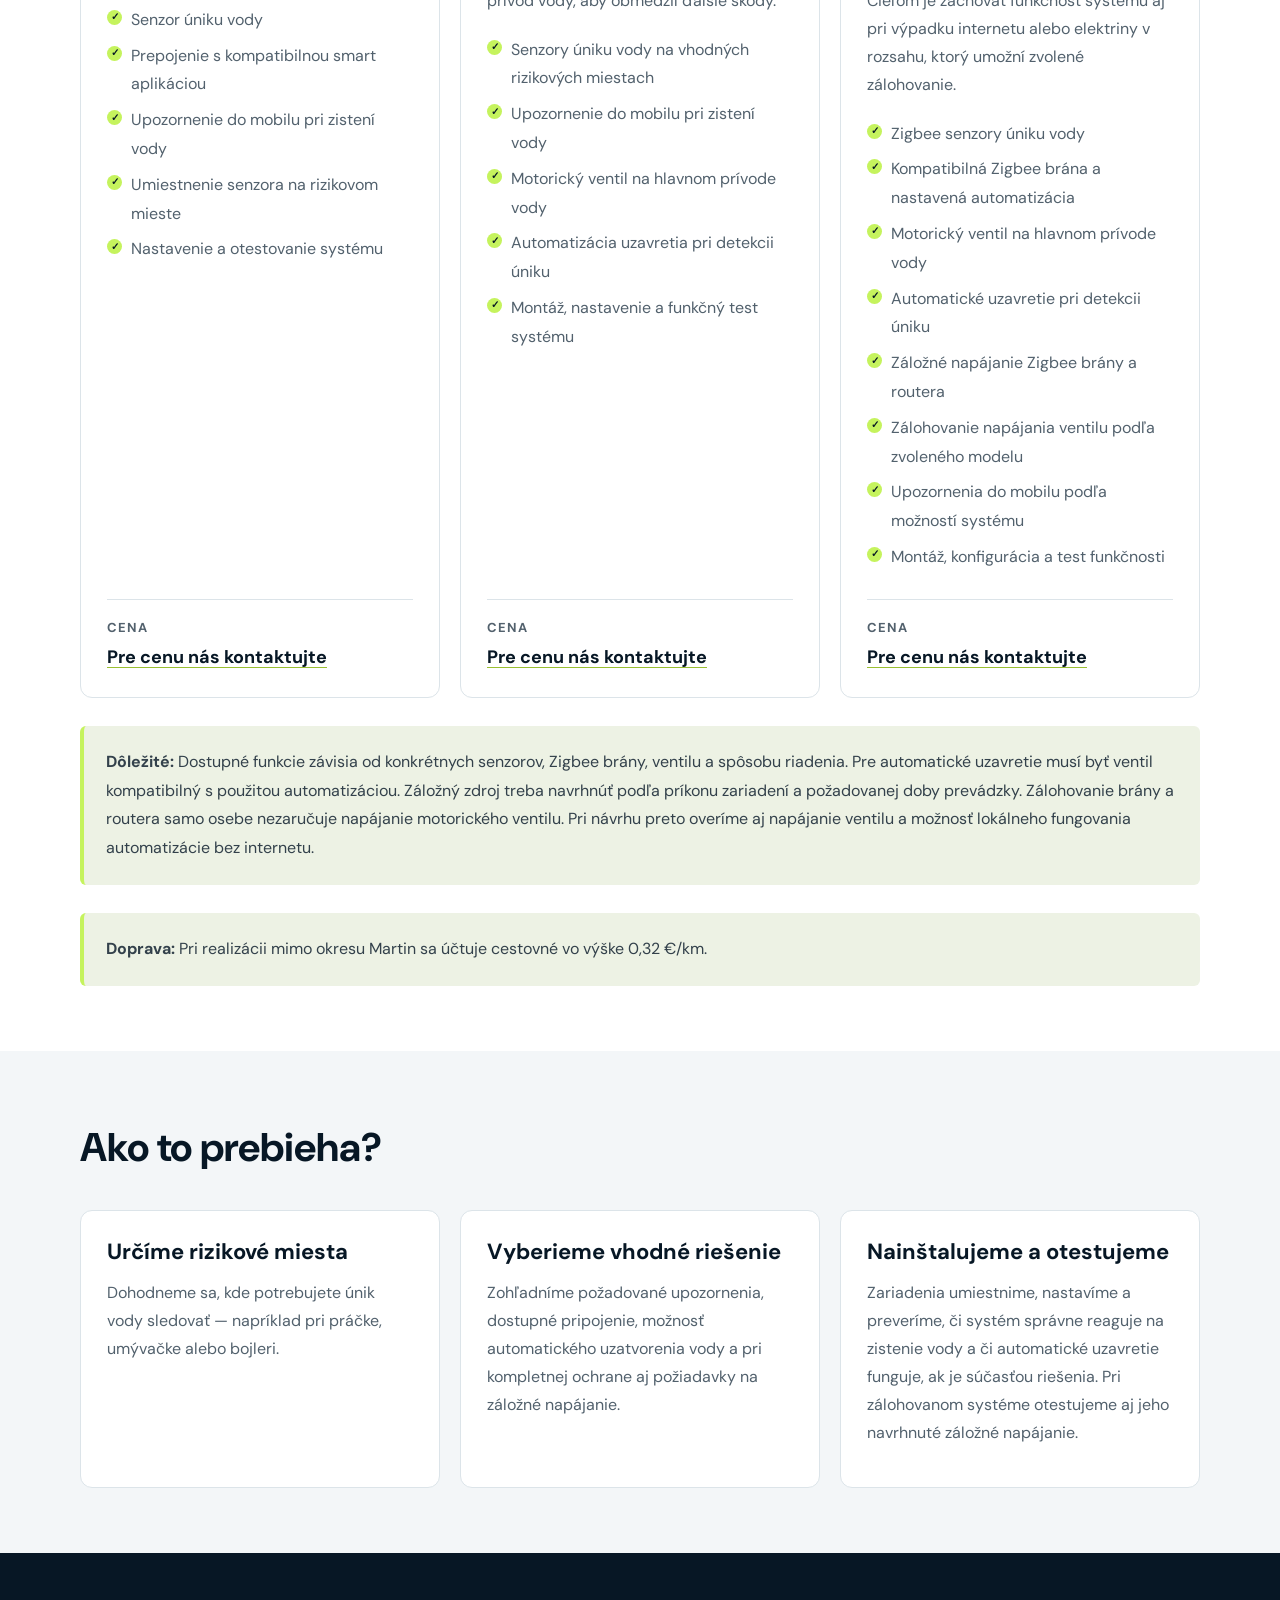
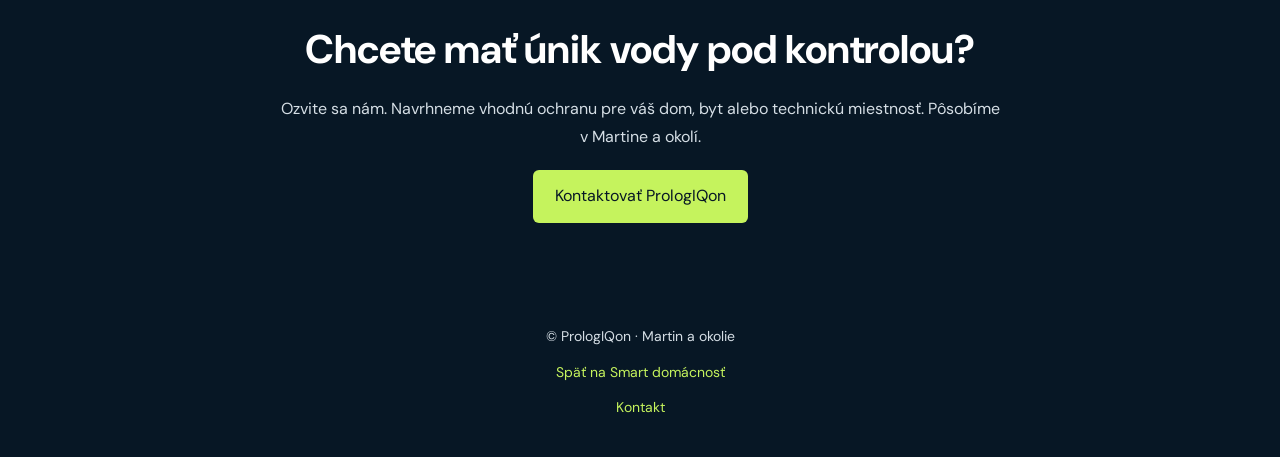
<file: smart-unik-vody.html>
<!DOCTYPE html>
<html lang="sk">
<head>
  <meta charset="UTF-8">
  <meta name="viewport" content="width=device-width, initial-scale=1.0">
  <meta name="theme-color" content="#071725">

  <title>IQ Cube – Ochrana pred únikom vody | PrologIQon</title>

  <meta name="description" content="IQ Cube od PrologIQon: ochrana pred únikom vody v dome alebo byte. Monitoring, upozornenia do mobilu a automatické uzavretie vody vrátane záložného napájania. Martin a okolie.">

  <link rel="stylesheet" href="styles.css">
  <link rel="icon" href="https://prologiqon.sk/favicon-32x32.png?v=2">

  <style>
    /* ROZBAĽOVACIA PONUKA SMART DOMÁCNOSŤ */
    .smart-nav-dropdown {
      position: relative;
    }

    .smart-nav-toggle {
      appearance: none;
      -webkit-appearance: none;
      display: inline-block;
      margin: 0;
      padding: 0;
      border: 0;
      background: transparent;
      color: #C5F35D;
      font: inherit;
      text-decoration: none;
      white-space: nowrap;
      cursor: pointer;
    }

    .smart-nav-toggle::after {
      content: " ▾";
      font-size: 12px;
    }

    .smart-nav-toggle[aria-expanded="true"]::after {
      content: " ▴";
    }

    .smart-nav-submenu {
      display: none;
      position: absolute;
      top: 100%;
      left: 0;
      z-index: 10000;
      min-width: 245px;
      padding: 8px;
      margin-top: 10px;
      background: #0d2031;
      border: 1px solid rgba(197, 243, 93, 0.35);
      border-radius: 8px;
      box-shadow: 0 10px 25px rgba(0, 0, 0, 0.25);
      flex-direction: column;
      gap: 2px;
    }

    .smart-nav-submenu a {
      display: block;
      padding: 11px 13px;
      color: #ffffff;
      text-decoration: none;
      font-size: 14px;
      line-height: 1.4;
      border-radius: 5px;
      white-space: nowrap;
    }

    .smart-nav-submenu a:hover,
    .smart-nav-submenu a:focus {
      background: rgba(197, 243, 93, 0.12);
      color: #C5F35D;
    }

    @media (max-width: 768px) {
      .smart-nav-dropdown {
        width: 100%;
      }

      .smart-nav-toggle {
        display: block;
        width: 100%;
        padding: 12px 0;
        text-align: left;
      }

      .smart-nav-submenu {
        position: static;
        min-width: 0;
        width: 100%;
        margin-top: 0;
        margin-bottom: 8px;
        box-sizing: border-box;
        box-shadow: none;
      }

      .smart-nav-submenu a {
        white-space: normal;
      }
    }

    .water-hero {
      background: #071725;
      color: #fff;
      padding: 60px 24px 75px;
    }

    .water-inner {
      max-width: 1120px;
      margin: 0 auto;
    }

    .water-label {
      color: #C5F35D;
      text-transform: uppercase;
      letter-spacing: 2px;
      font-size: 13px;
      font-weight: 700;
    }

    .water-hero h1 {
      max-width: 850px;
      font-size: clamp(36px, 5vw, 58px);
      line-height: 1.12;
      margin: 18px 0;
    }

    .water-hero p {
      max-width: 760px;
      color: #d5dee5;
      font-size: 18px;
      line-height: 1.8;
    }

    .water-button {
      display: inline-block;
      margin-top: 18px;
      padding: 14px 22px;
      border: 0;
      border-radius: 6px;
      background: #C5F35D;
      color: #071725;
      text-decoration: none;
      font-weight: 700;
      cursor: pointer;
      font: inherit;
    }

    .water-button:hover {
      filter: brightness(0.95);
    }

    /* Fotografia – rovnaký princíp ako na stránke garáže */
    .water-photo-section {
      background: #071725;
      padding: 0 24px 55px;
    }

    .water-photo {
      max-width: 1120px;
      margin: 0 auto;
      height: clamp(240px, 42vw, 480px);
      overflow: hidden;
      border-radius: 12px;
      border: 1px solid rgba(197, 243, 93, 0.25);
    }

    .water-photo img {
      display: block;
      width: 100%;
      height: 100%;
      object-fit: cover;
      object-position: center;
    }

    .water-section {
      padding: 65px 24px;
      background: #fff;
      color: #071725;
    }

    .water-section.alt {
      background: #f3f6f8;
    }

    .water-section h2 {
      font-size: clamp(28px, 4vw, 40px);
      margin: 0 0 16px;
    }

    .water-intro {
      max-width: 780px;
      color: #52616d;
      line-height: 1.8;
      margin-bottom: 30px;
    }

    .water-grid {
      display: grid;
      grid-template-columns: repeat(auto-fit, minmax(235px, 1fr));
      gap: 20px;
      margin-top: 32px;
    }

    .water-packages {
      grid-template-columns: repeat(3, minmax(0, 1fr));
      align-items: stretch;
    }

    .water-card {
      border: 1px solid #dce4e9;
      border-radius: 12px;
      padding: 26px;
      background: #fff;
      display: flex;
      flex-direction: column;
      align-items: flex-start;
      min-width: 0;
    }

    .water-card h3 {
      font-size: 22px;
      line-height: 1.35;
      margin: 0 0 12px;
    }

    .water-card p {
      color: #52616d;
      line-height: 1.75;
      margin: 0 0 14px;
    }

    /* Zelené kruhy s fajkou – bez ikon nad názvami balíkov */
    .water-card ul {
      color: #52616d;
      line-height: 1.8;
      padding-left: 0;
      margin: 0 0 20px;
      list-style: none;
      width: 100%;
    }

    .water-card li {
      position: relative;
      padding-left: 24px;
      margin: 7px 0;
    }

    .water-card li::before {
      content: "✓";
      position: absolute;
      left: 0;
      top: 4px;
      display: inline-grid;
      place-items: center;
      width: 15px;
      height: 15px;
      border-radius: 50%;
      background: #C5F35D;
      color: #071725;
      font-size: 10px;
      font-weight: 800;
      line-height: 1;
    }

    .water-price {
      border-top: 1px solid #dce4e9;
      padding-top: 18px;
      margin-top: auto;
      width: 100%;
    }

    .water-price span {
      display: block;
      color: #52616d;
      font-size: 13px;
      font-weight: 700;
      letter-spacing: 1px;
      margin-bottom: 6px;
    }

    .water-price strong {
      display: block;
      font-size: 18px;
      line-height: 1.5;
      color: #071725;
    }

    .water-price a {
      color: #071725;
      text-decoration: underline;
      text-decoration-color: #9abf30;
      text-underline-offset: 4px;
    }

    .water-note {
      margin-top: 28px;
      padding: 22px;
      background: #edf2e4;
      border-left: 4px solid #C5F35D;
      border-radius: 6px;
      color: #33414b;
      line-height: 1.8;
    }

    .water-cta {
      background: #071725;
      color: #fff;
      padding: 65px 24px;
      text-align: center;
    }

    .water-cta h2 {
      font-size: clamp(28px, 4vw, 40px);
      margin: 0 0 15px;
    }

    .water-cta p {
      max-width: 720px;
      margin: 0 auto;
      color: #d5dee5;
      line-height: 1.8;
    }

    .water-footer {
      background: #071725;
      color: #d5dee5;
      padding: 24px;
      text-align: center;
      font-size: 14px;
    }

    .water-footer a {
      color: #C5F35D;
      text-decoration: none;
    }

    @media (max-width: 900px) {
      .water-packages {
        grid-template-columns: repeat(2, minmax(0, 1fr));
      }
    }

    @media (max-width: 600px) {
      .water-hero {
        padding: 45px 20px 38px;
      }

      .water-photo-section {
        padding: 0 20px 40px;
      }

      .water-photo {
        height: 250px;
        border-radius: 8px;
      }

      .water-section {
        padding: 45px 20px;
      }

      .water-card {
        padding: 22px;
      }

      .water-packages {
        grid-template-columns: 1fr;
      }
    }
  </style>
</head>

<body>

  <header class="site-header">
    <div class="wrap nav">
      <a class="brand" href="index.html#domov">
        <img src="prologiqon%20logo%20final.png" alt="PrologIQon">
      </a>

      <button class="menu" aria-label="Otvoriť menu" aria-expanded="false">
        <i></i><i></i><i></i>
      </button>

      <nav class="links">
        <a href="index.html#domov">Domov</a>
        <a href="elektroinstalacie.html">Elektroinštalácie</a>
        <a href="index.html#sluzby">Služby</a>
        <a href="index.html#onas">O nás</a>
        <a href="index.html#postup">Postup</a>

        <div class="smart-nav-dropdown">
          <button
            type="button"
            class="smart-nav-toggle"
            aria-expanded="false"
            aria-controls="smart-nav-submenu">
            Smart domácnosť
          </button>

          <div class="smart-nav-submenu" id="smart-nav-submenu">
            <a href="smart-domacnost.html">Prehľad Smart domácnosti</a>
            <a href="smart-osvetlenie.html">Inteligentné osvetlenie</a>
            <a href="smart-kamery.html">Zabezpečenie a kamery</a>
            <a href="smart-unik-vody.html">Ochrana pred únikom vody</a>
            <a href="smart-garaz.html">Inteligentná garáž</a>
          </div>
        </div>

        <a href="index.html#kontakt">Kontakt</a>
        <a class="nav-call" href="index.html#kontakt">Kontaktujte nás <b>↗</b></a>
      </nav>
    </div>
  </header>

  <main>

    <!-- ÚVOD -->
    <section class="water-hero">
      <div class="water-inner">
        <div class="water-label">PrologIQon · IQ Cube pre ochranu vody</div>

        <h1><span style="color:#C5F35D;">IQ</span> Cube - ochrana pred únikom vody. Aj keď nie ste doma.</h1>

        <p>
          Malý únik vody môže spôsobiť veľké škody.
          Vyberte si jednoduché sledovanie úniku s upozornením
          do mobilu, automatické uzavretie vody alebo kompletnú
          ochranu s centrálnym Zigbee riadením a záložným napájaním.
        </p>

        <a class="water-button" href="#balicky">
          Pozrieť ponuku balíkov
        </a>
      </div>
    </section>

    <!-- FOTOGRAFIA -->
    <section class="water-photo-section" aria-label="Ochrana pred únikom vody">
      <div class="water-photo">
        <img
          src="unik%20vody.png"
          alt="Detekcia úniku vody v technickej miestnosti a upozornenie na mobile"
          fetchpriority="high">
      </div>
    </section>

    <!-- BALÍKY IQ CUBE -->
    <section class="water-section">
      <div class="water-inner">
        <h2>Vyberte si IQ Cube pre ochranu vody</h2>

        <p class="water-intro">
          Tri úrovne ochrany podľa vašich potrieb:
          od základného monitoringu až po automatické uzavretie
          hlavného prívodu vody s doplneným záložným napájaním.
          Konkrétne zariadenia vyberieme podľa podmienok vašej domácnosti.
          IQ Cube je označenie uceleného riešenia od PrologIQon,
          nie samostatná značka zariadenia ani samostatná aplikácia.
        </p>

        <div class="water-grid water-packages" id="balicky">

          <article class="water-card">
            <h3>IQ Cube – Monitoring</h3>

            <p>
              Majte prehľad o úniku vody. Keď senzor zistí
              neželanú vodu, dostanete upozornenie do mobilu
              a môžete čo najskôr zasiahnuť.
            </p>

            <ul>
              <li>Senzor úniku vody</li>
              <li>Prepojenie s kompatibilnou smart aplikáciou</li>
              <li>Upozornenie do mobilu pri zistení vody</li>
              <li>Umiestnenie senzora na rizikovom mieste</li>
              <li>Nastavenie a otestovanie systému</li>
            </ul>

            <div class="water-price">
              <span>CENA</span>
              <strong><a href="index.html#kontakt">Pre cenu nás kontaktujte</a></strong>
            </div>
          </article>

          <article class="water-card">
            <h3>IQ Cube – Automatické uzavretie</h3>

            <p>
              Pri zistení úniku systém upozorní na problém
              a prostredníctvom kompatibilného riadenia uzavrie
              hlavný prívod vody, aby obmedzil ďalšie škody.
            </p>

            <ul>
              <li>Senzory úniku vody na vhodných rizikových miestach</li>
              <li>Upozornenie do mobilu pri zistení vody</li>
              <li>Motorický ventil na hlavnom prívode vody</li>
              <li>Automatizácia uzavretia pri detekcii úniku</li>
              <li>Montáž, nastavenie a funkčný test systému</li>
            </ul>

            <div class="water-price">
              <span>CENA</span>
              <strong><a href="index.html#kontakt">Pre cenu nás kontaktujte</a></strong>
            </div>
          </article>

          <article class="water-card">
            <h3>IQ Cube – Kompletná ochrana</h3>

            <p>
              Rozšírené riešenie s centrálnou Zigbee bránou,
              automatizáciou a záložným napájaním vybraných
              komponentov. Cieľom je zachovať funkčnosť systému
              aj pri výpadku internetu alebo elektriny v rozsahu,
              ktorý umožní zvolené zálohovanie.
            </p>

            <ul>
              <li>Zigbee senzory úniku vody</li>
              <li>Kompatibilná Zigbee brána a nastavená automatizácia</li>
              <li>Motorický ventil na hlavnom prívode vody</li>
              <li>Automatické uzavretie pri detekcii úniku</li>
              <li>Záložné napájanie Zigbee brány a routera</li>
              <li>Zálohovanie napájania ventilu podľa zvoleného modelu</li>
              <li>Upozornenia do mobilu podľa možností systému</li>
              <li>Montáž, konfigurácia a test funkčnosti</li>
            </ul>

            <div class="water-price">
              <span>CENA</span>
              <strong><a href="index.html#kontakt">Pre cenu nás kontaktujte</a></strong>
            </div>
          </article>

        </div>

        <div class="water-note">
          <strong>Dôležité:</strong> Dostupné funkcie závisia od
          konkrétnych senzorov, Zigbee brány, ventilu a spôsobu riadenia.
          Pre automatické uzavretie musí byť ventil kompatibilný
          s použitou automatizáciou. Záložný zdroj treba navrhnúť
          podľa príkonu zariadení a požadovanej doby prevádzky.
          Zálohovanie brány a routera samo osebe nezaručuje napájanie
          motorického ventilu. Pri návrhu preto overíme aj napájanie
          ventilu a možnosť lokálneho fungovania automatizácie bez internetu.
        </div>

        <div class="water-note">
          <strong>Doprava:</strong> Pri realizácii mimo okresu Martin sa účtuje cestovné
          vo výške 0,32 €/km.
        </div>
      </div>
    </section>

    <!-- POSTUP -->
    <section class="water-section alt">
      <div class="water-inner">
        <h2>Ako to prebieha?</h2>

        <div class="water-grid">

          <article class="water-card">
            <h3>Určíme rizikové miesta</h3>

            <p>
              Dohodneme sa, kde potrebujete únik vody sledovať —
              napríklad pri práčke, umývačke alebo bojleri.
            </p>
          </article>

          <article class="water-card">
            <h3>Vyberieme vhodné riešenie</h3>

            <p>
              Zohľadníme požadované upozornenia, dostupné pripojenie,
              možnosť automatického uzatvorenia vody a pri kompletnej
              ochrane aj požiadavky na záložné napájanie.
            </p>
          </article>

          <article class="water-card">
            <h3>Nainštalujeme a otestujeme</h3>

            <p>
              Zariadenia umiestnime, nastavíme a preveríme,
              či systém správne reaguje na zistenie vody a či
              automatické uzavretie funguje, ak je súčasťou riešenia.
              Pri zálohovanom systéme otestujeme aj jeho navrhnuté
              záložné napájanie.
            </p>
          </article>

        </div>
      </div>
    </section>

    <!-- KONTAKT -->
    <section class="water-cta">
      <div class="water-inner">
        <h2>Chcete mať únik vody pod kontrolou?</h2>

        <p>
          Ozvite sa nám. Navrhneme vhodnú ochranu pre váš dom,
          byt alebo technickú miestnosť. Pôsobíme v Martine a okolí.
        </p>

        <a class="water-button" href="index.html#kontakt">
          Kontaktovať PrologIQon
        </a>
      </div>
    </section>

  </main>

  <footer class="water-footer">
    <p>© PrologIQon · Martin a okolie</p>
    <p><a href="smart-domacnost.html">Späť na Smart domácnosť</a></p>
    <p><a href="index.html#kontakt">Kontakt</a></p>
  </footer>

  <script src="script.js"></script>

  <script>
    (function () {
      const dropdown = document.querySelector(".smart-nav-dropdown");
      if (!dropdown) return;

      const toggle = dropdown.querySelector(".smart-nav-toggle");
      const submenu = dropdown.querySelector(".smart-nav-submenu");

      if (!toggle || !submenu) return;

      toggle.addEventListener("click", function (event) {
        event.preventDefault();
        event.stopPropagation();

        const isOpen = submenu.style.display === "flex";

        submenu.style.display = isOpen ? "none" : "flex";
        toggle.setAttribute("aria-expanded", String(!isOpen));
      });

      document.addEventListener("click", function (event) {
        if (!dropdown.contains(event.target)) {
          submenu.style.display = "none";
          toggle.setAttribute("aria-expanded", "false");
        }
      });

      document.addEventListener("keydown", function (event) {
        if (event.key === "Escape") {
          submenu.style.display = "none";
          toggle.setAttribute("aria-expanded", "false");
        }
      });
    })();
  </script>

</body>
</html>
</file>
<file: styles.css>
@import url('https://fonts.googleapis.com/css2?family=DM+Sans:wght@400;500;600;700&family=Manrope:wght@400;500;600;700;800&display=swap');

:root {
  --navy: #071725;
  --navy2: #0d2031;
  --lime: #c5f35d;
  --white: #fff;
  --ink: #102237;
  --muted: #637388;
  --pale: #f5f7f9;
  --line: #dfe5ea;
  --body: 'DM Sans', Arial, sans-serif;
  --head: 'Manrope', Arial, sans-serif;
}

* {
  box-sizing: border-box;
}

html {
  scroll-behavior: smooth;
  scroll-padding-top: 80px;
}

body {
  margin: 0;
  font-family: var(--body);
  color: var(--ink);
  line-height: 1.55;
}

.wrap {
  width: min(1200px, calc(100% - 54px));
  margin: auto;
}

.site-header {
  height: 72px;
  background: #526675;
  color: #fff;
  position: sticky;
  top: 0;
  z-index: 50;
  border-bottom: 1px solid #1c3041;
}

.nav {
  height: 100%;
  display: flex;
  align-items: center;
  justify-content: space-between;
}

.site-header .nav > .brand {
  margin-left: 0;
}

.brand {
  display: flex;
  align-items: center;
  gap: 10px;
  color: white;
}

.bolt {
  font-size: 48px;
  line-height: 1;
  color: var(--lime);
  font-weight: 800;
  transform: skew(-8deg);
}

.brand b {
  display: block;
  font: 800 23px var(--head);
  letter-spacing: -1.3px;
  line-height: 1;
}

.brand b span {
  color: var(--lime);
}

.brand small {
  display: block;
  font-size: 8px;
  letter-spacing: 2.2px;
  color: #b4c0cc;
  margin-top: 5px;
}

.links {
  display: flex;
  align-items: center;
  gap: 30px;
  font-size: 12px;
}

.links a {
  color: #e3e8ed;
}

.links a:hover,
.links .active {
  color: var(--lime);
}

.links .active {
  position: relative;
}

.links .active:after {
  content: "";
  position: absolute;
  bottom: -13px;
  left: 0;
  right: 0;
  height: 2px;
  background: var(--lime);
}

.nav-call {
  padding: 12px 17px;
  border-radius: 5px;
  background: var(--lime);
  color: #101d2a !important;
  font-weight: 700;
}

.nav-call b {
  margin-left: 12px;
}

.menu {
  display: none;
}

.hero {
  height: 410px;
  position: relative;
  overflow: hidden;
  background: var(--navy);
  color: white;
}

.hero-photo {
  position: absolute;
  inset: 0 0 0 30%;
  background: linear-gradient(90deg, #071725 0%, #07172525 40%, #07172508 100%), url('https://images.unsplash.com/photo-1600607687939-ce8a6c25118c?auto=format&fit=crop&w=1800&q=85') center 55%/cover no-repeat;
}

.hero-shade {
  position: absolute;
  inset: 0;
  background: linear-gradient(90deg, #061523 0%, #061523 29%, #061523d9 40%, transparent 74%);
}

.hero-inner {
  position: relative;
  height: 100%;
  display: flex;
  align-items: center;
  justify-content: space-between;
}

.hero-copy {
  max-width: 520px;
  padding: 25px 0;
}

.eyebrow {
  font-size: 10px;
  letter-spacing: 1.5px;
  font-weight: 700;
  color: var(--lime);
  display: flex;
  align-items: center;
  gap: 10px;
}

.eyebrow > span {
  width: 24px;
  height: 3px;
  background: var(--lime);
  display: inline-block;
}

.hero h1,
.contact h2 {
  font: 800 clamp(36px, 4vw, 52px)/1.12 var(--head);
  letter-spacing: -1.8px;
  margin: 17px 0 12px;
}

.hero h1 em,
.contact h2 em {
  font-style: normal;
  color: var(--lime);
}

.hero-copy p {
  max-width: 485px;
  color: #e0e6ec;
  font-size: 14px;
  line-height: 1.75;
  margin-bottom: 20px;
}

.btn {
  display: inline-flex;
  align-items: center;
  justify-content: space-between;
  gap: 25px;
  border: 0;
  border-radius: 28px;
  background: var(--lime);
  color: #0b1a27;
  font: 700 12px var(--body);
  padding: 13px 21px;
  cursor: pointer;
  text-decoration: none;
}

.btn:hover {
  background: #d8ff8a;
}

.btn b {
  font-size: 18px;
}

.hero-side {
  align-self: stretch;
  min-width: 210px;
  position: relative;
}

.camera {
  position: absolute;
  right: 0;
  top: 26px;
  width: 115px;
  height: 55px;
  transform: rotate(-8deg);
}

.camera-body {
  position: absolute;
  right: 0;
  top: 7px;
  width: 90px;
  height: 40px;
  background: linear-gradient(#d5dde2, #8796a2);
  border-radius: 7px 14px 14px 7px;
  box-shadow: inset 0 -5px 0 #6c7a87;
}

.camera-lens {
  position: absolute;
  z-index: 2;
  left: 5px;
  top: 14px;
  width: 28px;
  height: 28px;
  border-radius: 50%;
  background: radial-gradient(circle at 45% 40%, #4c7184 0 10%, #0a1722 25% 52%, #45515a 57% 67%, #121e2a 70%);
  border: 3px solid #778692;
}

.camera-arm {
  position: absolute;
  right: 18px;
  top: 43px;
  width: 9px;
  height: 24px;
  background: #8996a2;
}

.handwritten {
  position: absolute;
  right: 3px;
  bottom: 44px;
  font: italic 22px Georgia, serif;
  transform: rotate(-8deg);
  white-space: nowrap;
}

.handwritten span {
  position: absolute;
  bottom: -7px;
  left: 20%;
  width: 80%;
  height: 4px;
  background: var(--lime);
  transform: rotate(-3deg);
  border-radius: 50%;
}

.service-strip {
  background: #071725;
  color: #fff;
  padding: 30px 0 33px;
  border-top: 1px solid #23384a;
}

.service-grid {
  display: grid;
  grid-template-columns: repeat(4, 1fr);
}

.service {
  padding: 0 27px;
  border-right: 1px solid #1b3447;
}

.service:first-child {
  padding-left: 8px;
}

.service:last-child {
  border: 0;
}

.line-icon {
  font-size: 37px;
  color: var(--lime);
  height: 45px;
  font-weight: 400;
}

.service h2 {
  font: 700 15px var(--head);
  margin: 9px 0 7px;
}

.service p {
  font-size: 11px;
  line-height: 1.7;
  color: #c1cbd5;
  min-height: 56px;
  margin: 0 0 10px;
}

.service a {
  font-size: 10px;
  color: var(--lime);
  font-weight: 600;
}

.service a b {
  margin-left: 5px;
}

.about {
  background: #f8fafb;
  padding: 55px 0;
}

.about-grid {
  display: grid;
  grid-template-columns: 1.1fr 1fr .43fr;
  gap: 36px;
  align-items: center;
}

.work-photo {
  height: 260px;
  background: linear-gradient(135deg, #0a1a29, #344657);
  border-radius: 3px;
  position: relative;
  overflow: hidden;
  padding: 23px;
  display: flex;
  align-items: center;
  justify-content: center;
}

.work-photo:before {
  content: "";
  position: absolute;
  inset: 0;
  background: linear-gradient(120deg, #102b3b88, #08142130), repeating-linear-gradient(90deg, transparent 0 30px, #ffffff0a 31px 32px);
}

.photo-label {
  position: absolute;
  top: 15px;
  left: 17px;
  right: 17px;
  color: #d7e0e7;
  font-size: 8px;
  letter-spacing: 1.3px;
  display: flex;
  justify-content: space-between;
}

.photo-label span {
  color: var(--lime);
}

.electric-panel {
  position: relative;
  width: 80%;
  background: #cbd4d8;
  border: 7px solid #7b8991;
  border-radius: 4px;
  padding: 14px;
  box-shadow: 0 15px 35px #0005;
}

.panel-top {
  font-size: 8px;
  letter-spacing: 1.5px;
  display: flex;
  justify-content: space-between;
  color: #273746;
}

.panel-top i {
  height: 7px;
  width: 7px;
  background: var(--lime);
  border-radius: 50%;
}

.panel-row {
  display: flex;
  gap: 5px;
  margin-top: 12px;
}

.panel-row b {
  height: 80px;
  flex: 1;
  background: linear-gradient(90deg, #e7ebec, #9ba8b1, #e3e7e9);
  border: 1px solid #82919a;
  border-radius: 2px;
  position: relative;
}

.panel-row b:after {
  content: "";
  position: absolute;
  top: 14px;
  left: 5px;
  right: 5px;
  height: 22px;
  background: #263848;
}

.panel-wires {
  display: flex;
  gap: 8px;
  margin-top: 13px;
}

.panel-wires i {
  height: 4px;
  flex: 1;
  background: #4d6b80;
}

.panel-wires i:nth-child(2) {
  background: #c6df54;
}

.panel-bottom {
  font-size: 7px;
  letter-spacing: 1.5px;
  color: #263746;
  margin-top: 10px;
}

.dark {
  color: #293b4e;
}

.about-copy h2 {
  font: 800 28px/1.22 var(--head);
  letter-spacing: -.7px;
  margin: 12px 0;
}

.about-copy h2 em {
  font-style: normal;
  color: #1c3548;
}

.about-copy p {
  font-size: 12px;
  color: #52657a;
  line-height: 1.85;
}

.about-copy ul {
  padding: 0;
  list-style: none;
  margin: 15px 0 0;
}

.about-copy li {
  font-size: 11px;
  margin: 8px 0;
  color: #2d4054;
}

.about-copy li:before {
  content: "✓";
  display: inline-grid;
  place-items: center;
  width: 15px;
  height: 15px;
  border-radius: 50%;
  background: var(--lime);
  font-size: 10px;
  font-weight: 800;
  margin-right: 9px;
}

.about blockquote {
  border-left: 1px solid #d7dfe5;
  padding: 20px 0 20px 24px;
  margin: 0;
  color: #243a50;
}

.about blockquote > span {
  font: 700 48px Georgia;
  color: var(--lime);
  line-height: .8;
}

.about blockquote p {
  font: italic 17px/1.6 Georgia, serif;
}

.about cite {
  font-size: 11px;
  font-style: normal;
  color: #65758a;
}

.steps {
  background: #071725;
  color: #fff;
  padding: 42px 0 52px;
}

.steps h2 {
  font: 800 24px var(--head);
  letter-spacing: -.5px;
  margin: 9px 0 28px;
}

.steps-grid {
  display: grid;
  grid-template-columns: repeat(4, 1fr);
  gap: 25px;
}

.steps-grid article {
  position: relative;
  text-align: center;
  padding: 0 13px;
}

.step-number {
  width: 36px;
  height: 36px;
  border-radius: 50%;
  background: var(--lime);
  color: #0b1a27;
  font-weight: 800;
  display: grid;
  place-items: center;
  margin: 0 auto 10px;
}

.step-icon {
  position: absolute;
  top: 0;
  left: calc(50% + 27px);
  width: 36px;
  height: 36px;
  border: 2px solid #29455b;
  border-radius: 50%;
  display: grid;
  place-items: center;
  font-size: 16px;
}

.steps-grid h3 {
  font: 700 13px var(--head);
  margin: 12px 0 7px;
}

.steps-grid p {
  font-size: 10px;
  line-height: 1.7;
  color: #c0cad4;
  max-width: 220px;
  margin: auto;
}

.contact {
  background: #0b1c2c;
  color: #fff;
  padding: 65px 0;
}

.contact-grid {
  display: grid;
  grid-template-columns: 1fr .9fr;
  gap: 90px;
  align-items: start;
}

.contact h2 {
  font-size: 42px;
}

.contact > div > p,
.contact-grid > div > p {
  font-size: 13px;
  line-height: 1.8;
  color: #bdc8d2;
  max-width: 430px;
}

.contact-facts {
  display: flex;
  gap: 28px;
  margin-top: 30px;
}

.contact-facts > div {
  display: flex;
  gap: 12px;
  align-items: center;
}

.contact-facts > div > b {
  color: var(--lime);
  font-size: 23px;
}

.contact-facts small,
.contact-facts strong {
  display: block;
}

.contact-facts small {
  font-size: 8px;
  letter-spacing: 1.2px;
  color: #91a0b0;
}

.contact-facts strong {
  font-size: 11px;
  margin-top: 3px;
}

.contact form {
  background: #fff;
  color: #13283b;
  padding: 25px;
  border-radius: 6px;
}

.form-head {
  display: flex;
  justify-content: space-between;
  border-bottom: 1px solid #e2e7eb;
  padding-bottom: 14px;
  margin-bottom: 15px;
  font-size: 9px;
  letter-spacing: 1px;
}

.form-head span {
  color: #8391a0;
}

.contact label {
  display: block;
  font-size: 10px;
  font-weight: 700;
  margin: 12px 0 5px;
}

.contact input,
.contact select,
.contact textarea {
  display: block;
  width: 100%;
  border: 1px solid #d9e0e6;
  background: #f8fafb;
  border-radius: 3px;
  padding: 11px;
  font: 11px var(--body);
  color: #13283b;
}

.contact textarea {
  resize: vertical;
}

.contact form .btn {
  width: 100%;
  margin-top: 15px;
}

.form-note {
  font-size: 9px;
  line-height: 1.6;
  color: #7c8996;
  margin-bottom: 0;
}

footer {
  background: #050f19;
  color: #fff;
}

.footer-top {
  display: flex;
  align-items: center;
  justify-content: space-between;
  padding: 28px 0;
  border-bottom: 1px solid #203041;
}

.footer-top p {
  font-size: 11px;
  color: #9daab7;
  line-height: 1.8;
}

.footer-top > a:last-child {
  font-size: 9px;
  letter-spacing: 1px;
  color: #bdc7d0;
}

.footer-bottom {
  display: flex;
  justify-content: space-between;
  padding: 14px 0;
  color: #788798;
  font-size: 9px;
}

@media (max-width: 850px) {
  .links {
    gap: 15px;
  }

  .links a {
    font-size: 11px;
  }

  .nav-call {
    padding: 10px;
  }

  .hero-side {
    min-width: 150px;
  }

  .about-grid {
    grid-template-columns: 1fr 1fr;
  }

  .about blockquote {
    grid-column: 2;
    border-left: 0;
    padding: 0;
  }

  .service {
    padding: 0 15px;
  }

  .contact-grid {
    gap: 40px;
  }
}

@media (max-width: 650px) {
  .wrap {
    width: calc(100% - 34px);
  }

  .site-header {
    height: 66px;
  }

  .bolt {
    font-size: 40px;
  }

  .brand b {
    font-size: 20px;
  }

  .menu {
    display: flex;
    flex-direction: column;
    gap: 5px;
    background: none;
    border: 0;
  }

  .menu i {
    display: block;
    width: 24px;
    height: 2px;
    background: white;
  }

  .links {
    display: none;
    position: absolute;
    top: 66px;
    left: 0;
    right: 0;
    background: #F4F7F9;
    padding: 16px 22px 22px;
    flex-direction: column;
    align-items: stretch;
    gap: 0;
  }

  .links.open {
    display: flex;
  }

  .links a {
    padding: 12px 0;
  }

  .links .active:after {
    display: none;
  }

  .links .nav-call {
    padding: 12px 15px;
    margin-top: 8px;
  }

  .hero {
    height: auto;
    min-height: 560px;
  }

  .hero-photo {
    inset: 0;
    background-position: center;
    background-image: linear-gradient(90deg, #061523ed, #06152399), url('https://images.unsplash.com/photo-1600607687939-ce8a6c25118c?auto=format&fit=crop&w=1200&q=80');
  }

  .hero-shade {
    background: linear-gradient(0deg, #061523 0%, #06152360 80%, #06152355);
  }

  .hero-inner {
    align-items: flex-start;
  }

  .hero-copy {
    padding: 55px 0 180px;
  }

  .hero h1 {
    font-size: 40px;
  }

  .hero-copy p {
    font-size: 13px;
  }

  .hero-side {
    position: absolute;
    bottom: 0;
    right: 0;
    height: 170px;
    width: 100%;
  }

  .hero-side .camera,
  .hero-side .camera-body,
  .hero-side .camera-lens,
  .hero-side .camera-arm {
    display: none !important;
  }

  .hero-side > img {
    width: 100%;
    height: auto;
    display: block;
    border-radius: 12px;
    position: relative;
    z-index: 1;
  }

  .hero-side .handwritten {
    z-index: 2;
  }

  .service-grid {
    grid-template-columns: 1fr 1fr;
    gap: 0;
  }

  .service {
    padding: 18px 12px;
    border-bottom: 1px solid #1b3447;
  }

  .service:first-child {
    padding-left: 12px;
  }

  .service:nth-child(2) {
    border-right: 0;
  }

  .service:nth-child(3) {
    padding-left: 12px;
  }

  .service h2 {
    font-size: 13px;
  }

  .service p {
    min-height: 70px;
    font-size: 10px;
  }

  .line-icon {
    font-size: 30px;
  }

  .about {
    padding: 38px 0;
  }

  .about-grid {
    grid-template-columns: 1fr;
    gap: 25px;
  }

  .work-photo {
    height: 235px;
  }

  .about-copy h2 {
    font-size: 27px;
  }

  .about blockquote {
    grid-column: auto;
    border-left: 1px solid #d7dfe5;
    padding-left: 20px;
  }

  .steps-grid {
    grid-template-columns: 1fr 1fr;
    gap: 28px 12px;
  }

  .steps h2 {
    font-size: 22px;
  }

  .step-icon {
    left: calc(50% + 23px);
    width: 30px;
    height: 30px;
  }

  .step-number {
    width: 32px;
    height: 32px;
  }

  .contact {
    padding: 45px 0;
  }

  .contact-grid {
    grid-template-columns: 1fr;
    gap: 30px;
  }

  .contact h2 {
    font-size: 38px;
  }

  .contact-facts {
    flex-direction: column;
    gap: 17px;
  }

  .contact form {
    padding: 20px;
  }

  .footer-top {
    flex-wrap: wrap;
    gap: 14px;
  }

  .footer-top p {
    order: 3;
    width: 100%;
  }

  .footer-bottom {
    flex-direction: column;
    gap: 8px;
  }
}

.contact-facts a {
  color: #C5F35D;
  white-space: nowrap;
  text-decoration: none;
  margin-right: 30px;
}

.contact-facts strong {
  white-space: nowrap;
}

.footer-logo img {
  display: block;
  width: 180px;
  height: auto;
  max-width: 100%;
}

.site-header .brand img {
  display: block;
  width: 180px;
  height: auto;
  max-height: 58px;
  object-fit: contain;
}

/* Výrazné potvrdenie odoslania kontaktného formulára */
.contact .form-note {
  margin-top: 18px;
  padding: 16px 18px;
  border-radius: 8px;
  background: #e5f7e9;
  border: 2px solid #248a45;
  color: #176b32;
  font-size: 16px;
  font-weight: 700;
  line-height: 1.5;
}

/* Po úspešnom odoslaní */
.contact .form-note.success {
  background: #d9fbe2;
  border: 2px solid #16803a;
  color: #125c2c;
  font-size: 17px;
  font-weight: 800;
  padding: 20px;
  box-shadow: 0 3px 12px rgba(22, 128, 58, 0.15);
}

/* Ostrý obrázok inteligentnej domácnosti v sekcii O nás */
.work-photo {
  background-image: url('photo.png') !important;
  background-position: center center !important;
  background-size: 100% 100% !important;
  background-repeat: no-repeat !important;
  filter: none !important;
  opacity: 1 !important;
}

.work-photo::before {
  display: none !important;
}

.work-photo > * {
  display: none !important;
}

/* Oprava horného loga PrologIQon */
.site-header .nav {
  position: relative;
}

.site-header .nav > .brand {
  display: flex !important;
  flex: 0 0 auto;
  margin-left: 0 !important;
  visibility: visible !important;
  opacity: 1 !important;
  position: relative;
  z-index: 2;
}

.site-header .nav > .brand img {
  display: block !important;
  width: 180px !important;
  height: auto !important;
  max-height: 58px;
  object-fit: contain;
  visibility: visible !important;
  opacity: 1 !important;
}

@media (max-width: 650px) {
  .site-header .nav > .brand img {
    width: 150px !important;
    max-height: 54px;
  }
}

/* Jednotná farba hlavičky na mobile aj počítači */
.site-header {
  background-color: #526675 !important;
}

/* Odkaz na ochranu osobných údajov pod kontaktným formulárom */
.contact .form-note a,
.contact .form-note a:visited {
  color: inherit !important;
  text-decoration: underline;
  text-decoration-color: transparent;
  text-underline-offset: 3px;
}

.contact .form-note a:hover,
.contact .form-note a:focus-visible {
  color: #071725 !important;
  text-decoration-color: currentColor;
}

/* Odkaz na ochranu osobných údajov v pätičke */
.footer-bottom a,
.footer-bottom a:visited {
  color: inherit !important;
  text-decoration: none;
  transition: color 0.2s ease;
}

.footer-bottom a:hover,
.footer-bottom a:focus-visible {
  color: #C5F35D !important;
  text-decoration: underline;
  text-underline-offset: 3px;
}

/* KONEČNÁ OPRAVA FARBY HLAVIČKY NA MOBILE */
@media screen and (max-width: 650px) {
  header.site-header,
  .site-header,
  .site-header .nav {
    background: #526675 !important;
    background-color: #526675 !important;
  }
}
/* Oprava farby hornej hlavičky na mobile */
@media screen and (max-width: 650px) {
  body header.site-header,
  body header.site-header > .wrap.nav,
  body header.site-header .brand {
    background-color: #526675 !important;
    background-image: none !important;
  }
}

/* Oprava mobilneho hamburgeroveho menu: tmave pozadie a citatelne odkazy */
@media screen and (max-width: 650px) {
  body header.site-header .links {
    position: absolute !important;
    top: 66px !important;
    left: 0 !important;
    right: 0 !important;
    flex-direction: column !important;
    align-items: stretch !important;
    gap: 0 !important;
    padding: 16px 22px 22px !important;
    background: #071725 !important;
    background-color: #071725 !important;
    background-image: none !important;
    border: 1px solid rgba(255, 255, 255, 0.15) !important;
    box-shadow: 0 12px 28px rgba(0, 0, 0, 0.35) !important;
    z-index: 9999 !important;
  }

  body header.site-header .links:not(.open) {
    display: none !important;
  }

  body header.site-header .links.open {
    display: flex !important;
  }

  body header.site-header .links a,
  body header.site-header .links a:visited {
    display: block !important;
    padding: 12px 0 !important;
    color: #FFFFFF !important;
    background: transparent !important;
    border-top: 1px solid rgba(255, 255, 255, 0.12);
    text-decoration: none !important;
  }

  body header.site-header .links a:hover,
  body header.site-header .links a:focus,
  body header.site-header .links a.active {
    color: #C5F35D !important;
  }

  body header.site-header .links .active:after {
    display: none !important;
  }

  body header.site-header .links a.nav-call,
  body header.site-header .links a.nav-call:visited {
    color: #071725 !important;
    background: #C5F35D !important;
    padding: 12px 15px !important;
    margin-top: 8px !important;
    border-top: 0 !important;
    border-radius: 5px !important;
  }
}
</file>
